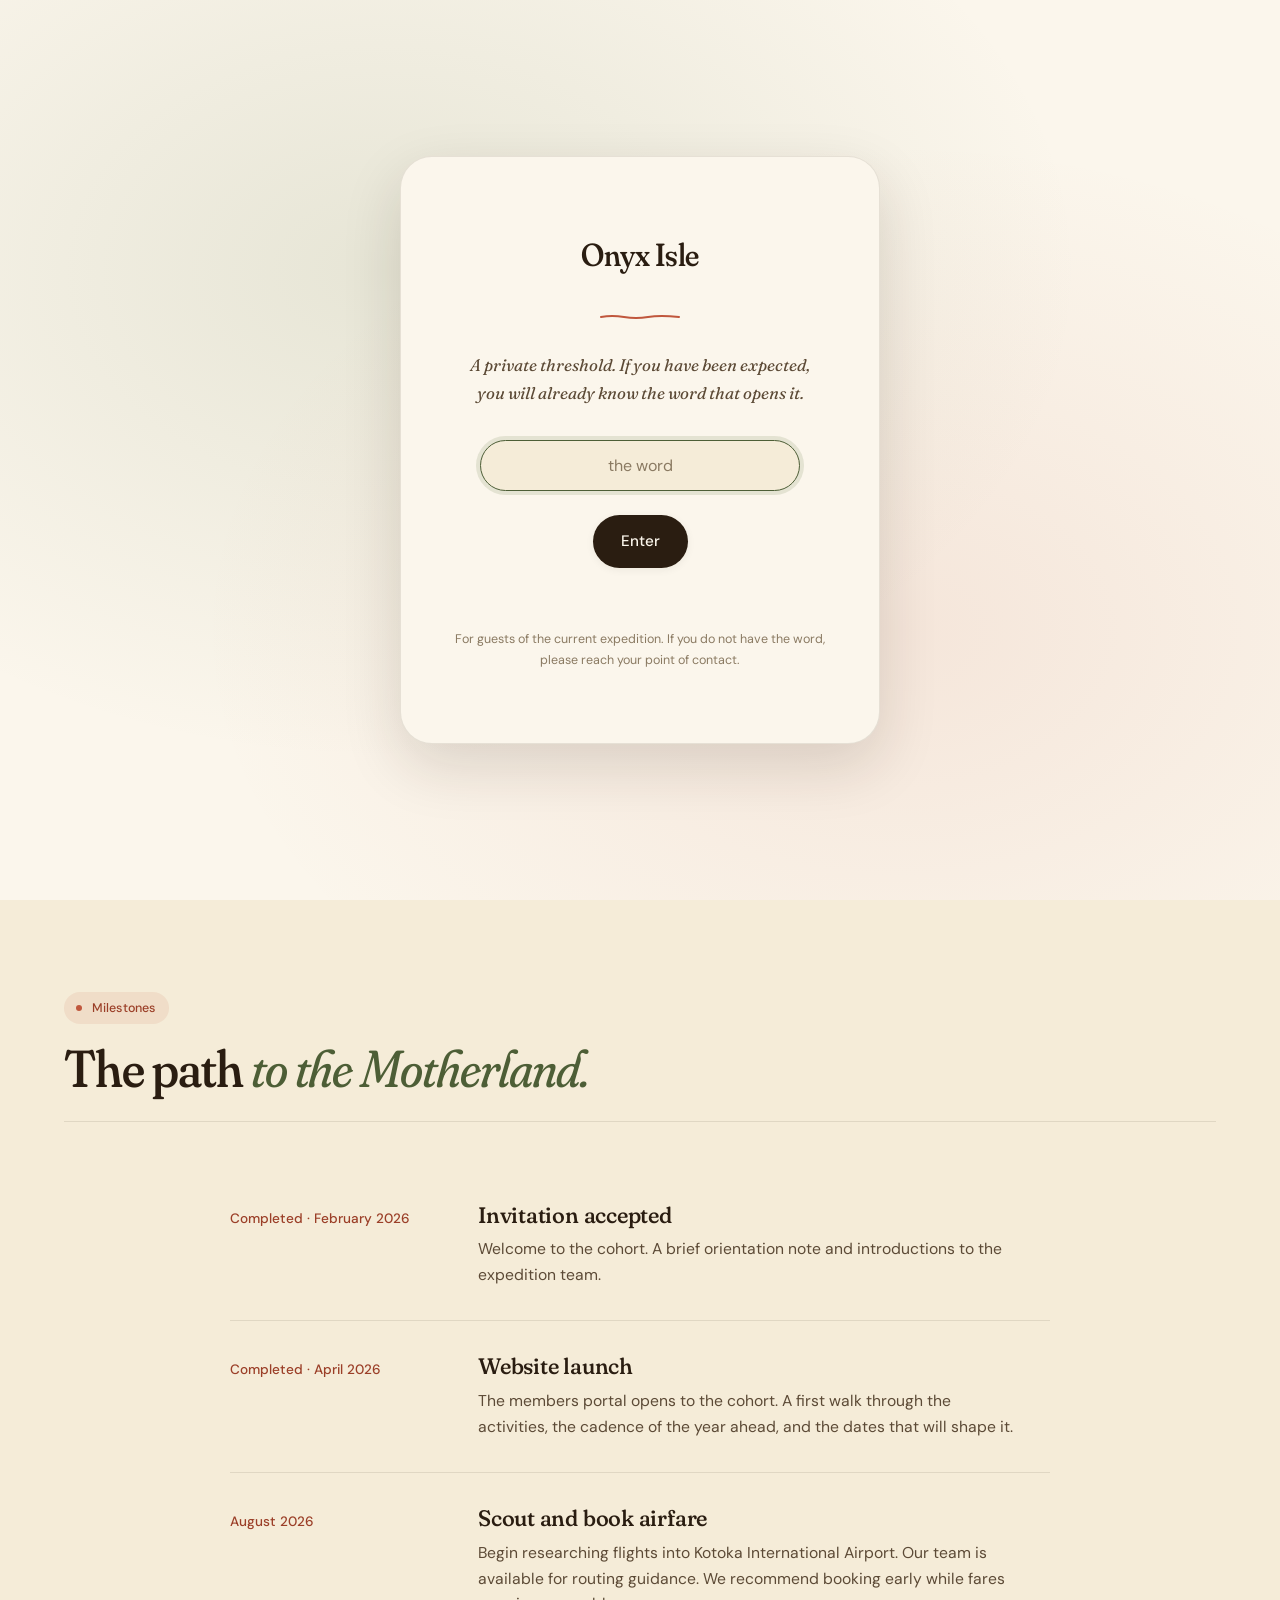
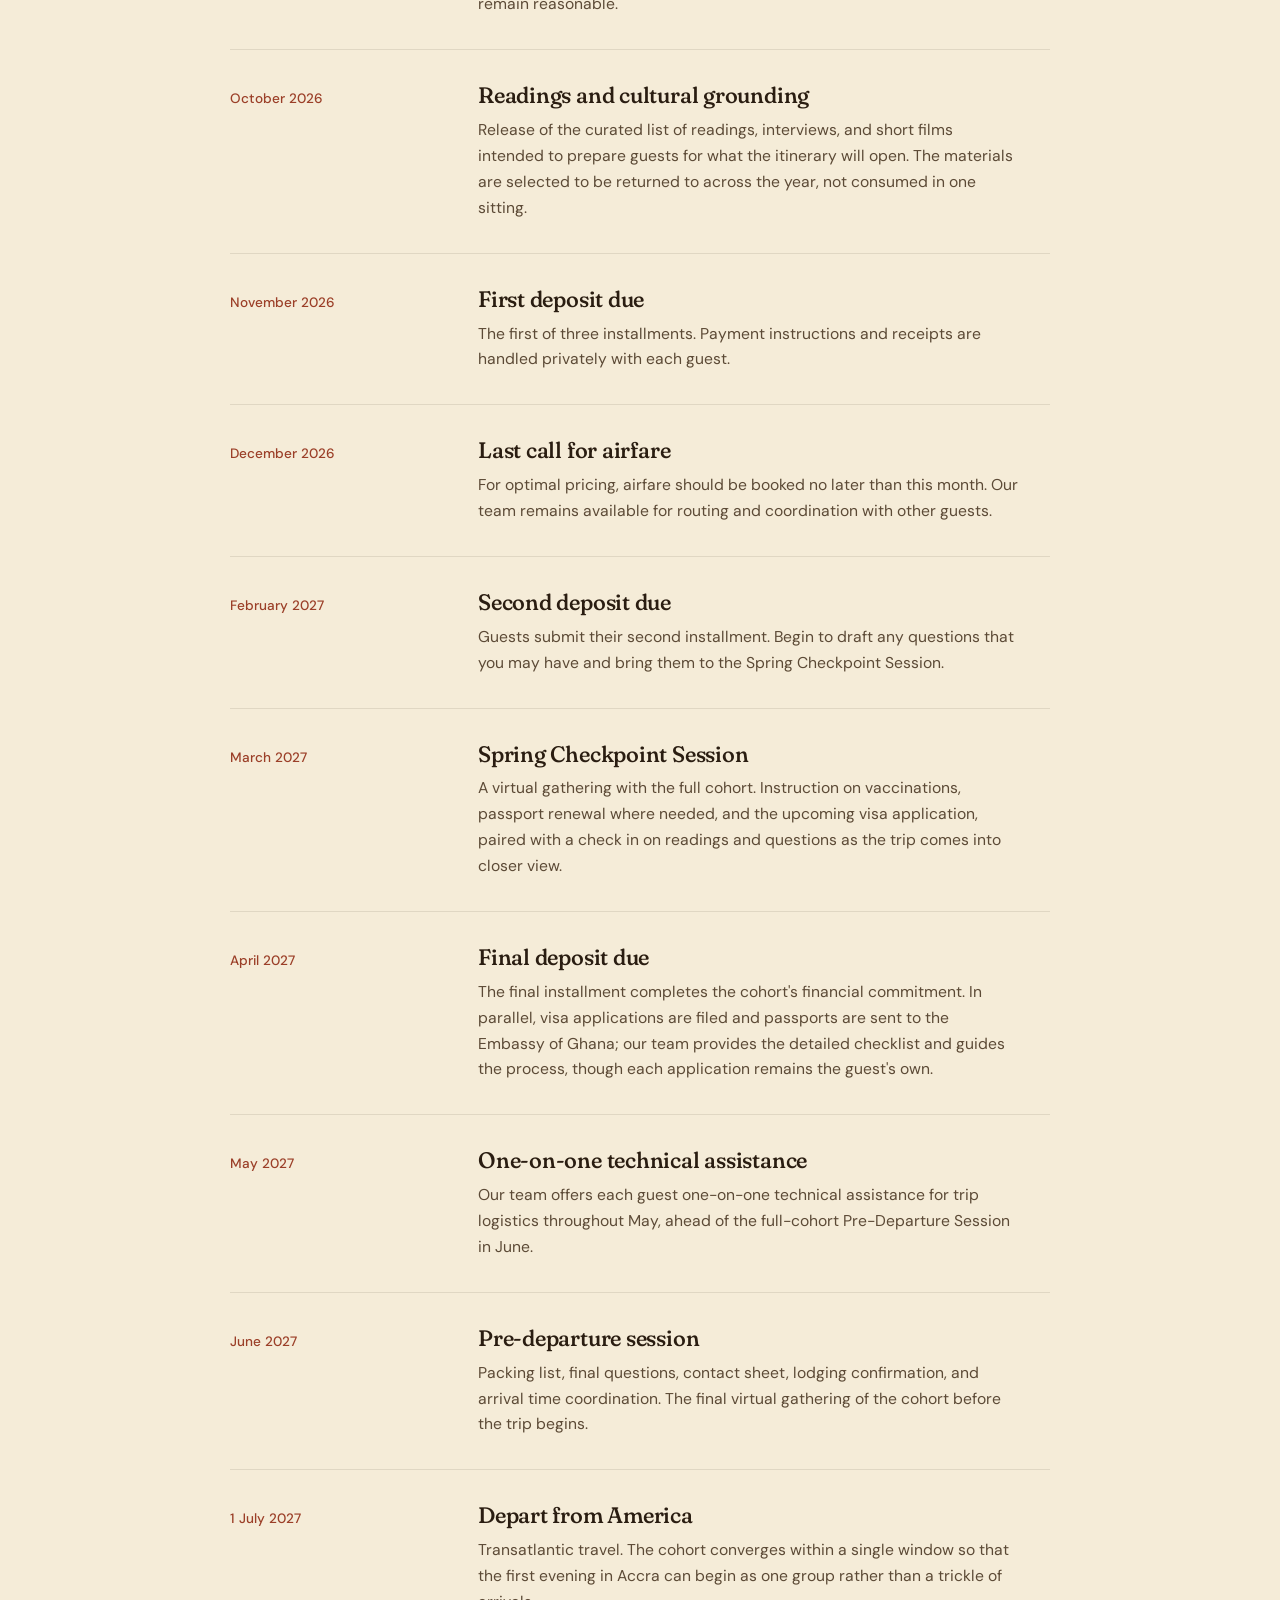
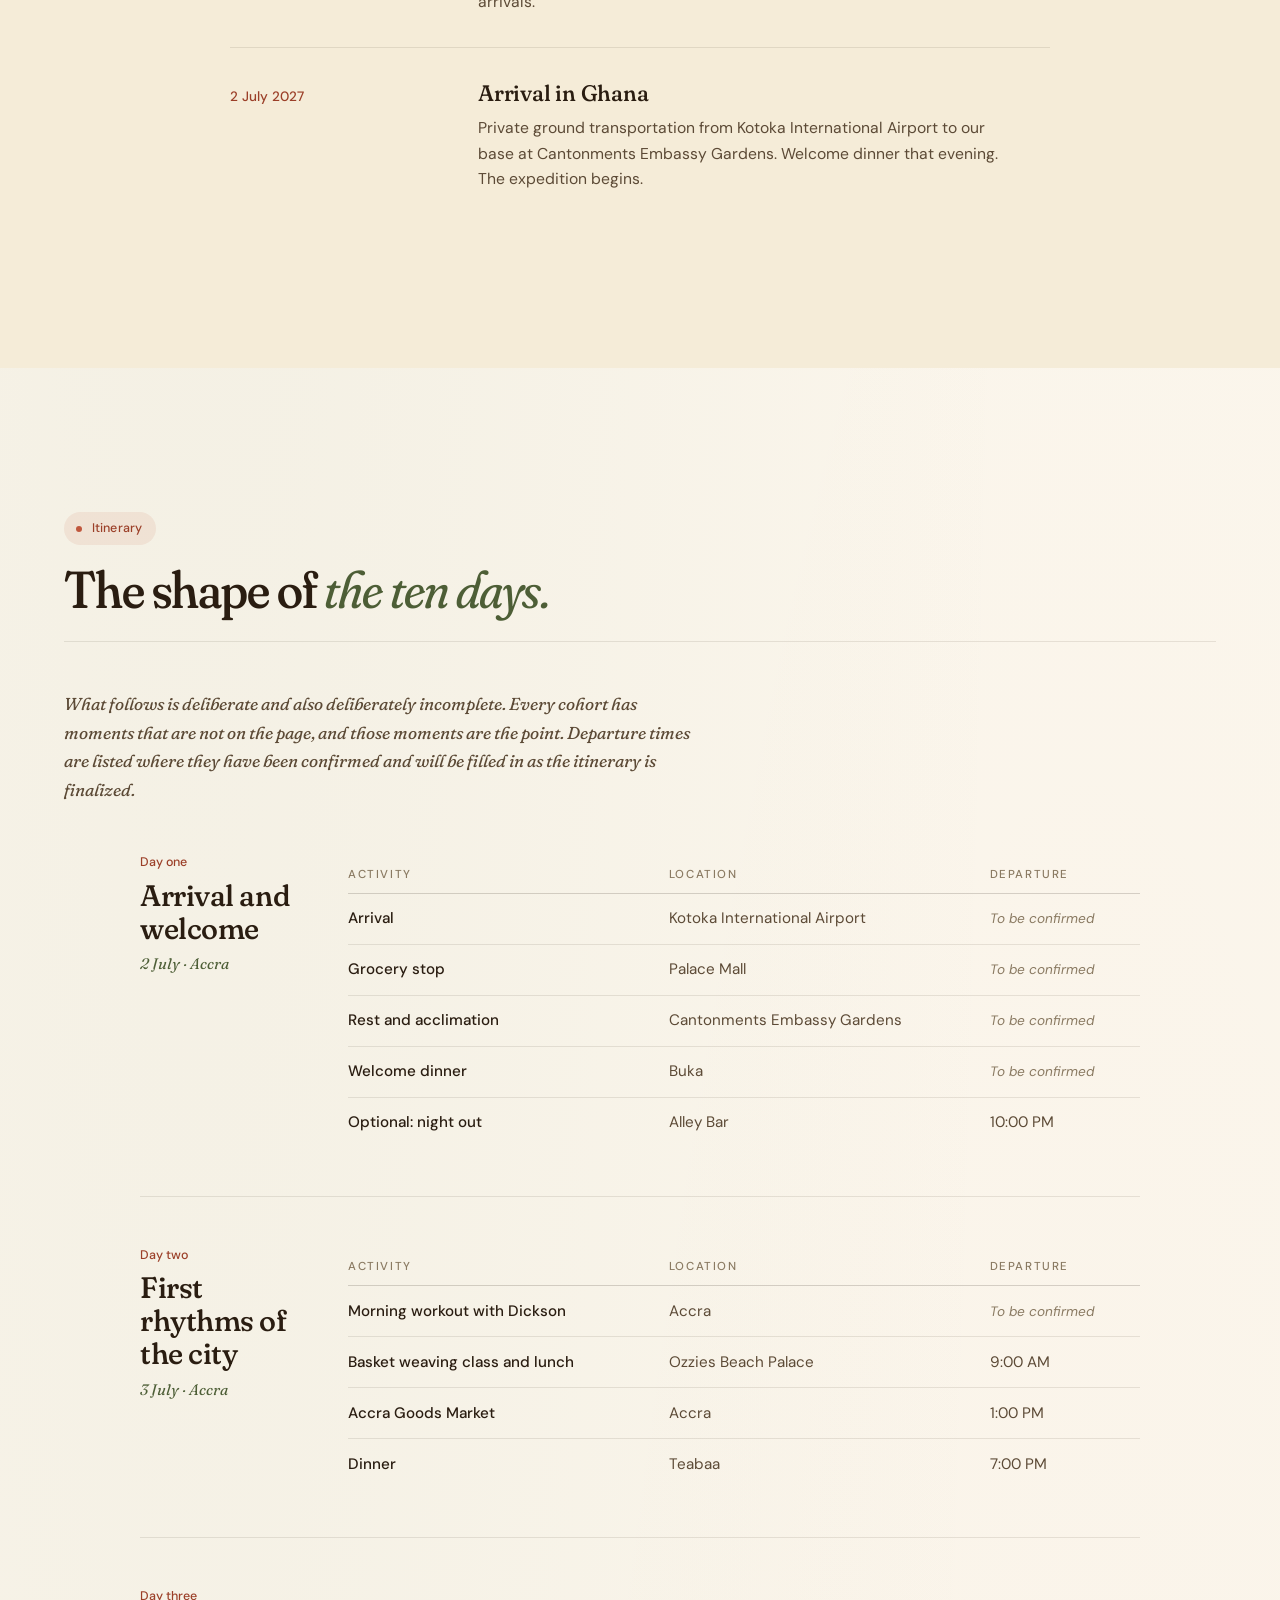
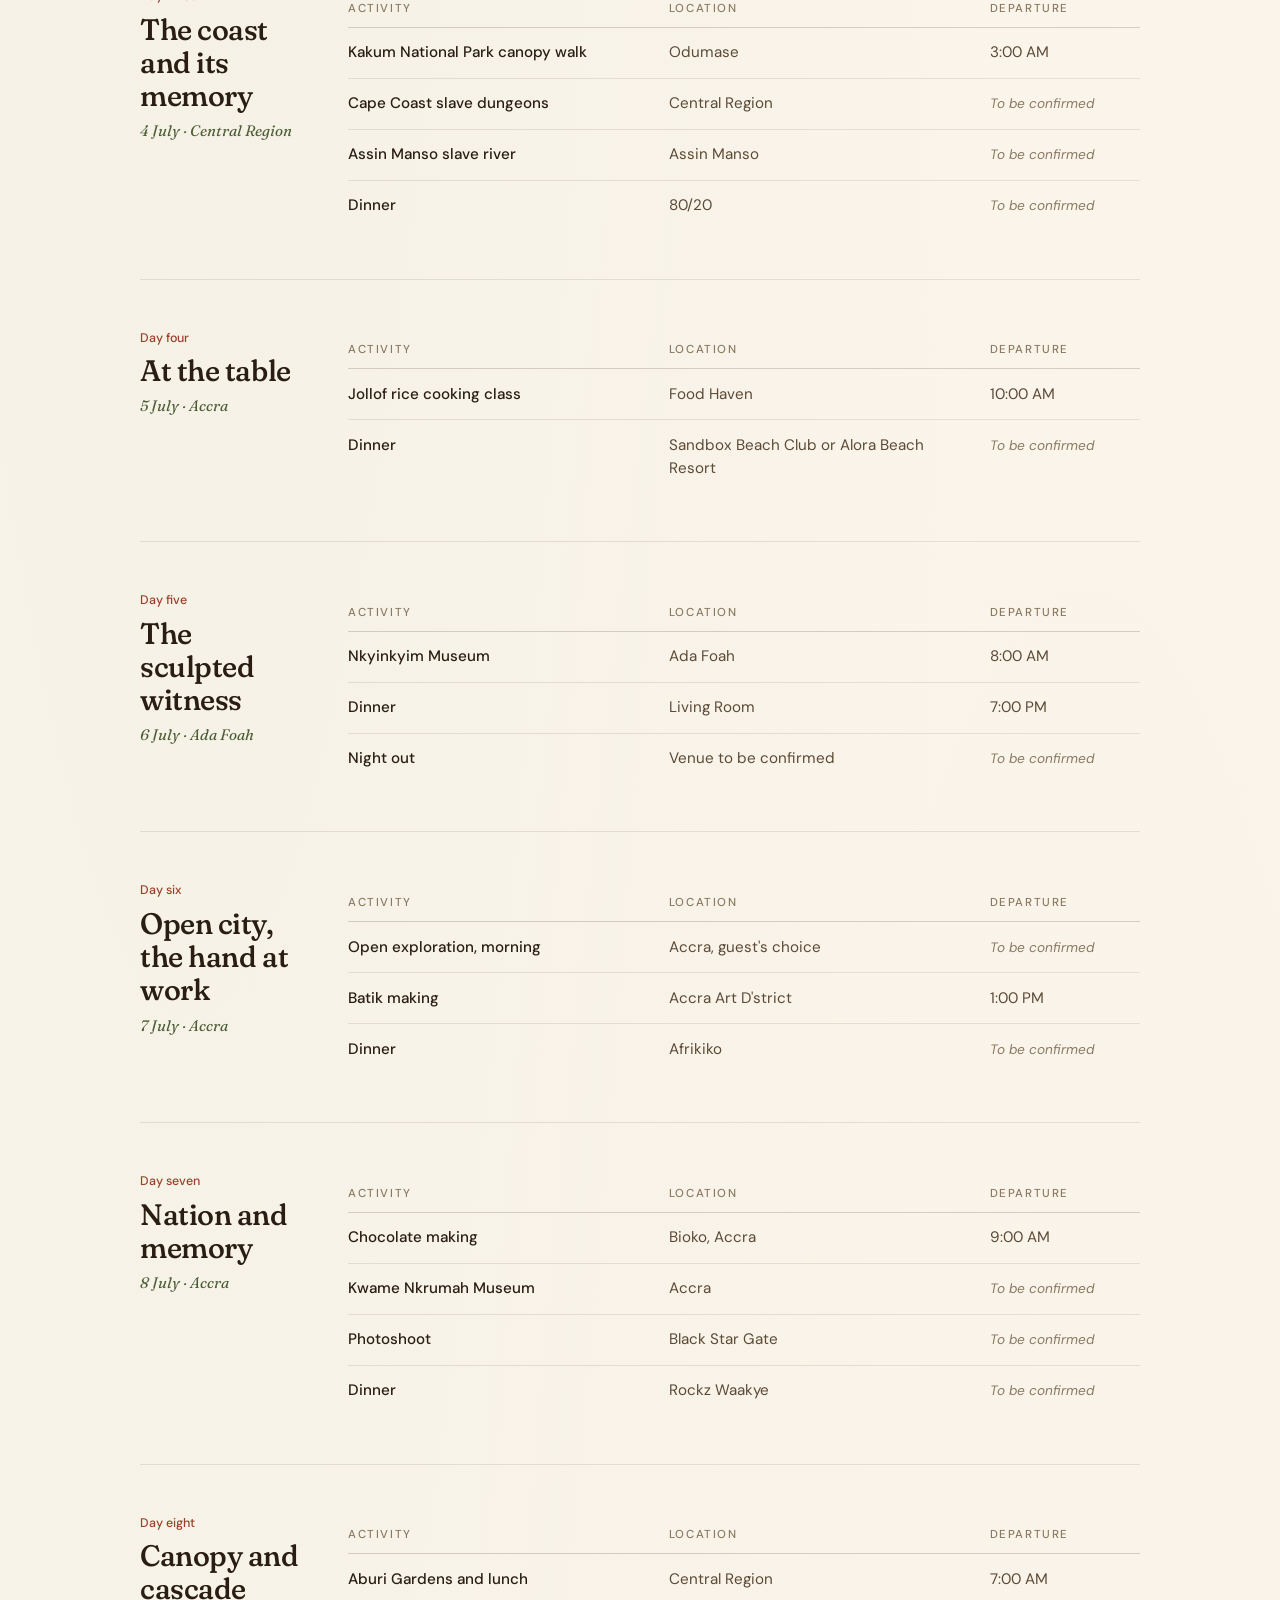
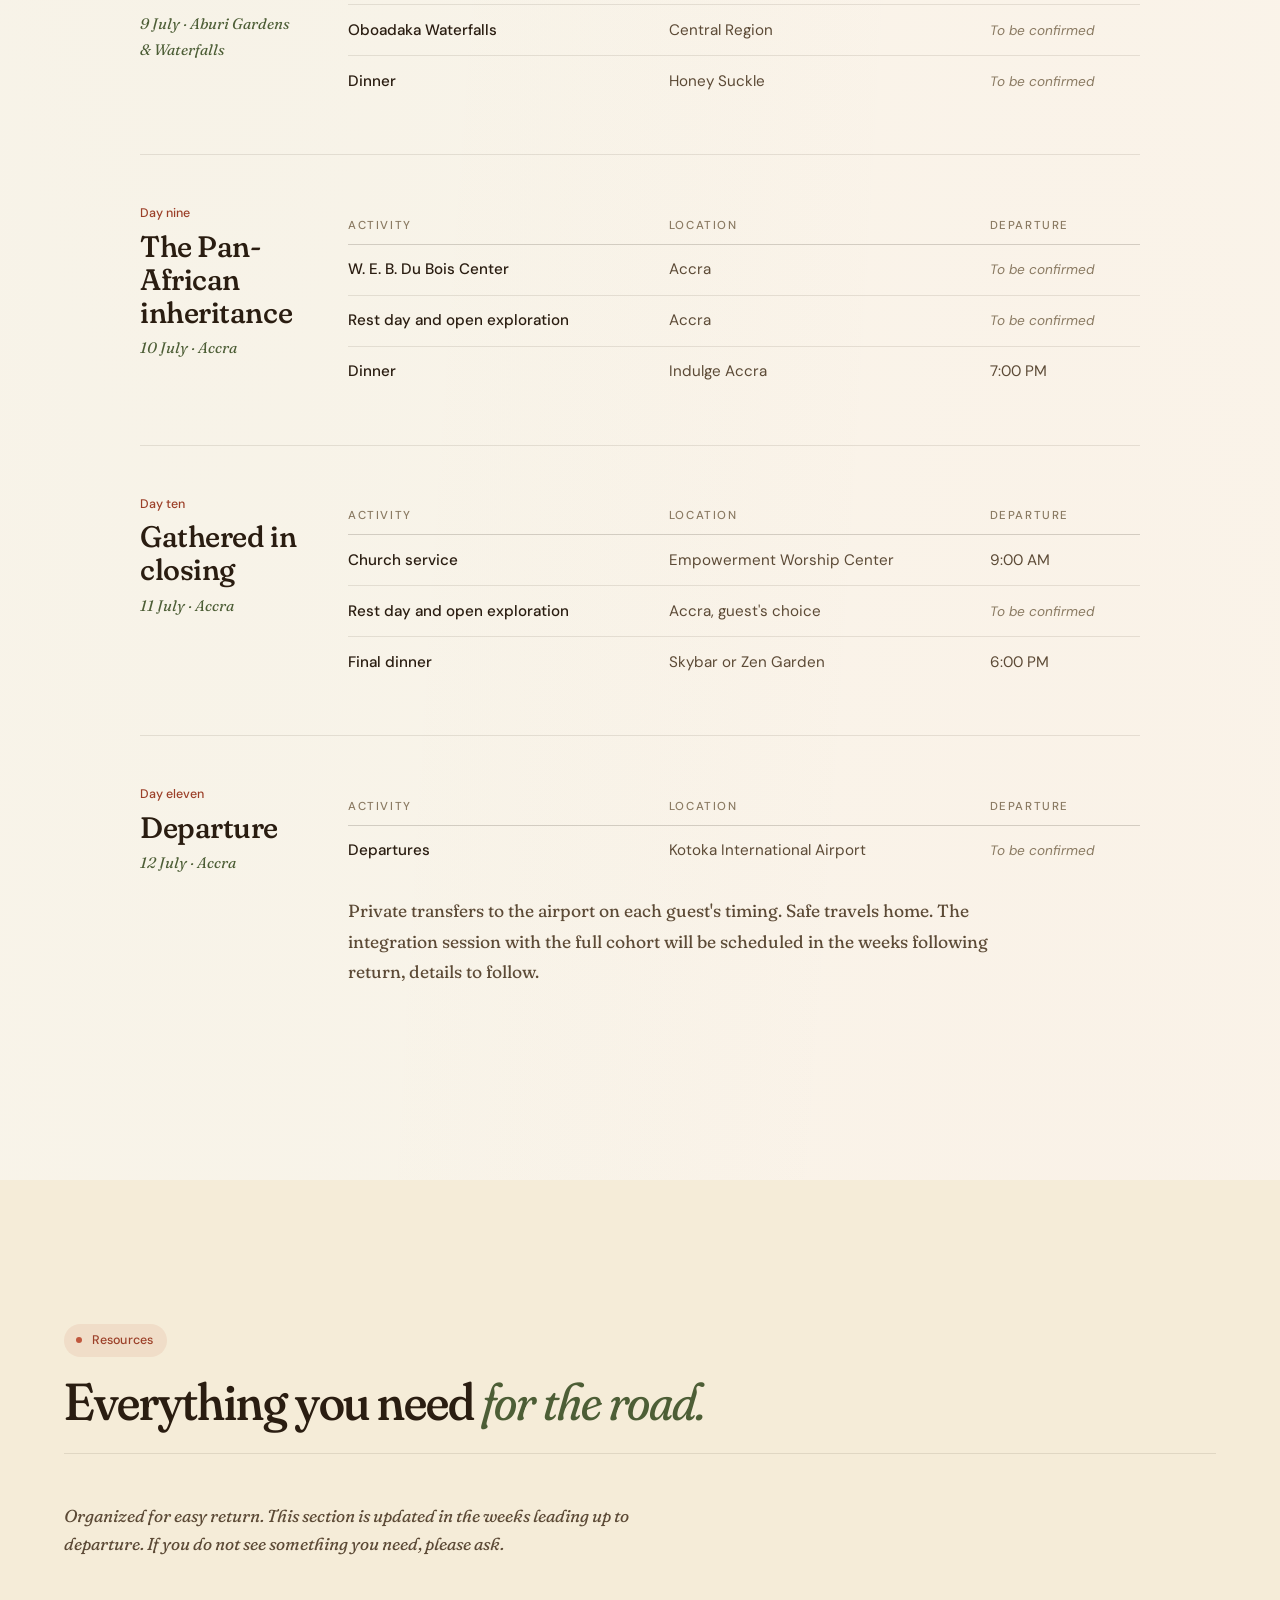
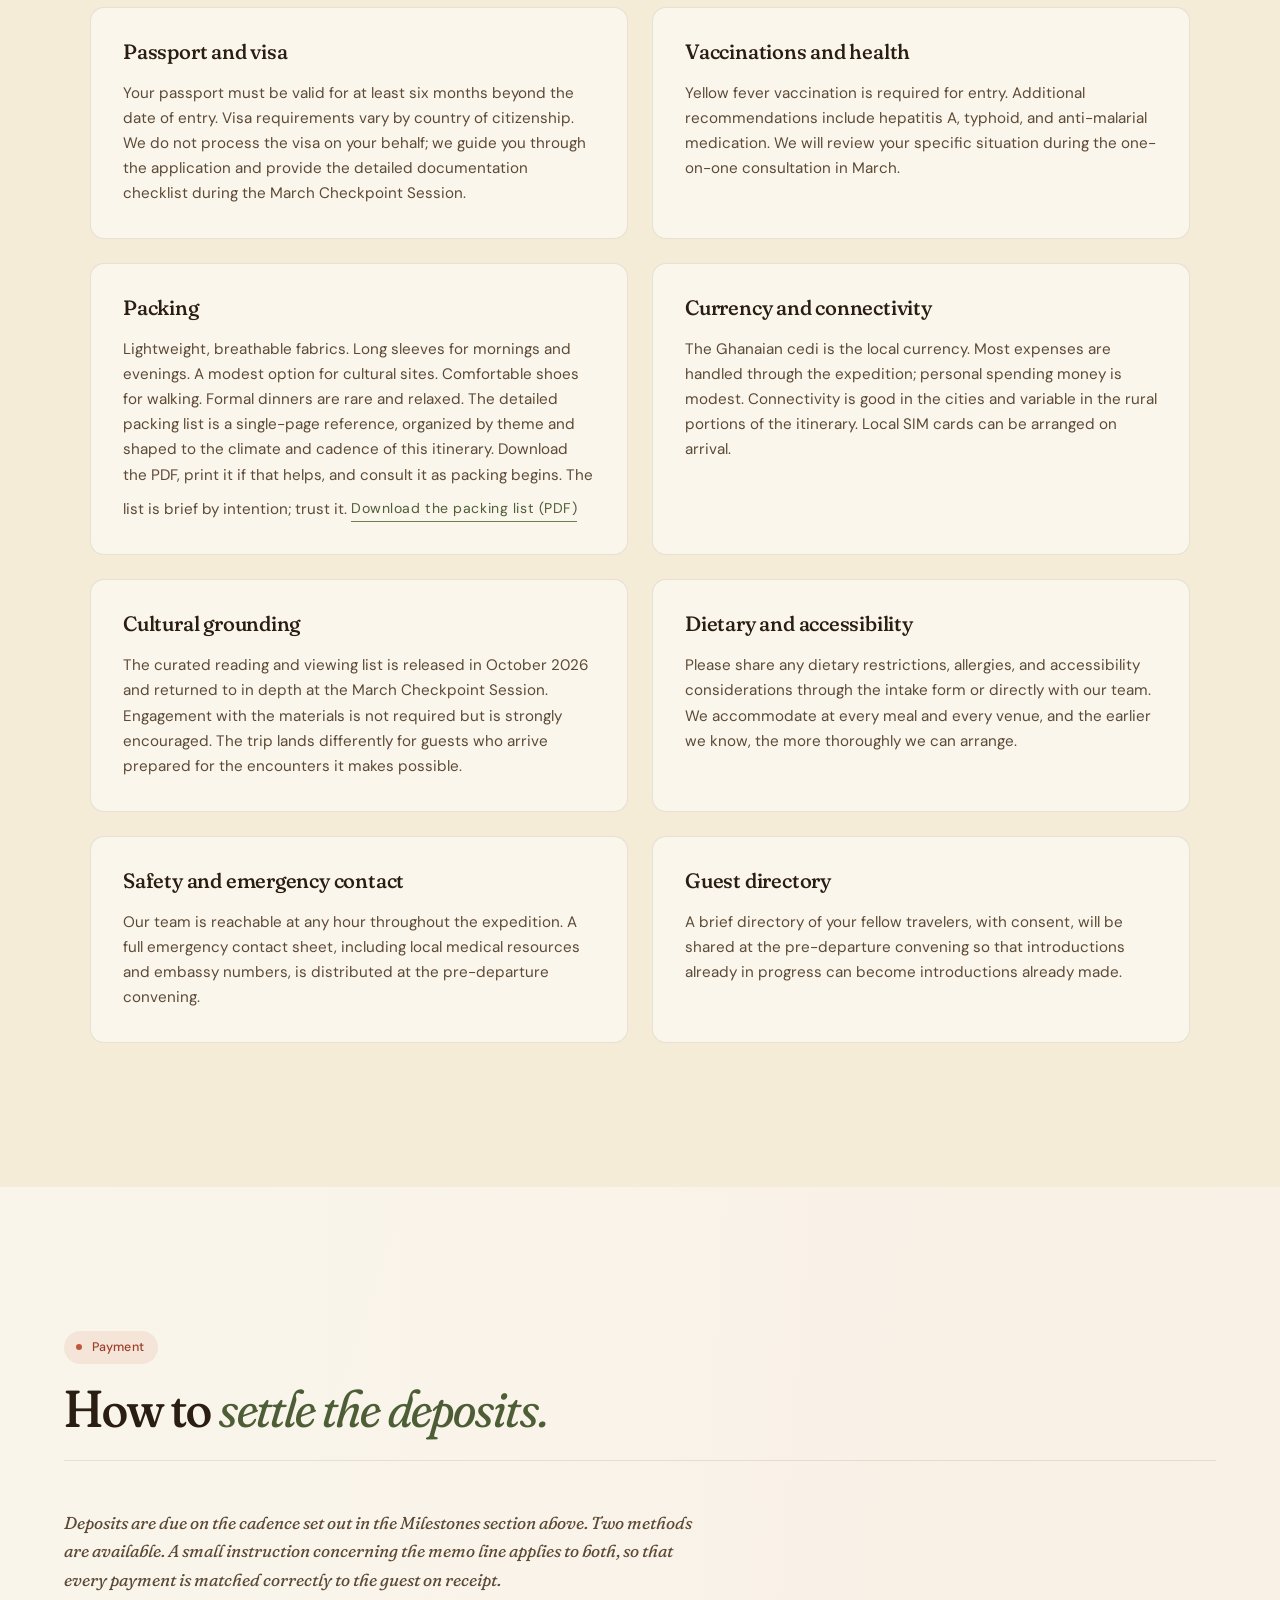
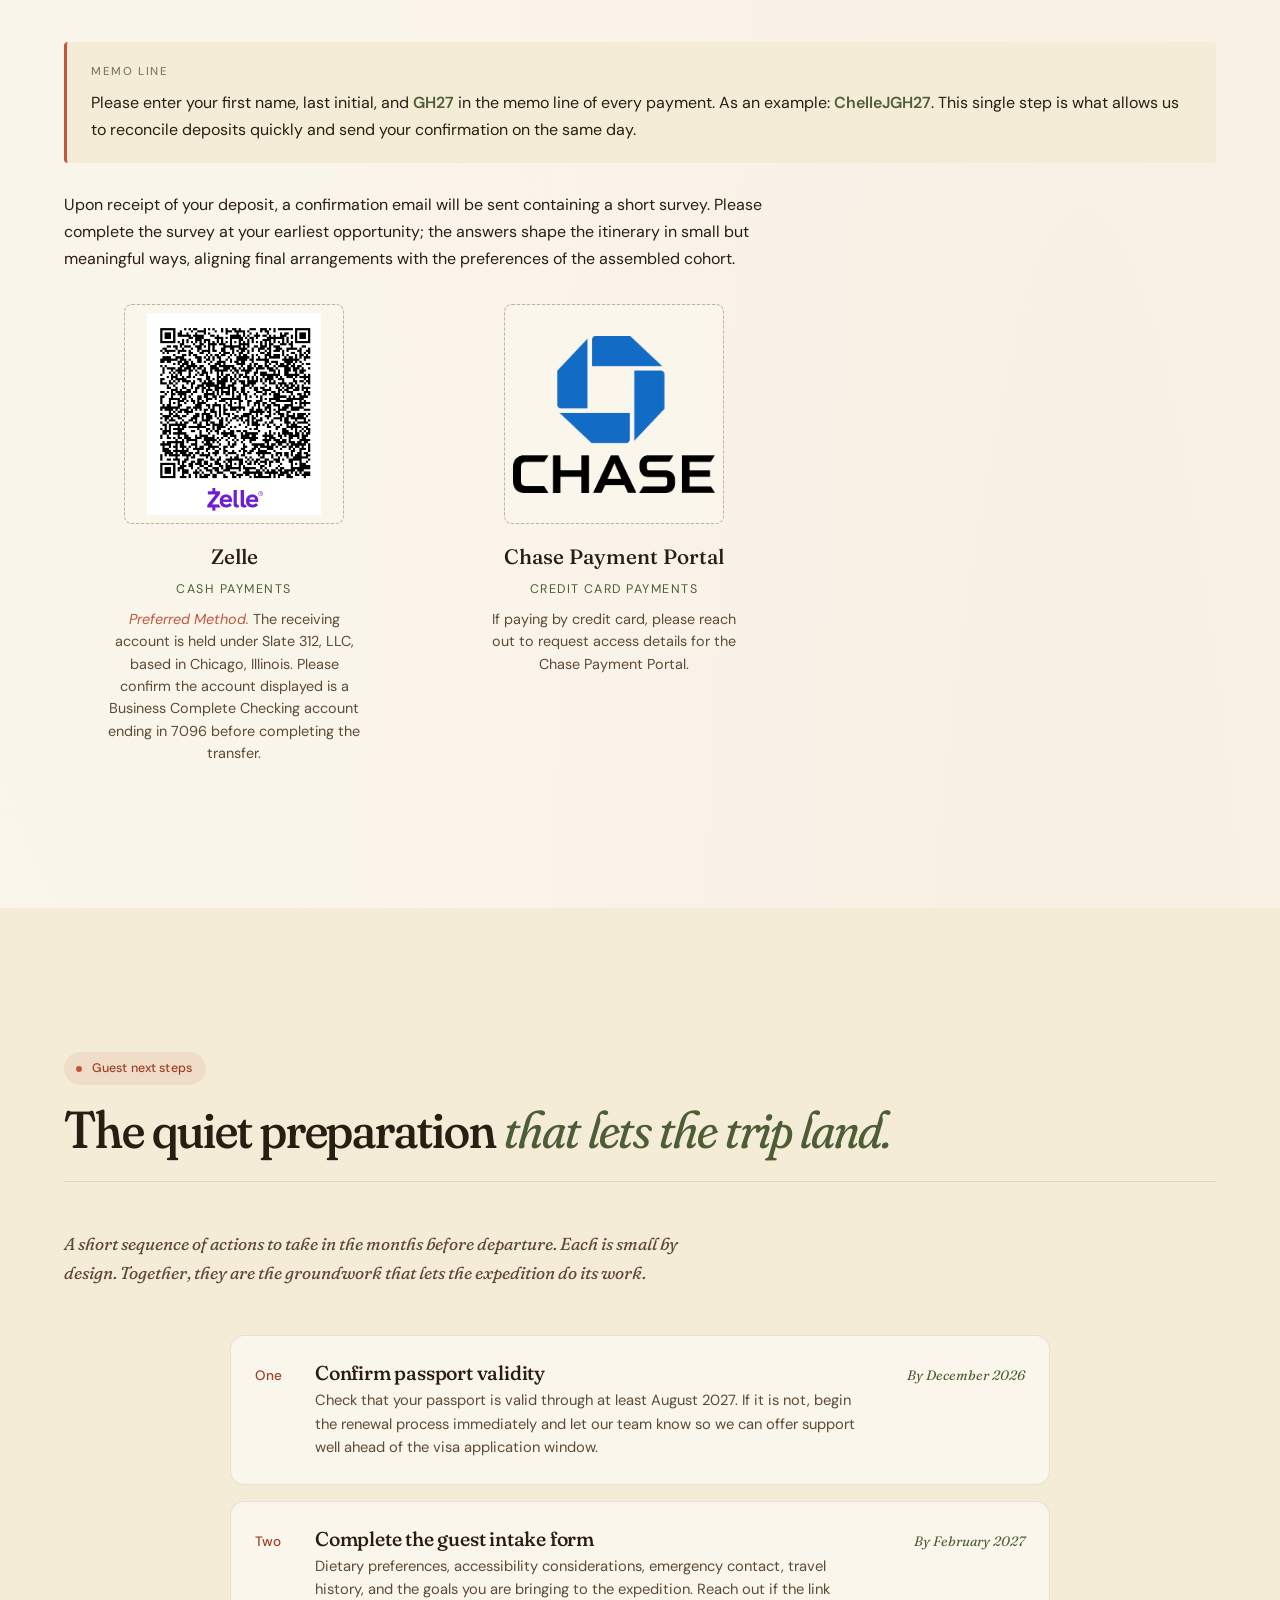
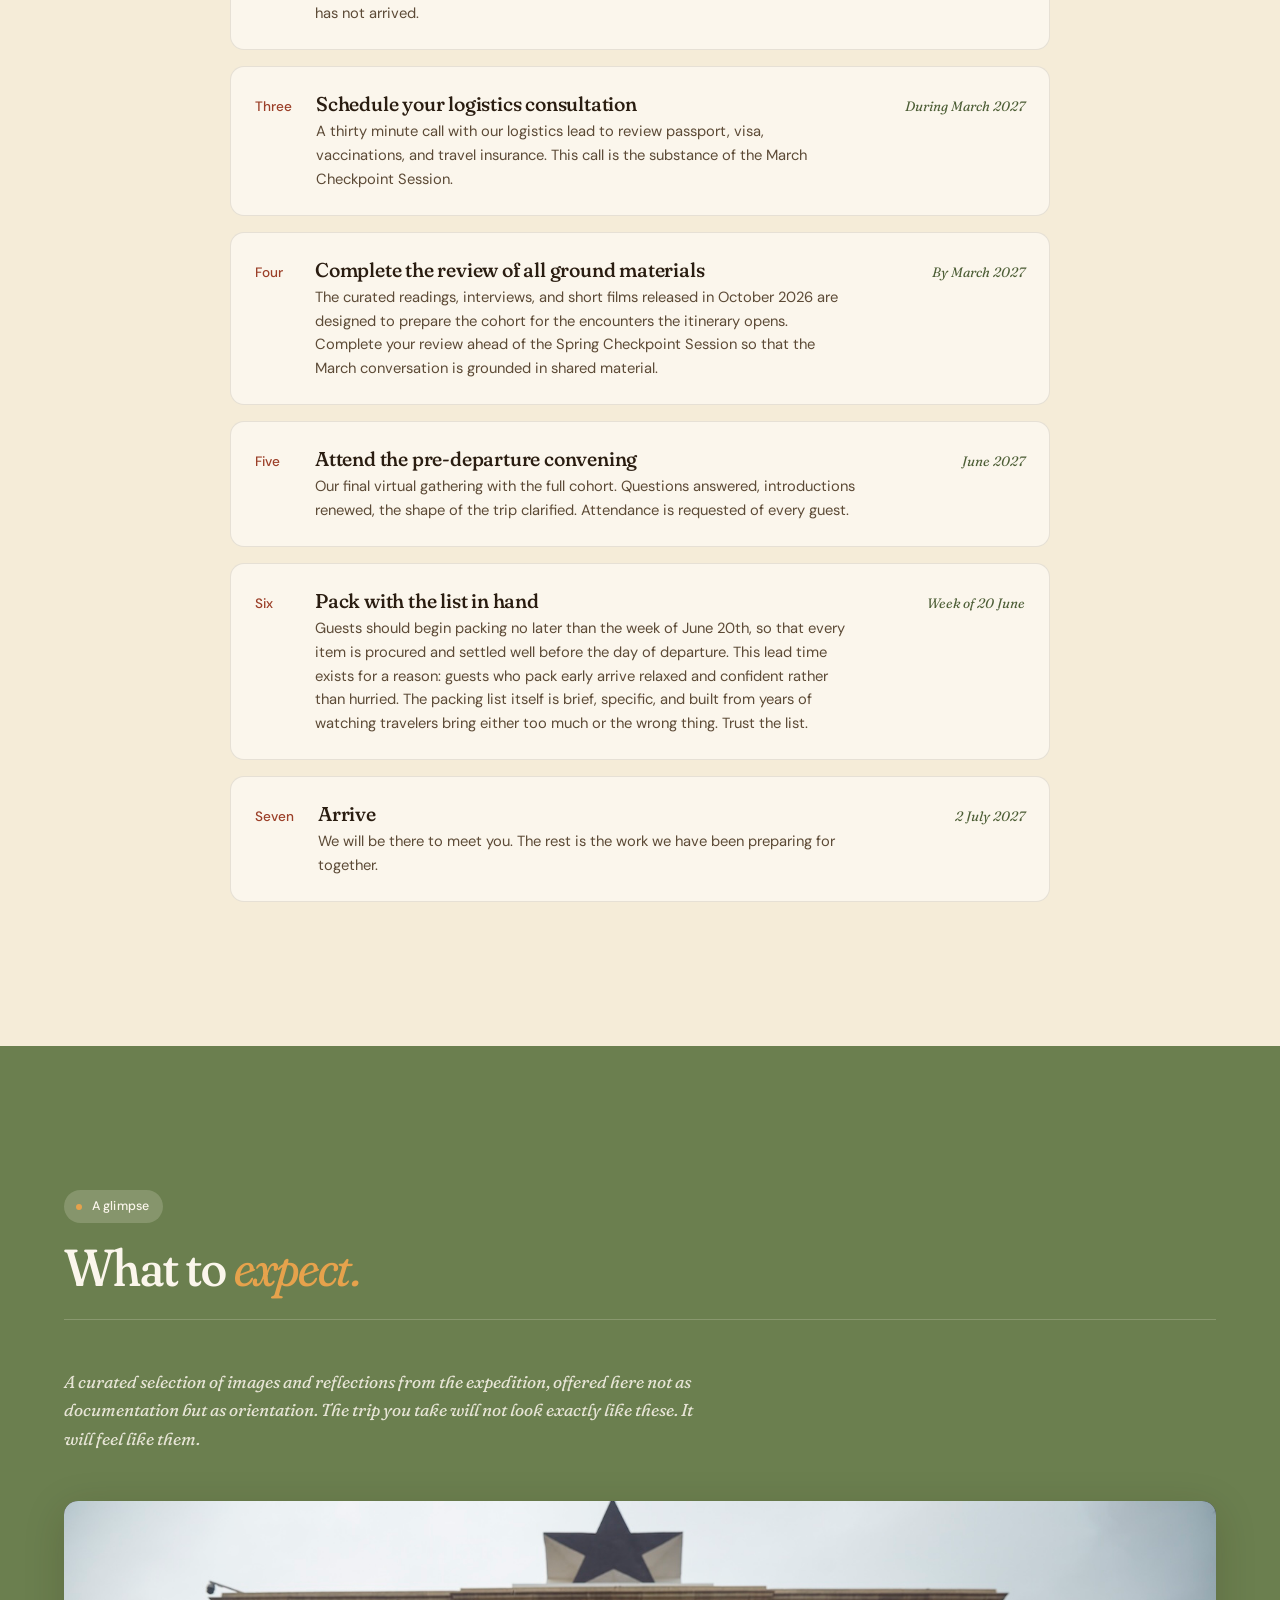
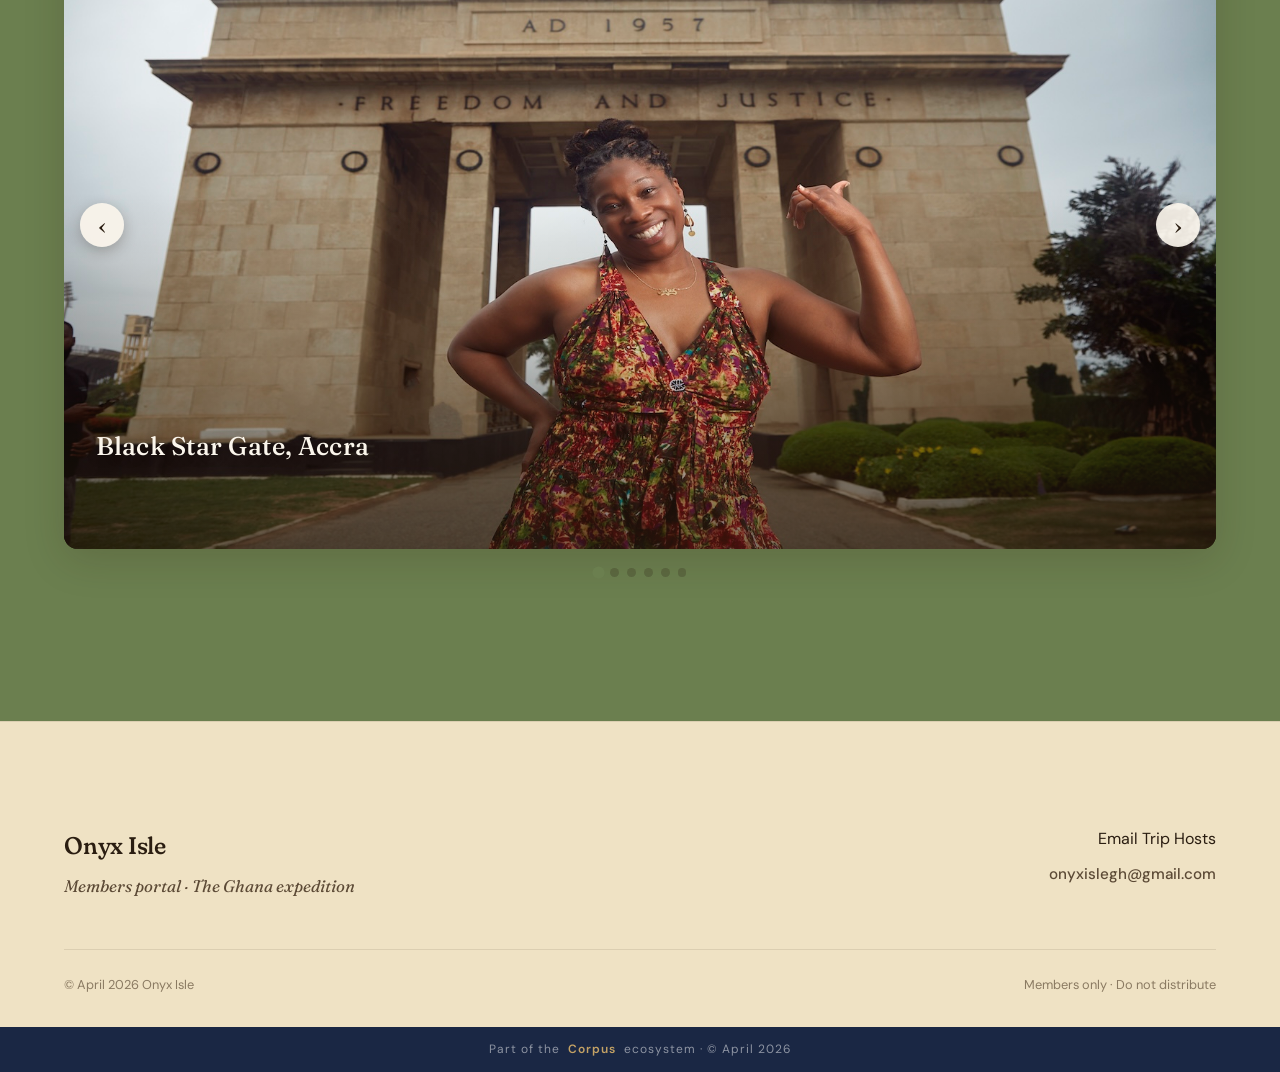
<file: index.html>
<!DOCTYPE html>
<html lang="en">
<head>
  <meta charset="UTF-8" />
  <meta name="viewport" content="width=device-width, initial-scale=1.0" />
  <title>Members Portal · Onyx Isle</title>
  <meta name="description" content="Members portal. Trip details, itinerary, resources, and guest next steps." />
  <meta name="robots" content="noindex" />
  <link rel="preconnect" href="https://fonts.googleapis.com" />
  <link rel="preconnect" href="https://fonts.gstatic.com" crossorigin />
  <link href="https://fonts.googleapis.com/css2?family=Fraunces:ital,opsz,wght@0,9..144,400;0,9..144,500;1,9..144,400;1,9..144,500&family=DM+Sans:opsz,wght@9..40,400;9..40,500&display=swap" rel="stylesheet" />
  <link rel="stylesheet" href="css/style.css" />
  <style>
    /* Scoped itinerary table styles. Lives here, not in style.css,
       so the main stylesheet is unchanged. */
    .day__agenda {
      margin-top: 0.25rem;
      font-family: inherit;
      color: var(--ink);
    }
    .day__agenda-head,
    .day__agenda-row {
      display: grid;
      grid-template-columns: 2fr 2fr 1fr;
      gap: 1.25rem;
      align-items: baseline;
    }
    .day__agenda-head {
      padding: 0.55rem 0;
      border-bottom: 1px solid var(--line);
      font-size: 0.72rem;
      letter-spacing: 0.14em;
      text-transform: uppercase;
      font-weight: 500;
      color: var(--ink-3);
    }
    .day__agenda-row {
      padding: 0.85rem 0;
      border-bottom: 1px solid var(--line-soft);
      font-size: 0.95rem;
      line-height: 1.5;
    }
    .day__agenda-row:last-child {
      border-bottom: none;
    }
    .day__agenda-row .cell-activity {
      color: var(--ink);
      font-weight: 500;
    }
    .day__agenda-row .cell-location,
    .day__agenda-row .cell-time {
      color: var(--ink-2);
    }
    .day__agenda-row .cell-time.unset {
      color: var(--ink-3);
      font-style: italic;
      font-size: 0.85rem;
    }
    @media (max-width: 720px) {
      .day__agenda-head { display: none; }
      .day__agenda-row {
        grid-template-columns: 1fr;
        gap: 0.15rem;
        padding: 0.9rem 0;
      }
      .day__agenda-row .cell-location::before {
        content: "at ";
        color: var(--ink-3);
      }
      .day__agenda-row .cell-time:not(:empty)::before {
        content: "Departs ";
        color: var(--ink-3);
      }
    }

    /* ---------- Carousel (glimpse section) ---------- */
    .carousel {
      position: relative;
      margin: 1.5rem 0 0;
    }
    .carousel__viewport {
      position: relative;
      width: 100%;
      aspect-ratio: 16 / 9;
      overflow: hidden;
      border-radius: 14px;
      background: var(--ink);
      box-shadow: 0 10px 40px rgba(42, 29, 17, 0.18);
    }
    .carousel__slide {
      position: absolute;
      inset: 0;
      opacity: 0;
      transition: opacity 0.55s ease;
      pointer-events: none;
    }
    .carousel__slide.is-active {
      opacity: 1;
      pointer-events: auto;
    }
    .carousel__image {
      position: absolute;
      inset: 0;
      background-size: cover;
      background-position: center;
    }
    .carousel__overlay {
      position: absolute;
      inset: 0;
      display: flex;
      flex-direction: column;
      justify-content: flex-end;
      padding: 1.75rem 2rem;
      color: var(--paper);
      background: linear-gradient(
        to top,
        rgba(42, 29, 17, 0.60) 0%,
        rgba(42, 29, 17, 0.20) 28%,
        transparent 55%
      );
      transition: background 0.35s ease;
    }
    .carousel__slide:hover .carousel__overlay,
    .carousel__slide.show-caption .carousel__overlay {
      background: linear-gradient(
        to top,
        rgba(42, 29, 17, 0.88) 0%,
        rgba(42, 29, 17, 0.55) 40%,
        rgba(42, 29, 17, 0.15) 72%,
        transparent 100%
      );
    }
    .carousel__title {
      font-family: 'Fraunces', Georgia, serif;
      font-weight: 500;
      font-size: clamp(1.15rem, 2.2vw, 1.6rem);
      line-height: 1.2;
      letter-spacing: 0.005em;
      color: var(--paper);
      text-shadow: 0 1px 12px rgba(0, 0, 0, 0.35);
    }
    .carousel__caption {
      font-family: 'DM Sans', system-ui, sans-serif;
      font-size: 0.95rem;
      line-height: 1.6;
      color: rgba(251, 246, 236, 0.92);
      max-width: 60ch;
      margin-top: 0.7rem;
      opacity: 0;
      transform: translateY(8px);
      transition: opacity 0.35s ease, transform 0.35s ease;
    }
    .carousel__slide:hover .carousel__caption,
    .carousel__slide.show-caption .carousel__caption {
      opacity: 1;
      transform: translateY(0);
    }
    .carousel__nav {
      position: absolute;
      top: 50%;
      transform: translateY(-50%);
      width: 2.75rem;
      height: 2.75rem;
      border-radius: 50%;
      background: rgba(251, 246, 236, 0.92);
      border: none;
      color: var(--ink);
      font-family: 'Fraunces', serif;
      font-size: 1.6rem;
      line-height: 1;
      cursor: pointer;
      transition: background 0.2s ease, transform 0.2s ease, box-shadow 0.2s ease;
      z-index: 3;
      display: flex;
      align-items: center;
      justify-content: center;
      box-shadow: 0 4px 14px rgba(42, 29, 17, 0.25);
    }
    .carousel__nav:hover {
      background: var(--paper);
      transform: translateY(-50%) scale(1.06);
      box-shadow: 0 6px 18px rgba(42, 29, 17, 0.35);
    }
    .carousel__nav:focus-visible {
      outline: 2px solid var(--sage);
      outline-offset: 3px;
    }
    .carousel__nav--prev { left: 1rem; }
    .carousel__nav--next { right: 1rem; }
    .carousel__dots {
      display: flex;
      justify-content: center;
      gap: 0.5rem;
      margin-top: 1.15rem;
    }
    .carousel__dot {
      width: 0.55rem;
      height: 0.55rem;
      border-radius: 50%;
      border: none;
      background: rgba(42, 29, 17, 0.22);
      cursor: pointer;
      padding: 0;
      transition: background 0.2s ease, transform 0.2s ease;
    }
    .carousel__dot.is-active {
      background: var(--sage);
      transform: scale(1.35);
    }
    .carousel__dot:hover:not(.is-active) {
      background: rgba(42, 29, 17, 0.42);
    }
    .carousel__dot:focus-visible {
      outline: 2px solid var(--sage);
      outline-offset: 3px;
    }
    @media (max-width: 640px) {
      .carousel__overlay { padding: 1.25rem 1.25rem; }
      .carousel__caption { font-size: 0.85rem; }
      .carousel__nav { width: 2.25rem; height: 2.25rem; font-size: 1.25rem; }
      .carousel__nav--prev { left: 0.5rem; }
      .carousel__nav--next { right: 0.5rem; }
    }

    /* ---------- Payment section ---------- */
    .payment-memo {
      background: var(--paper-2);
      border-left: 3px solid var(--clay);
      padding: 1.25rem 1.5rem;
      margin: 1.5rem 0 1.75rem;
      border-radius: 4px;
    }
    .payment-memo__label {
      font-family: 'DM Sans', system-ui, sans-serif;
      font-size: 0.72rem;
      letter-spacing: 0.14em;
      text-transform: uppercase;
      color: var(--ink-3);
      margin-bottom: 0.55rem;
      font-weight: 500;
    }
    .payment-memo__body {
      font-size: 1rem;
      line-height: 1.65;
      color: var(--ink);
      margin: 0;
    }
    .payment-memo__body strong {
      font-weight: 600;
      color: var(--sage-deep);
    }
    .payment-body {
      font-size: 1rem;
      line-height: 1.7;
      color: var(--ink);
      max-width: 65ch;
      margin: 0 0 2rem;
    }
    .payment-methods {
      display: grid;
      grid-template-columns: repeat(2, 1fr);
      gap: 2.5rem;
      margin-top: 1.5rem;
      max-width: 720px;
    }
    .payment-method {
      display: flex;
      flex-direction: column;
      align-items: center;
      text-align: center;
    }
    .payment-method__qr {
      width: 100%;
      max-width: 220px;
      aspect-ratio: 1;
      background: var(--paper-2);
      border: 1px dashed rgba(42, 29, 17, 0.28);
      border-radius: 8px;
      display: flex;
      align-items: center;
      justify-content: center;
      margin-bottom: 1rem;
      position: relative;
      overflow: hidden;
    }
    .payment-method__qr-img {
      position: absolute;
      inset: 0;
      width: 100%;
      height: 100%;
      object-fit: contain;
      padding: 0.5rem;
      background: var(--paper);
      border-radius: 7px;
    }
    .payment-method__qr-label {
      font-family: 'DM Sans', system-ui, sans-serif;
      font-size: 0.72rem;
      letter-spacing: 0.14em;
      text-transform: uppercase;
      color: var(--ink-3);
    }
    .payment-method__name {
      font-family: 'Fraunces', Georgia, serif;
      font-size: 1.3rem;
      color: var(--ink);
      margin-bottom: 0.25rem;
      font-weight: 500;
    }
    .payment-method__type {
      font-family: 'DM Sans', system-ui, sans-serif;
      font-size: 0.78rem;
      letter-spacing: 0.12em;
      text-transform: uppercase;
      color: var(--sage-deep);
      margin-bottom: 0.55rem;
    }
    .payment-method__note {
      font-size: 0.9rem;
      line-height: 1.55;
      color: var(--ink-2);
      max-width: 260px;
    }
    .payment-method__note em {
      color: var(--clay);
      font-style: italic;
    }
    @media (max-width: 640px) {
      .payment-methods {
        grid-template-columns: 1fr;
        gap: 2.25rem;
      }
    }

    /* ---------- Resource link (packing list) ---------- */
    .resource__link {
      display: inline-block;
      margin-top: 0.6rem;
      font-family: 'DM Sans', system-ui, sans-serif;
      font-size: 0.88rem;
      letter-spacing: 0.04em;
      color: var(--sage-deep);
      border-bottom: 1px solid var(--sage);
      padding-bottom: 1px;
      transition: color 0.2s ease, border-color 0.2s ease;
    }
    .resource__link:hover {
      color: var(--clay);
      border-color: var(--clay);
    }

    /* ---------- Glimpse section eyebrow contrast fix ---------- */
    /* The base .eyebrow renders terracotta on the sage background,
       which has poor contrast. Apply the same paper-on-sage treatment
       already established by .jade .eyebrow in style.css. */
    .portal-section--jade .eyebrow {
      color: var(--paper);
      background: rgba(251, 246, 236, 0.18);
    }
    .portal-section--jade .eyebrow::before {
      background: var(--sun);
    }
  </style>
</head>
<body>

  <div class="gate">
    <div class="gate__inner">
      <div class="gate__mark">Onyx Isle</div>
      <div class="gate__line"></div>
      <p class="gate__welcome">
        A private threshold. If you have been expected, you will already
        know the word that opens it.
      </p>
      <form class="gate__form">
        <input
          type="password"
          class="gate__input"
          placeholder="the word"
          autocomplete="off"
          autofocus
        />
        <button type="submit" class="gate__submit">Enter</button>
        <p class="gate__error" aria-live="polite"></p>
      </form>
      <p class="gate__hint">
        For guests of the current expedition. If you do not have the
        word, please reach your point of contact.
      </p>
    </div>
  </div>

  <nav class="portal-nav">
    <div>
      <div class="portal-nav__brand">Onyx Isle</div>
      <div class="portal-nav__trip">
        <em>The Ghana expedition · July 2027</em>
      </div>
    </div>
    <ul class="portal-nav__links">
      <li><a href="#overview">Overview</a></li>
      <li><a href="#milestones">Milestones</a></li>
      <li><a href="#itinerary">Itinerary</a></li>
      <li><a href="#resources">Resources</a></li>
      <li><a href="#payment">Payment</a></li>
      <li><a href="#next-steps">Next steps</a></li>
      <li><a href="#glimpse">Glimpse</a></li>
    </ul>
  </nav>

  <section class="portal-hero" id="overview">
    <div class="portal-hero__inner">
      <div class="portal-hero__eyebrow">July 2027 · Accra, Ghana</div>
      <h1 class="portal-hero__title">
        The Ghana<br /><span class="italic">expedition.</span>
      </h1>
      <div class="portal-hero__meta">
        <div>
          <div class="portal-hero__meta-label">Destination</div>
          <div class="portal-hero__meta-value">Accra</div>
        </div>
        <div>
          <div class="portal-hero__meta-label">Dates</div>
          <div class="portal-hero__meta-value">2 July to 12 July 2027</div>
        </div>
        <div>
          <div class="portal-hero__meta-label">Duration</div>
          <div class="portal-hero__meta-value">10 Full Days, the 11th Day Reserved for Departure</div>
        </div>
        <div>
          <div class="portal-hero__meta-label">Lodging</div>
          <div class="portal-hero__meta-value">Cantonments Embassy Gardens</div>
        </div>
        <div>
          <div class="portal-hero__meta-label">Cohort</div>
          <div class="portal-hero__meta-value">Friends and family, by invitation only</div>
        </div>
      </div>
      <p class="portal-hero__intro">
        What follows is everything a guest needs to know before arrival.
        It is designed to be read in order or returned to as the trip
        approaches. Milestones are updated as they are reached.
        Resources continue to be added in the weeks leading up to
        departure.
      </p>
    </div>
  </section>

  <section class="portal-section portal-section--light" id="milestones">
    <div class="portal-section__head">
      <div class="eyebrow">Milestones</div>
      <h2 class="portal-section__title">
        The path <span class="italic">to the Motherland.</span>
      </h2>
    </div>
    <div class="portal-section__inner">
      <div class="milestones">

        <div class="milestone">
          <div class="milestone__when">Completed · February 2026</div>
          <div>
            <h3 class="milestone__title">Invitation accepted</h3>
            <p class="milestone__desc">
              Welcome to the cohort. A brief orientation note and
              introductions to the expedition team.
            </p>
          </div>
        </div>

        <div class="milestone">
          <div class="milestone__when">Completed · April 2026</div>
          <div>
            <h3 class="milestone__title">Website launch</h3>
            <p class="milestone__desc">
              The members portal opens to the cohort. A first walk
              through the activities, the cadence of the year ahead,
              and the dates that will shape it.
            </p>
          </div>
        </div>

        <div class="milestone">
          <div class="milestone__when">August 2026</div>
          <div>
            <h3 class="milestone__title">Scout and book airfare</h3>
            <p class="milestone__desc">
              Begin researching flights into Kotoka International
              Airport. Our team is available for routing guidance. We
              recommend booking early while fares remain reasonable.
            </p>
          </div>
        </div>

        <div class="milestone">
          <div class="milestone__when">October 2026</div>
          <div>
            <h3 class="milestone__title">Readings and cultural grounding</h3>
            <p class="milestone__desc">
              Release of the curated list of readings, interviews, and
              short films intended to prepare guests for what the
              itinerary will open. The materials are selected to be
              returned to across the year, not consumed in one sitting.
            </p>
          </div>
        </div>

        <div class="milestone">
          <div class="milestone__when">November 2026</div>
          <div>
            <h3 class="milestone__title">First deposit due</h3>
            <p class="milestone__desc">
              The first of three installments. Payment instructions
              and receipts are handled privately with each guest.
            </p>
          </div>
        </div>

        <div class="milestone">
          <div class="milestone__when">December 2026</div>
          <div>
            <h3 class="milestone__title">Last call for airfare</h3>
            <p class="milestone__desc">
              For optimal pricing, airfare should be booked no later
              than this month. Our team remains available for routing
              and coordination with other guests.
            </p>
          </div>
        </div>

        <div class="milestone">
          <div class="milestone__when">February 2027</div>
          <div>
            <h3 class="milestone__title">Second deposit due</h3>
            <p class="milestone__desc">
              Guests submit their second installment. Begin to draft
              any questions that you may have and bring them to the
              Spring Checkpoint Session.
            </p>
          </div>
        </div>

        <div class="milestone">
          <div class="milestone__when">March 2027</div>
          <div>
            <h3 class="milestone__title">Spring Checkpoint Session</h3>
            <p class="milestone__desc">
              A virtual gathering with the full cohort. Instruction on
              vaccinations, passport renewal where needed, and the
              upcoming visa application, paired with a check in on
              readings and questions as the trip comes into closer view.
            </p>
          </div>
        </div>

        <div class="milestone">
          <div class="milestone__when">April 2027</div>
          <div>
            <h3 class="milestone__title">Final deposit due</h3>
            <p class="milestone__desc">
              The final installment completes the cohort's financial
              commitment. In parallel, visa applications are filed and
              passports are sent to the Embassy of Ghana; our team
              provides the detailed checklist and guides the process,
              though each application remains the guest's own.
            </p>
          </div>
        </div>

        <div class="milestone">
          <div class="milestone__when">May 2027</div>
          <div>
            <h3 class="milestone__title">One-on-one technical assistance</h3>
            <p class="milestone__desc">
              Our team offers each guest one-on-one technical assistance
              for trip logistics throughout May, ahead of the
              full-cohort Pre-Departure Session in June.
            </p>
          </div>
        </div>

        <div class="milestone">
          <div class="milestone__when">June 2027</div>
          <div>
            <h3 class="milestone__title">Pre-departure session</h3>
            <p class="milestone__desc">
              Packing list, final questions, contact sheet, lodging
              confirmation, and arrival time coordination. The final
              virtual gathering of the cohort before the trip begins.
            </p>
          </div>
        </div>

        <div class="milestone">
          <div class="milestone__when">1 July 2027</div>
          <div>
            <h3 class="milestone__title">Depart from America</h3>
            <p class="milestone__desc">
              Transatlantic travel. The cohort converges within a
              single window so that the first evening in Accra can
              begin as one group rather than a trickle of arrivals.
            </p>
          </div>
        </div>

        <div class="milestone">
          <div class="milestone__when">2 July 2027</div>
          <div>
            <h3 class="milestone__title">Arrival in Ghana</h3>
            <p class="milestone__desc">
              Private ground transportation from Kotoka International
              Airport to our base at Cantonments Embassy Gardens.
              Welcome dinner that evening. The expedition begins.
            </p>
          </div>
        </div>

      </div>
    </div>
  </section>

  <section class="portal-section" id="itinerary">
    <div class="portal-section__head">
      <div class="eyebrow">Itinerary</div>
      <h2 class="portal-section__title">
        The shape of <span class="italic">the ten days.</span>
      </h2>
    </div>
    <div class="portal-section__inner">
      <p class="portal-intro">
        What follows is deliberate and also deliberately incomplete.
        Every cohort has moments that are not on the page, and those
        moments are the point. Departure times are listed where they
        have been confirmed and will be filled in as the itinerary
        is finalized.
      </p>

      <!-- DAY 1 -->
      <div class="day">
        <div class="day__label">
          <div class="day__number">Day one</div>
          <h3 class="day__title">Arrival and welcome</h3>
          <div class="day__date">2 July · Accra</div>
        </div>
        <div>
          <div class="day__agenda">
            <div class="day__agenda-head">
              <div>Activity</div>
              <div>Location</div>
              <div>Departure</div>
            </div>
            <div class="day__agenda-row">
              <div class="cell-activity">Arrival</div>
              <div class="cell-location">Kotoka International Airport</div>
              <div class="cell-time unset">To be confirmed</div>
            </div>
            <div class="day__agenda-row">
              <div class="cell-activity">Grocery stop</div>
              <div class="cell-location">Palace Mall</div>
              <div class="cell-time unset">To be confirmed</div>
            </div>
            <div class="day__agenda-row">
              <div class="cell-activity">Rest and acclimation</div>
              <div class="cell-location">Cantonments Embassy Gardens</div>
              <div class="cell-time unset">To be confirmed</div>
            </div>
            <div class="day__agenda-row">
              <div class="cell-activity">Welcome dinner</div>
              <div class="cell-location">Buka</div>
              <div class="cell-time unset">To be confirmed</div>
            </div>
            <div class="day__agenda-row">
              <div class="cell-activity">Optional: night out</div>
              <div class="cell-location">Alley Bar</div>
              <div class="cell-time">10:00 PM</div>
            </div>
          </div>
        </div>
      </div>

      <!-- DAY 2 -->
      <div class="day">
        <div class="day__label">
          <div class="day__number">Day two</div>
          <h3 class="day__title">First rhythms of the city</h3>
          <div class="day__date">3 July · Accra</div>
        </div>
        <div>
          <div class="day__agenda">
            <div class="day__agenda-head">
              <div>Activity</div>
              <div>Location</div>
              <div>Departure</div>
            </div>
            <div class="day__agenda-row">
              <div class="cell-activity">Morning workout with Dickson</div>
              <div class="cell-location">Accra</div>
              <div class="cell-time unset">To be confirmed</div>
            </div>
            <div class="day__agenda-row">
              <div class="cell-activity">Basket weaving class and lunch</div>
              <div class="cell-location">Ozzies Beach Palace</div>
              <div class="cell-time">9:00 AM</div>
            </div>
            <div class="day__agenda-row">
              <div class="cell-activity">Accra Goods Market</div>
              <div class="cell-location">Accra</div>
              <div class="cell-time">1:00 PM</div>
            </div>
            <div class="day__agenda-row">
              <div class="cell-activity">Dinner</div>
              <div class="cell-location">Teabaa</div>
              <div class="cell-time">7:00 PM</div>
            </div>
          </div>
        </div>
      </div>

      <!-- DAY 3 -->
      <div class="day">
        <div class="day__label">
          <div class="day__number">Day three</div>
          <h3 class="day__title">The coast and its memory</h3>
          <div class="day__date">4 July · Central Region</div>
        </div>
        <div>
          <div class="day__agenda">
            <div class="day__agenda-head">
              <div>Activity</div>
              <div>Location</div>
              <div>Departure</div>
            </div>
            <div class="day__agenda-row">
              <div class="cell-activity">Kakum National Park canopy walk</div>
              <div class="cell-location">Odumase</div>
              <div class="cell-time">3:00 AM</div>
            </div>
            <div class="day__agenda-row">
              <div class="cell-activity">Cape Coast slave dungeons</div>
              <div class="cell-location">Central Region</div>
              <div class="cell-time unset">To be confirmed</div>
            </div>
            <div class="day__agenda-row">
              <div class="cell-activity">Assin Manso slave river</div>
              <div class="cell-location">Assin Manso</div>
              <div class="cell-time unset">To be confirmed</div>
            </div>
            <div class="day__agenda-row">
              <div class="cell-activity">Dinner</div>
              <div class="cell-location">80/20</div>
              <div class="cell-time unset">To be confirmed</div>
            </div>
          </div>
        </div>
      </div>

      <!-- DAY 4 -->
      <div class="day">
        <div class="day__label">
          <div class="day__number">Day four</div>
          <h3 class="day__title">At the table</h3>
          <div class="day__date">5 July · Accra</div>
        </div>
        <div>
          <div class="day__agenda">
            <div class="day__agenda-head">
              <div>Activity</div>
              <div>Location</div>
              <div>Departure</div>
            </div>
            <div class="day__agenda-row">
              <div class="cell-activity">Jollof rice cooking class</div>
              <div class="cell-location">Food Haven</div>
              <div class="cell-time">10:00 AM</div>
            </div>
            <div class="day__agenda-row">
              <div class="cell-activity">Dinner</div>
              <div class="cell-location">Sandbox Beach Club or Alora Beach Resort</div>
              <div class="cell-time unset">To be confirmed</div>
            </div>
          </div>
        </div>
      </div>

      <!-- DAY 5 -->
      <div class="day">
        <div class="day__label">
          <div class="day__number">Day five</div>
          <h3 class="day__title">The sculpted witness</h3>
          <div class="day__date">6 July · Ada Foah</div>
        </div>
        <div>
          <div class="day__agenda">
            <div class="day__agenda-head">
              <div>Activity</div>
              <div>Location</div>
              <div>Departure</div>
            </div>
            <div class="day__agenda-row">
              <div class="cell-activity">Nkyinkyim Museum</div>
              <div class="cell-location">Ada Foah</div>
              <div class="cell-time">8:00 AM</div>
            </div>
            <div class="day__agenda-row">
              <div class="cell-activity">Dinner</div>
              <div class="cell-location">Living Room</div>
              <div class="cell-time">7:00 PM</div>
            </div>
            <div class="day__agenda-row">
              <div class="cell-activity">Night out</div>
              <div class="cell-location">Venue to be confirmed</div>
              <div class="cell-time unset">To be confirmed</div>
            </div>
          </div>
        </div>
      </div>

      <!-- DAY 6 -->
      <div class="day">
        <div class="day__label">
          <div class="day__number">Day six</div>
          <h3 class="day__title">Open city, the hand at work</h3>
          <div class="day__date">7 July · Accra</div>
        </div>
        <div>
          <div class="day__agenda">
            <div class="day__agenda-head">
              <div>Activity</div>
              <div>Location</div>
              <div>Departure</div>
            </div>
            <div class="day__agenda-row">
              <div class="cell-activity">Open exploration, morning</div>
              <div class="cell-location">Accra, guest's choice</div>
              <div class="cell-time unset">To be confirmed</div>
            </div>
            <div class="day__agenda-row">
              <div class="cell-activity">Batik making</div>
              <div class="cell-location">Accra Art D'strict</div>
              <div class="cell-time">1:00 PM</div>
            </div>
            <div class="day__agenda-row">
              <div class="cell-activity">Dinner</div>
              <div class="cell-location">Afrikiko</div>
              <div class="cell-time unset">To be confirmed</div>
            </div>
          </div>
        </div>
      </div>

      <!-- DAY 7 -->
      <div class="day">
        <div class="day__label">
          <div class="day__number">Day seven</div>
          <h3 class="day__title">Nation and memory</h3>
          <div class="day__date">8 July · Accra</div>
        </div>
        <div>
          <div class="day__agenda">
            <div class="day__agenda-head">
              <div>Activity</div>
              <div>Location</div>
              <div>Departure</div>
            </div>
            <div class="day__agenda-row">
              <div class="cell-activity">Chocolate making</div>
              <div class="cell-location">Bioko, Accra</div>
              <div class="cell-time">9:00 AM</div>
            </div>
            <div class="day__agenda-row">
              <div class="cell-activity">Kwame Nkrumah Museum</div>
              <div class="cell-location">Accra</div>
              <div class="cell-time unset">To be confirmed</div>
            </div>
            <div class="day__agenda-row">
              <div class="cell-activity">Photoshoot</div>
              <div class="cell-location">Black Star Gate</div>
              <div class="cell-time unset">To be confirmed</div>
            </div>
            <div class="day__agenda-row">
              <div class="cell-activity">Dinner</div>
              <div class="cell-location">Rockz Waakye</div>
              <div class="cell-time unset">To be confirmed</div>
            </div>
          </div>
        </div>
      </div>

      <!-- DAY 8 -->
      <div class="day">
        <div class="day__label">
          <div class="day__number">Day eight</div>
          <h3 class="day__title">Canopy and cascade</h3>
          <div class="day__date">9 July · Aburi Gardens &amp; Waterfalls</div>
        </div>
        <div>
          <div class="day__agenda">
            <div class="day__agenda-head">
              <div>Activity</div>
              <div>Location</div>
              <div>Departure</div>
            </div>
            <div class="day__agenda-row">
              <div class="cell-activity">Aburi Gardens and lunch</div>
              <div class="cell-location">Central Region</div>
              <div class="cell-time">7:00 AM</div>
            </div>
            <div class="day__agenda-row">
              <div class="cell-activity">Oboadaka Waterfalls</div>
              <div class="cell-location">Central Region</div>
              <div class="cell-time unset">To be confirmed</div>
            </div>
            <div class="day__agenda-row">
              <div class="cell-activity">Dinner</div>
              <div class="cell-location">Honey Suckle</div>
              <div class="cell-time unset">To be confirmed</div>
            </div>
          </div>
        </div>
      </div>

      <!-- DAY 9 -->
      <div class="day">
        <div class="day__label">
          <div class="day__number">Day nine</div>
          <h3 class="day__title">The Pan-African inheritance</h3>
          <div class="day__date">10 July · Accra</div>
        </div>
        <div>
          <div class="day__agenda">
            <div class="day__agenda-head">
              <div>Activity</div>
              <div>Location</div>
              <div>Departure</div>
            </div>
            <div class="day__agenda-row">
              <div class="cell-activity">W. E. B. Du Bois Center</div>
              <div class="cell-location">Accra</div>
              <div class="cell-time unset">To be confirmed</div>
            </div>
            <div class="day__agenda-row">
              <div class="cell-activity">Rest day and open exploration</div>
              <div class="cell-location">Accra</div>
              <div class="cell-time unset">To be confirmed</div>
            </div>
            <div class="day__agenda-row">
              <div class="cell-activity">Dinner</div>
              <div class="cell-location">Indulge Accra</div>
              <div class="cell-time">7:00 PM</div>
            </div>
          </div>
        </div>
      </div>

      <!-- DAY 10 -->
      <div class="day">
        <div class="day__label">
          <div class="day__number">Day ten</div>
          <h3 class="day__title">Gathered in closing</h3>
          <div class="day__date">11 July · Accra</div>
        </div>
        <div>
          <div class="day__agenda">
            <div class="day__agenda-head">
              <div>Activity</div>
              <div>Location</div>
              <div>Departure</div>
            </div>
            <div class="day__agenda-row">
              <div class="cell-activity">Church service</div>
              <div class="cell-location">Empowerment Worship Center</div>
              <div class="cell-time">9:00 AM</div>
            </div>
            <div class="day__agenda-row">
              <div class="cell-activity">Rest day and open exploration</div>
              <div class="cell-location">Accra, guest's choice</div>
              <div class="cell-time unset">To be confirmed</div>
            </div>
            <div class="day__agenda-row">
              <div class="cell-activity">Final dinner</div>
              <div class="cell-location">Skybar or Zen Garden</div>
              <div class="cell-time">6:00 PM</div>
            </div>
          </div>
        </div>
      </div>

      <!-- DAY 11 -->
      <div class="day">
        <div class="day__label">
          <div class="day__number">Day eleven</div>
          <h3 class="day__title">Departure</h3>
          <div class="day__date">12 July · Accra</div>
        </div>
        <div>
          <div class="day__agenda">
            <div class="day__agenda-head">
              <div>Activity</div>
              <div>Location</div>
              <div>Departure</div>
            </div>
            <div class="day__agenda-row">
              <div class="cell-activity">Departures</div>
              <div class="cell-location">Kotoka International Airport</div>
              <div class="cell-time unset">To be confirmed</div>
            </div>
          </div>
          <p class="day__body" style="margin-top: 1.25rem;">
            Private transfers to the airport on each guest's timing.
            Safe travels home. The integration session with the full
            cohort will be scheduled in the weeks following return,
            details to follow.
          </p>
        </div>
      </div>

    </div>
  </section>

  <section class="portal-section portal-section--light" id="resources">
    <div class="portal-section__head">
      <div class="eyebrow">Resources</div>
      <h2 class="portal-section__title">
        Everything you need <span class="italic">for the road.</span>
      </h2>
    </div>
    <div class="portal-section__inner">
      <p class="portal-intro">
        Organized for easy return. This section is updated in the weeks
        leading up to departure. If you do not see something you need,
        please ask.
      </p>

      <div class="resource-grid">
        <div class="resource">
          <h3 class="resource__title">Passport and visa</h3>
          <p class="resource__body">
            Your passport must be valid for at least six months beyond
            the date of entry. Visa requirements vary by country of
            citizenship. We do not process the visa on your behalf; we
            guide you through the application and provide the detailed
            documentation checklist during the March Checkpoint Session.
          </p>
        </div>
        <div class="resource">
          <h3 class="resource__title">Vaccinations and health</h3>
          <p class="resource__body">
            Yellow fever vaccination is required for entry. Additional
            recommendations include hepatitis A, typhoid, and
            anti-malarial medication. We will review your specific
            situation during the one-on-one consultation in March.
          </p>
        </div>
        <div class="resource">
          <h3 class="resource__title">Packing</h3>
          <p class="resource__body">
            Lightweight, breathable fabrics. Long sleeves for mornings
            and evenings. A modest option for cultural sites.
            Comfortable shoes for walking. Formal dinners are rare and
            relaxed. The detailed packing list is a single-page
            reference, organized by theme and shaped to the climate
            and cadence of this itinerary. Download the PDF, print it
            if that helps, and consult it as packing begins. The list
            is brief by intention; trust it.
            <a class="resource__link" href="documents/onyx-isle-packing-list.pdf" download="onyx-isle-packing-list.pdf">
              Download the packing list (PDF)
            </a>
          </p>
        </div>
        <div class="resource">
          <h3 class="resource__title">Currency and connectivity</h3>
          <p class="resource__body">
            The Ghanaian cedi is the local currency. Most expenses are
            handled through the expedition; personal spending money is
            modest. Connectivity is good in the cities and variable in
            the rural portions of the itinerary. Local SIM cards can be
            arranged on arrival.
          </p>
        </div>
        <div class="resource">
          <h3 class="resource__title">Cultural grounding</h3>
          <p class="resource__body">
            The curated reading and viewing list is released in
            October 2026 and returned to in depth at the March
            Checkpoint Session. Engagement with the materials is not
            required but is strongly encouraged. The trip lands
            differently for guests who arrive prepared for the
            encounters it makes possible.
          </p>
        </div>
        <div class="resource">
          <h3 class="resource__title">Dietary and accessibility</h3>
          <p class="resource__body">
            Please share any dietary restrictions, allergies, and
            accessibility considerations through the intake form or
            directly with our team. We accommodate at every meal and
            every venue, and the earlier we know, the more thoroughly
            we can arrange.
          </p>
        </div>
        <div class="resource">
          <h3 class="resource__title">Safety and emergency contact</h3>
          <p class="resource__body">
            Our team is reachable at any hour throughout the
            expedition. A full emergency contact sheet, including
            local medical resources and embassy numbers, is
            distributed at the pre-departure convening.
          </p>
        </div>
        <div class="resource">
          <h3 class="resource__title">Guest directory</h3>
          <p class="resource__body">
            A brief directory of your fellow travelers, with consent,
            will be shared at the pre-departure convening so that
            introductions already in progress can become introductions
            already made.
          </p>
        </div>
      </div>
    </div>
  </section>

  <section class="portal-section" id="payment">
    <div class="portal-section__head">
      <div class="eyebrow">Payment</div>
      <h2 class="portal-section__title">
        How to <span class="italic">settle the deposits.</span>
      </h2>
    </div>
    <div class="portal-section__inner">
      <p class="portal-intro">
        Deposits are due on the cadence set out in the Milestones
        section above. Two methods are available. A small instruction
        concerning the memo line applies to both, so that every payment
        is matched correctly to the guest on receipt.
      </p>

      <div class="payment-memo">
        <div class="payment-memo__label">Memo line</div>
        <p class="payment-memo__body">
          Please enter your first name, last initial, and
          <strong>GH27</strong> in the memo line of every payment. As
          an example: <strong>ChelleJGH27</strong>. This single step is
          what allows us to reconcile deposits quickly and send your
          confirmation on the same day.
        </p>
      </div>

      <p class="payment-body">
        Upon receipt of your deposit, a confirmation email will be
        sent containing a short survey. Please complete the survey at
        your earliest opportunity; the answers shape the itinerary in
        small but meaningful ways, aligning final arrangements with
        the preferences of the assembled cohort.
      </p>

      <div class="payment-methods">
        <div class="payment-method">
          <div class="payment-method__qr" aria-label="Zelle QR code">
            <span class="payment-method__qr-label">QR code</span>
            <img
              src="images/portal-payment-zelle.png"
              alt="Zelle QR code for payment"
              class="payment-method__qr-img"
              onerror="this.style.display='none';"
            />
          </div>
          <div class="payment-method__name">Zelle</div>
          <div class="payment-method__type">Cash payments</div>
          <div class="payment-method__note">
            <em>Preferred Method.</em> The receiving account is held
            under Slate 312, LLC, based in Chicago, Illinois. Please
            confirm the account displayed is a Business Complete
            Checking account ending in 7096 before completing the
            transfer.
          </div>
        </div>
        <div class="payment-method">
          <div class="payment-method__qr" aria-label="Chase Payment Portal QR code">
            <span class="payment-method__qr-label">QR code</span>
            <img
              src="images/portal-payment-chase.png"
              alt="Chase Payment Portal QR code"
              class="payment-method__qr-img"
              onerror="this.style.display='none';"
            />
          </div>
          <div class="payment-method__name">Chase Payment Portal</div>
          <div class="payment-method__type">Credit card payments</div>
          <div class="payment-method__note">
            If paying by credit card, please reach out to request
            access details for the Chase Payment Portal.
          </div>
        </div>
      </div>
    </div>
  </section>

  <section class="portal-section portal-section--light" id="next-steps">
    <div class="portal-section__head">
      <div class="eyebrow">Guest next steps</div>
      <h2 class="portal-section__title">
        The quiet preparation <span class="italic">that lets the trip land.</span>
      </h2>
    </div>
    <div class="portal-section__inner">
      <p class="portal-intro">
        A short sequence of actions to take in the months before
        departure. Each is small by design. Together, they are the
        groundwork that lets the expedition do its work.
      </p>

      <div class="steps">
        <div class="step">
          <div class="step__num">One</div>
          <div>
            <h3 class="step__title">Confirm passport validity</h3>
            <p class="step__desc">
              Check that your passport is valid through at least
              August 2027. If it is not, begin the renewal process
              immediately and let our team know so we can offer
              support well ahead of the visa application window.
            </p>
          </div>
          <div class="step__when">By December 2026</div>
        </div>

        <div class="step">
          <div class="step__num">Two</div>
          <div>
            <h3 class="step__title">Complete the guest intake form</h3>
            <p class="step__desc">
              Dietary preferences, accessibility considerations,
              emergency contact, travel history, and the goals you are
              bringing to the expedition. Reach out if the link has
              not arrived.
            </p>
          </div>
          <div class="step__when">By February 2027</div>
        </div>

        <div class="step">
          <div class="step__num">Three</div>
          <div>
            <h3 class="step__title">Schedule your logistics consultation</h3>
            <p class="step__desc">
              A thirty minute call with our logistics lead to review
              passport, visa, vaccinations, and travel insurance.
              This call is the substance of the March Checkpoint
              Session.
            </p>
          </div>
          <div class="step__when">During March 2027</div>
        </div>

        <div class="step">
          <div class="step__num">Four</div>
          <div>
            <h3 class="step__title">Complete the review of all ground materials</h3>
            <p class="step__desc">
              The curated readings, interviews, and short films released
              in October 2026 are designed to prepare the cohort for
              the encounters the itinerary opens. Complete your review
              ahead of the Spring Checkpoint Session so that the March
              conversation is grounded in shared material.
            </p>
          </div>
          <div class="step__when">By March 2027</div>
        </div>

        <div class="step">
          <div class="step__num">Five</div>
          <div>
            <h3 class="step__title">Attend the pre-departure convening</h3>
            <p class="step__desc">
              Our final virtual gathering with the full cohort.
              Questions answered, introductions renewed, the shape of
              the trip clarified. Attendance is requested of every
              guest.
            </p>
          </div>
          <div class="step__when">June 2027</div>
        </div>

        <div class="step">
          <div class="step__num">Six</div>
          <div>
            <h3 class="step__title">Pack with the list in hand</h3>
            <p class="step__desc">
              Guests should begin packing no later than the week of
              June 20th, so that every item is procured and settled
              well before the day of departure. This lead time exists
              for a reason: guests who pack early arrive relaxed and
              confident rather than hurried. The packing list itself is
              brief, specific, and built from years of watching
              travelers bring either too much or the wrong thing.
              Trust the list.
            </p>
          </div>
          <div class="step__when">Week of 20 June</div>
        </div>

        <div class="step">
          <div class="step__num">Seven</div>
          <div>
            <h3 class="step__title">Arrive</h3>
            <p class="step__desc">
              We will be there to meet you. The rest is the work we
              have been preparing for together.
            </p>
          </div>
          <div class="step__when">2 July 2027</div>
        </div>
      </div>
    </div>
  </section>

  <section class="portal-section portal-section--jade" id="glimpse">
    <div class="portal-section__head">
      <div class="eyebrow">A glimpse</div>
      <h2 class="portal-section__title">
        What to <span class="italic">expect.</span>
      </h2>
    </div>
    <div class="portal-section__inner">
      <p class="portal-intro">
        A curated selection of images and reflections from the
        expedition, offered here not as documentation but as
        orientation. The trip you take will not look exactly like
        these. It will feel like them.
      </p>

      <div class="carousel" id="glimpseCarousel">
        <div class="carousel__viewport">

          <div class="carousel__slide is-active" data-index="0">
            <div class="carousel__image" style="background-image: url('images/portal-gallery-1.jpg');"></div>
            <div class="carousel__overlay">
              <div class="carousel__title">Black Star Gate, Accra</div>
              <div class="carousel__caption">
                The Black Star was raised as a beacon. It does not
                discover the returnee; it confirms what she already
                knew about where she belongs.
              </div>
            </div>
          </div>

          <div class="carousel__slide" data-index="1">
            <div class="carousel__image" style="background-image: url('images/portal-gallery-2.jpg');"></div>
            <div class="carousel__overlay">
              <div class="carousel__title">Aburi Botanical Gardens</div>
              <div class="carousel__caption">
                A century of wisdom stands quietly around the visitor
                at Aburi, each tree a long and patient witness. To
                walk among them is to be corrected, gently, about how
                little of the hurry we carry is actually required.
              </div>
            </div>
          </div>

          <div class="carousel__slide" data-index="2">
            <div class="carousel__image" style="background-image: url('images/portal-gallery-3.jpg');"></div>
            <div class="carousel__overlay">
              <div class="carousel__title">The first bath of return</div>
              <div class="carousel__caption">
                Immersion in some of the oldest and most consequential
                waters of our sacred history. What the ancestors were
                carried across, the returnee returns to.
              </div>
            </div>
          </div>

          <div class="carousel__slide" data-index="3">
            <div class="carousel__image" style="background-image: url('images/portal-gallery-4.jpg');"></div>
            <div class="carousel__overlay">
              <div class="carousel__title">After the long day</div>
              <div class="carousel__caption">
                Elation at the end of a long day of movement. The
                work of the table is quieter than the work of the
                road, and often more clarifying.
              </div>
            </div>
          </div>

          <div class="carousel__slide" data-index="4">
            <div class="carousel__image" style="background-image: url('images/portal-gallery-5.jpg');"></div>
            <div class="carousel__overlay">
              <div class="carousel__title">The Jollof kitchen</div>
              <div class="carousel__caption">
                Jollof rice made by the cohort's own hands under a
                teacher's watchful correction. The recipe is the
                country; the country is already in the recipe.
              </div>
            </div>
          </div>

          <div class="carousel__slide" data-index="5">
            <div class="carousel__image" style="background-image: url('images/portal-gallery-6.jpg');"></div>
            <div class="carousel__overlay">
              <div class="carousel__title">Batik and the hand at work</div>
              <div class="carousel__caption">
                The Batik studio, where the cohort learned to read
                wax as a kind of writing. Every pattern is a sentence
                someone's grandmother knew by heart.
              </div>
            </div>
          </div>

          <button class="carousel__nav carousel__nav--prev" aria-label="Previous image">&#8249;</button>
          <button class="carousel__nav carousel__nav--next" aria-label="Next image">&#8250;</button>
        </div>

        <div class="carousel__dots" role="tablist" aria-label="Gallery navigation">
          <button class="carousel__dot is-active" aria-label="Slide 1"></button>
          <button class="carousel__dot" aria-label="Slide 2"></button>
          <button class="carousel__dot" aria-label="Slide 3"></button>
          <button class="carousel__dot" aria-label="Slide 4"></button>
          <button class="carousel__dot" aria-label="Slide 5"></button>
          <button class="carousel__dot" aria-label="Slide 6"></button>
        </div>
      </div>
    </div>
  </section>

  <footer class="footer">
    <div class="footer__grid">
      <div>
        <div class="footer__mark">Onyx Isle</div>
        <p class="footer__tagline">
          <em>Members portal · The Ghana expedition</em>
        </p>
      </div>
      <div class="footer__links">
        <span>Email Trip Hosts</span>
        <a href="mailto:onyxislegh@gmail.com">onyxislegh@gmail.com</a>
      </div>
    </div>
    <div class="footer__meta">
      <span>&copy; April 2026 Onyx Isle</span>
      <span>Members only · Do not distribute</span>
    </div>
  </footer>

  <div class="corpus-badge">Part of the <a href="https://onyxisle.community/">Corpus</a> ecosystem &middot; &copy; April 2026</div>

  <script src="js/main.js"></script>
  <script>
    // Glimpse carousel: self-contained, no external dependencies.
    (function () {
      var root = document.getElementById('glimpseCarousel');
      if (!root) return;

      var slides = root.querySelectorAll('.carousel__slide');
      var dots   = root.querySelectorAll('.carousel__dot');
      var prev   = root.querySelector('.carousel__nav--prev');
      var next   = root.querySelector('.carousel__nav--next');
      var count  = slides.length;
      var current = 0;

      function goTo(idx) {
        slides[current].classList.remove('is-active');
        slides[current].classList.remove('show-caption');
        dots[current].classList.remove('is-active');
        current = ((idx % count) + count) % count;
        slides[current].classList.add('is-active');
        dots[current].classList.add('is-active');
      }

      prev.addEventListener('click', function () { goTo(current - 1); });
      next.addEventListener('click', function () { goTo(current + 1); });

      Array.prototype.forEach.call(dots, function (dot, i) {
        dot.addEventListener('click', function () { goTo(i); });
      });

      // Keyboard navigation when the carousel has focus
      root.setAttribute('tabindex', '0');
      root.addEventListener('keydown', function (e) {
        if (e.key === 'ArrowLeft')  { goTo(current - 1); e.preventDefault(); }
        if (e.key === 'ArrowRight') { goTo(current + 1); e.preventDefault(); }
      });

      // Touch devices: tap the active slide to toggle the caption overlay.
      var isTouch = window.matchMedia && window.matchMedia('(hover: none)').matches;
      if (isTouch) {
        Array.prototype.forEach.call(slides, function (slide) {
          slide.addEventListener('click', function (ev) {
            if (ev.target.closest('.carousel__nav')) return;
            slide.classList.toggle('show-caption');
          });
        });
      }
    })();
  </script>
</body>
</html>
</file>
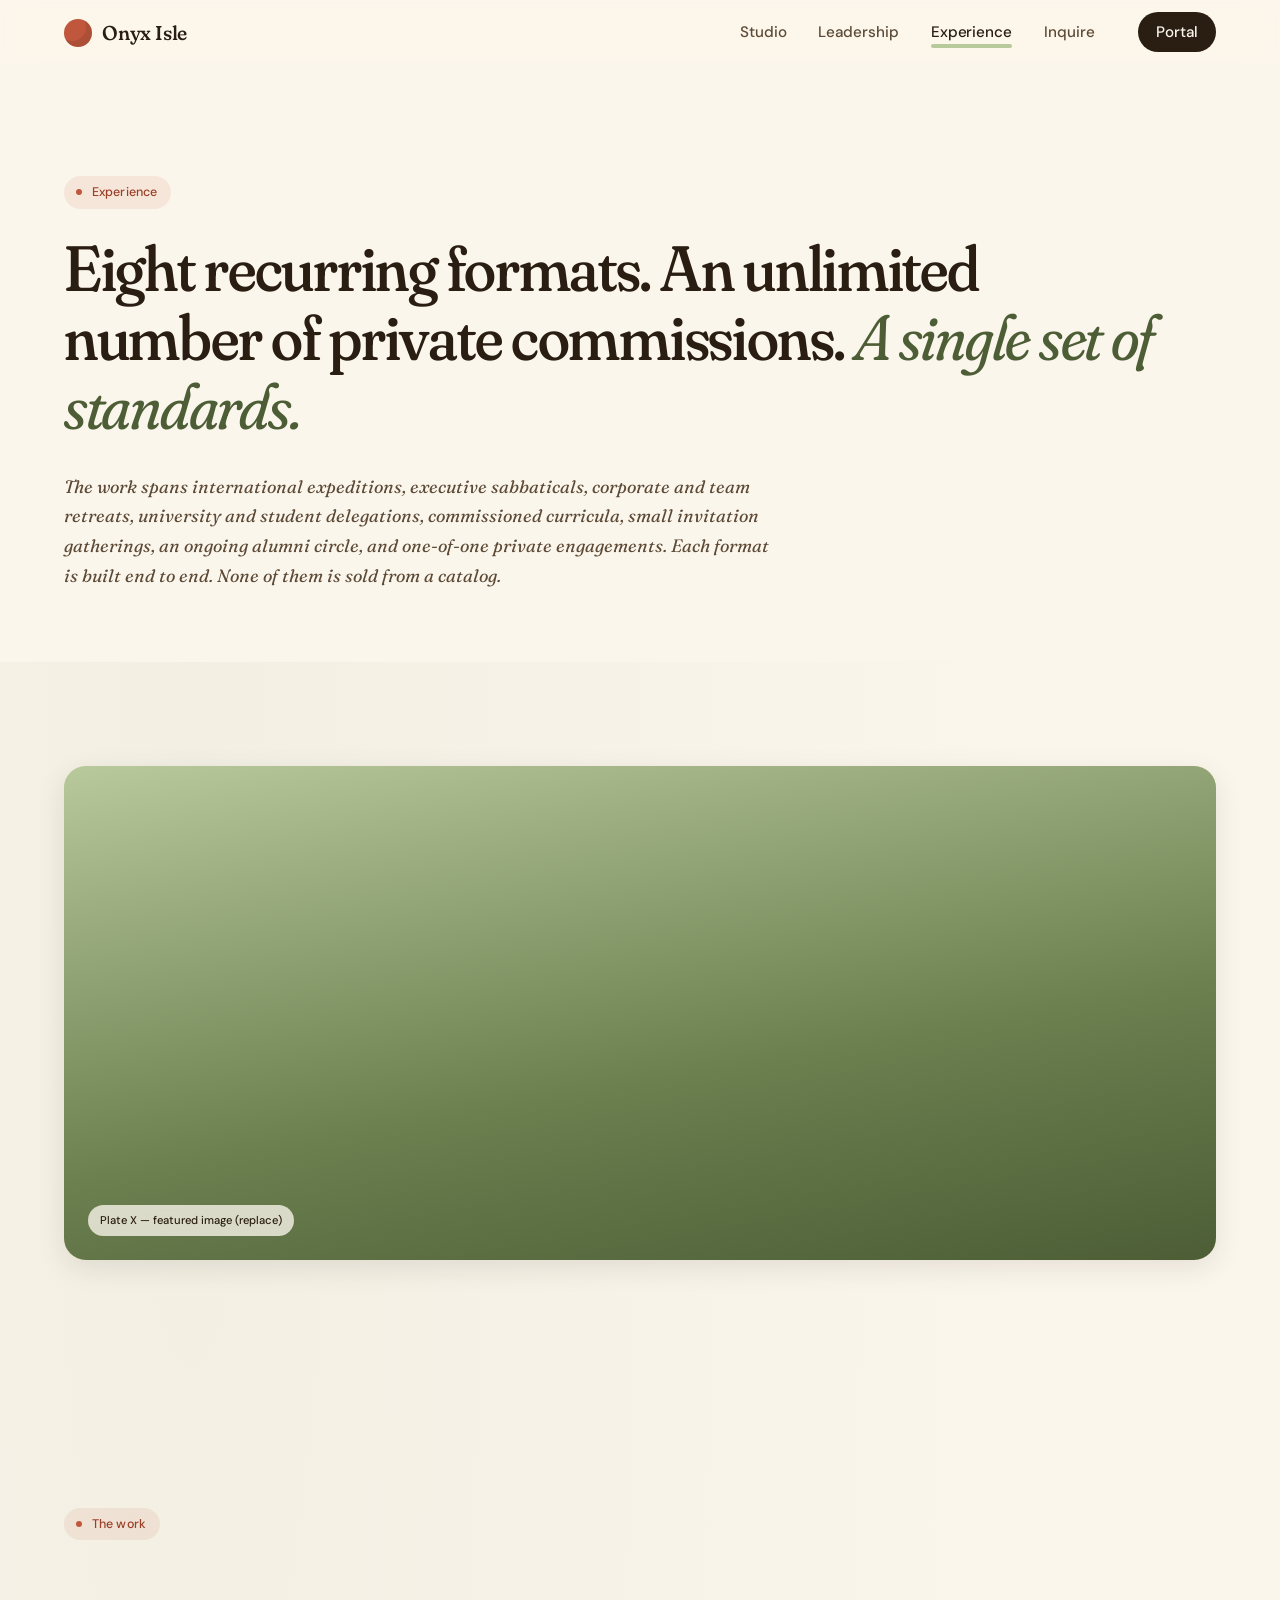
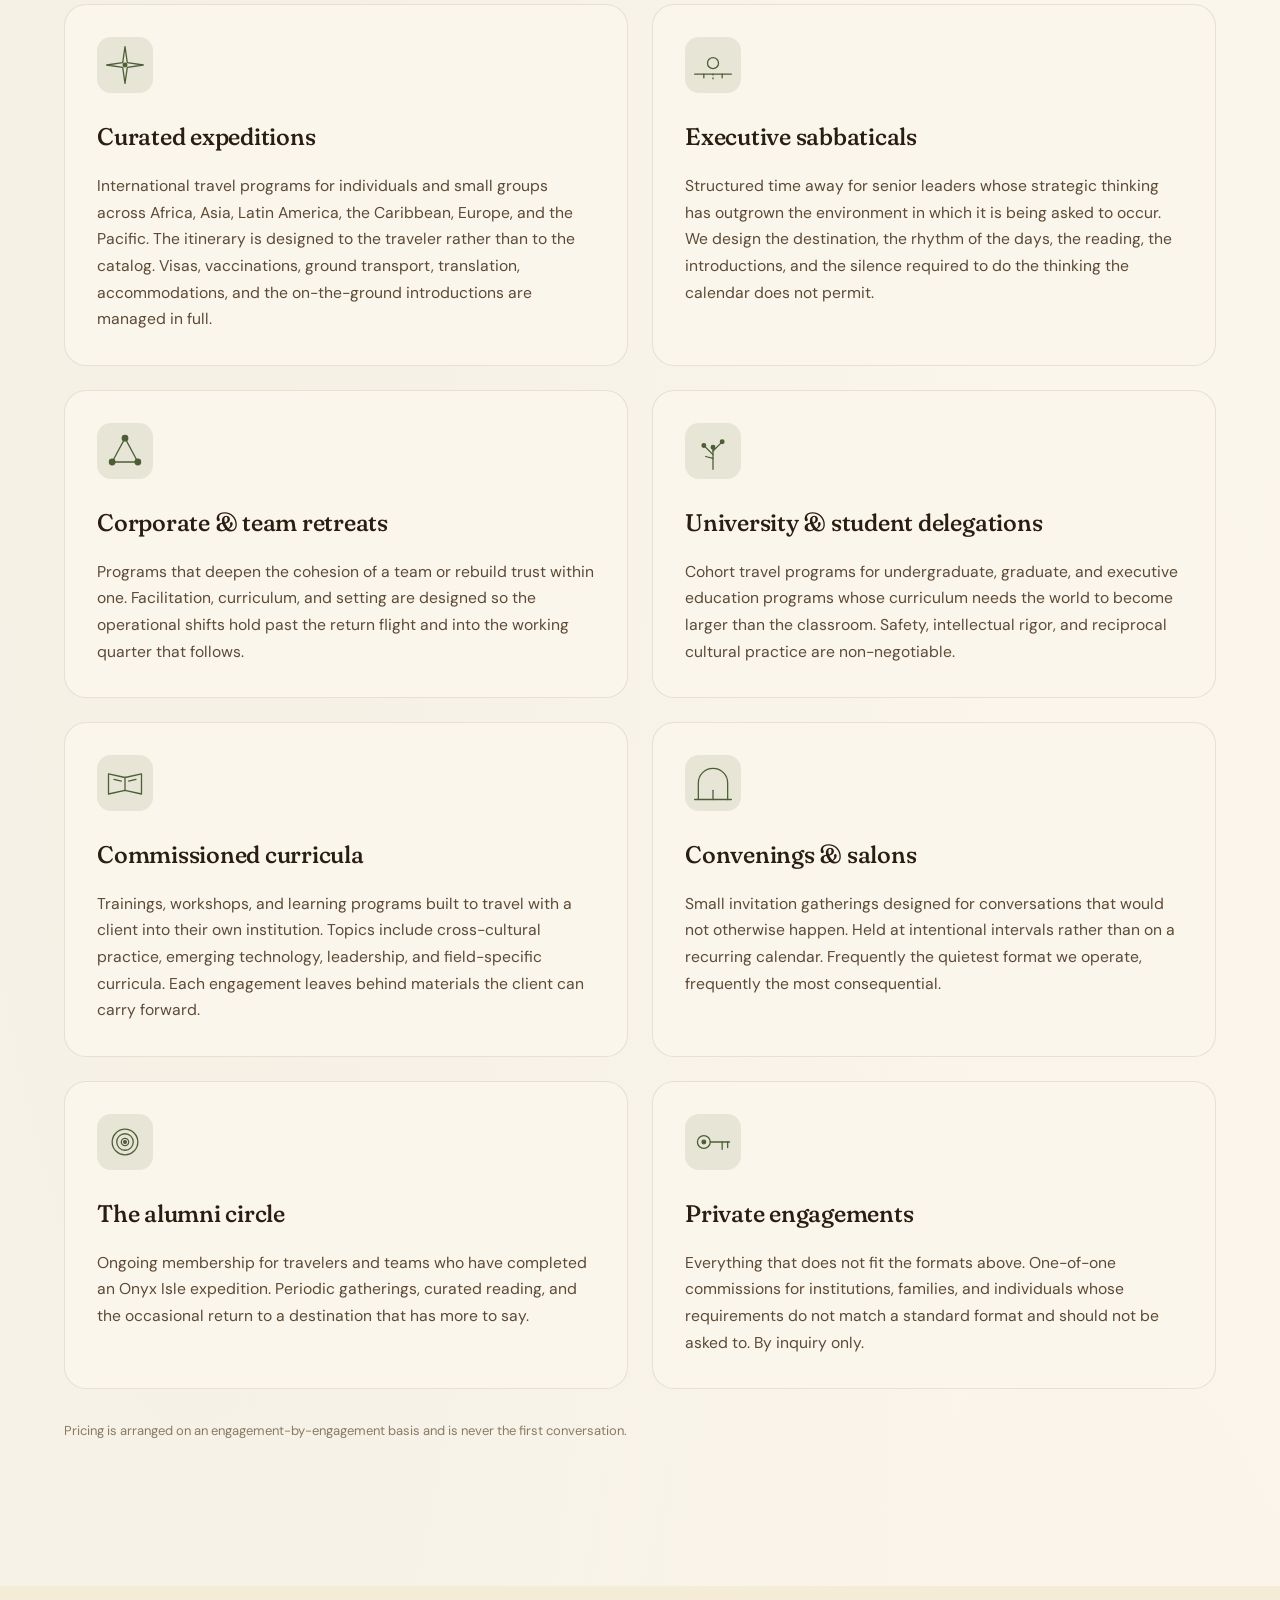
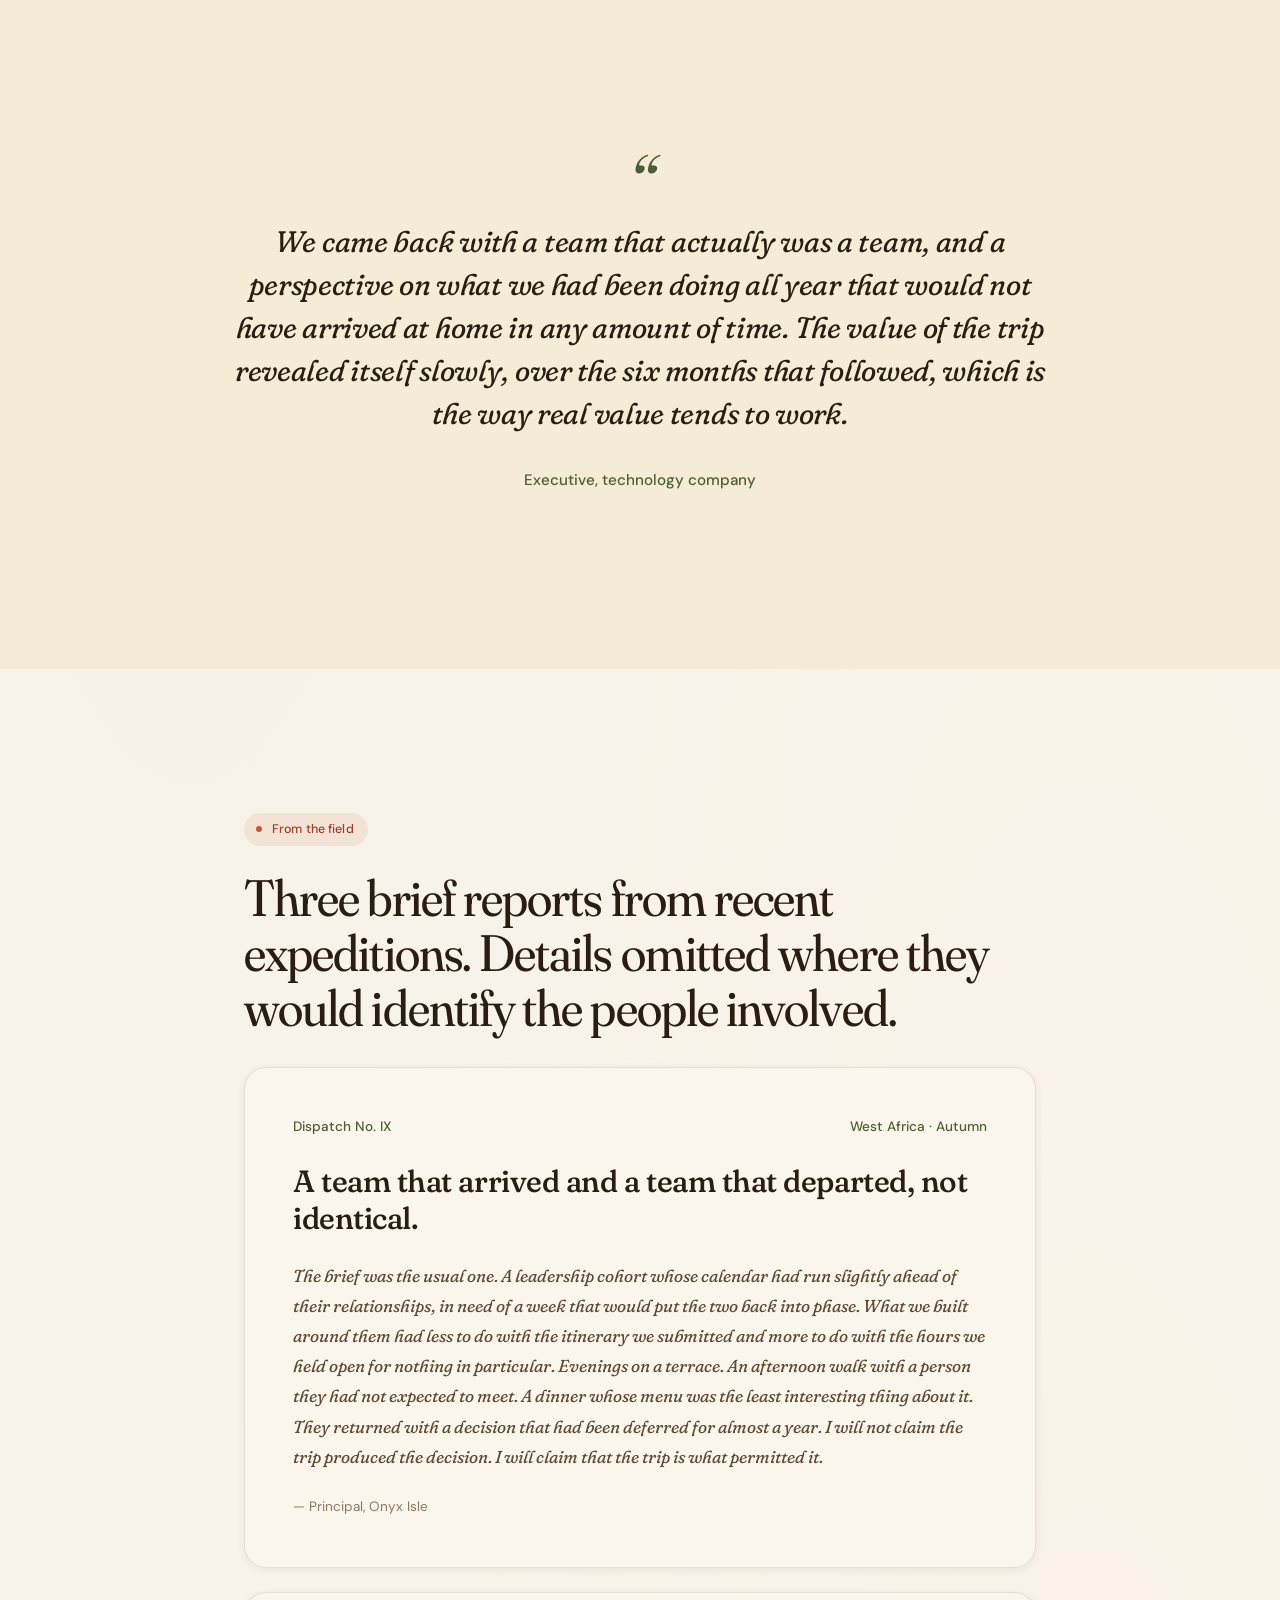
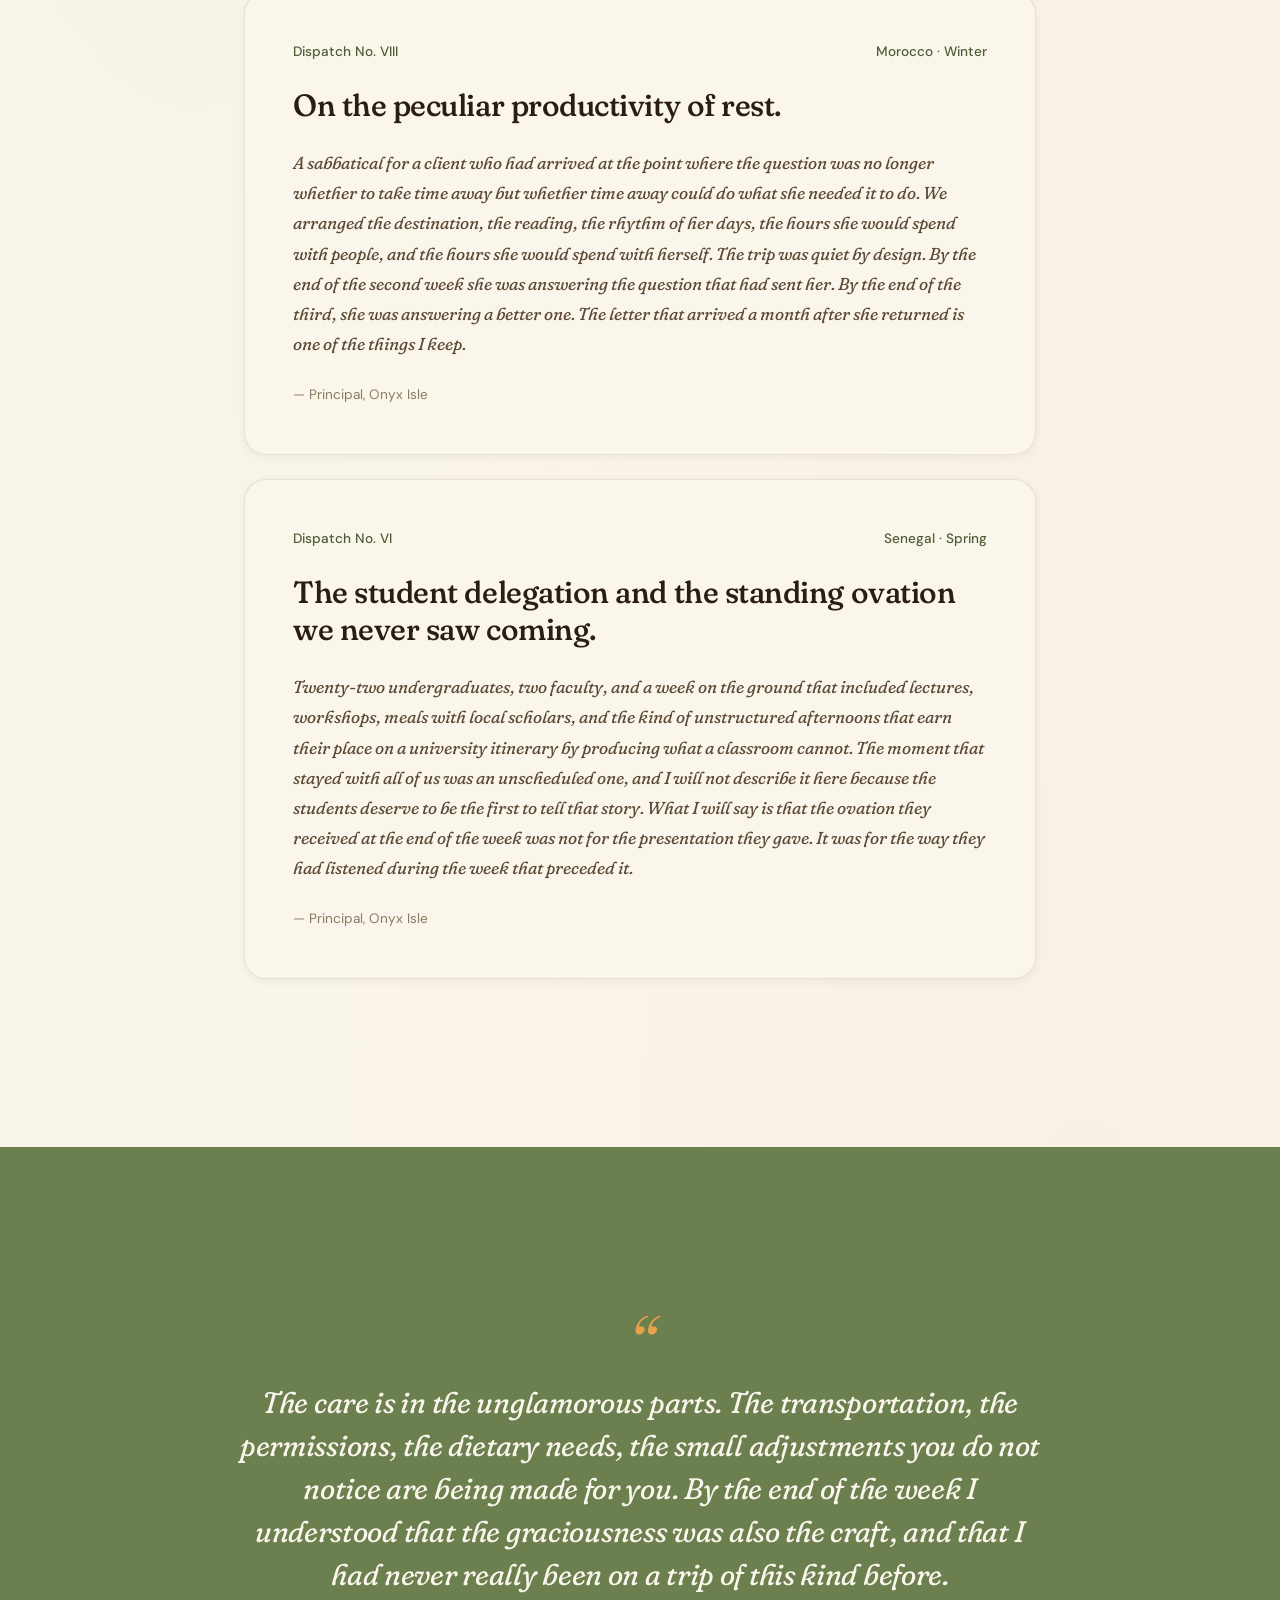
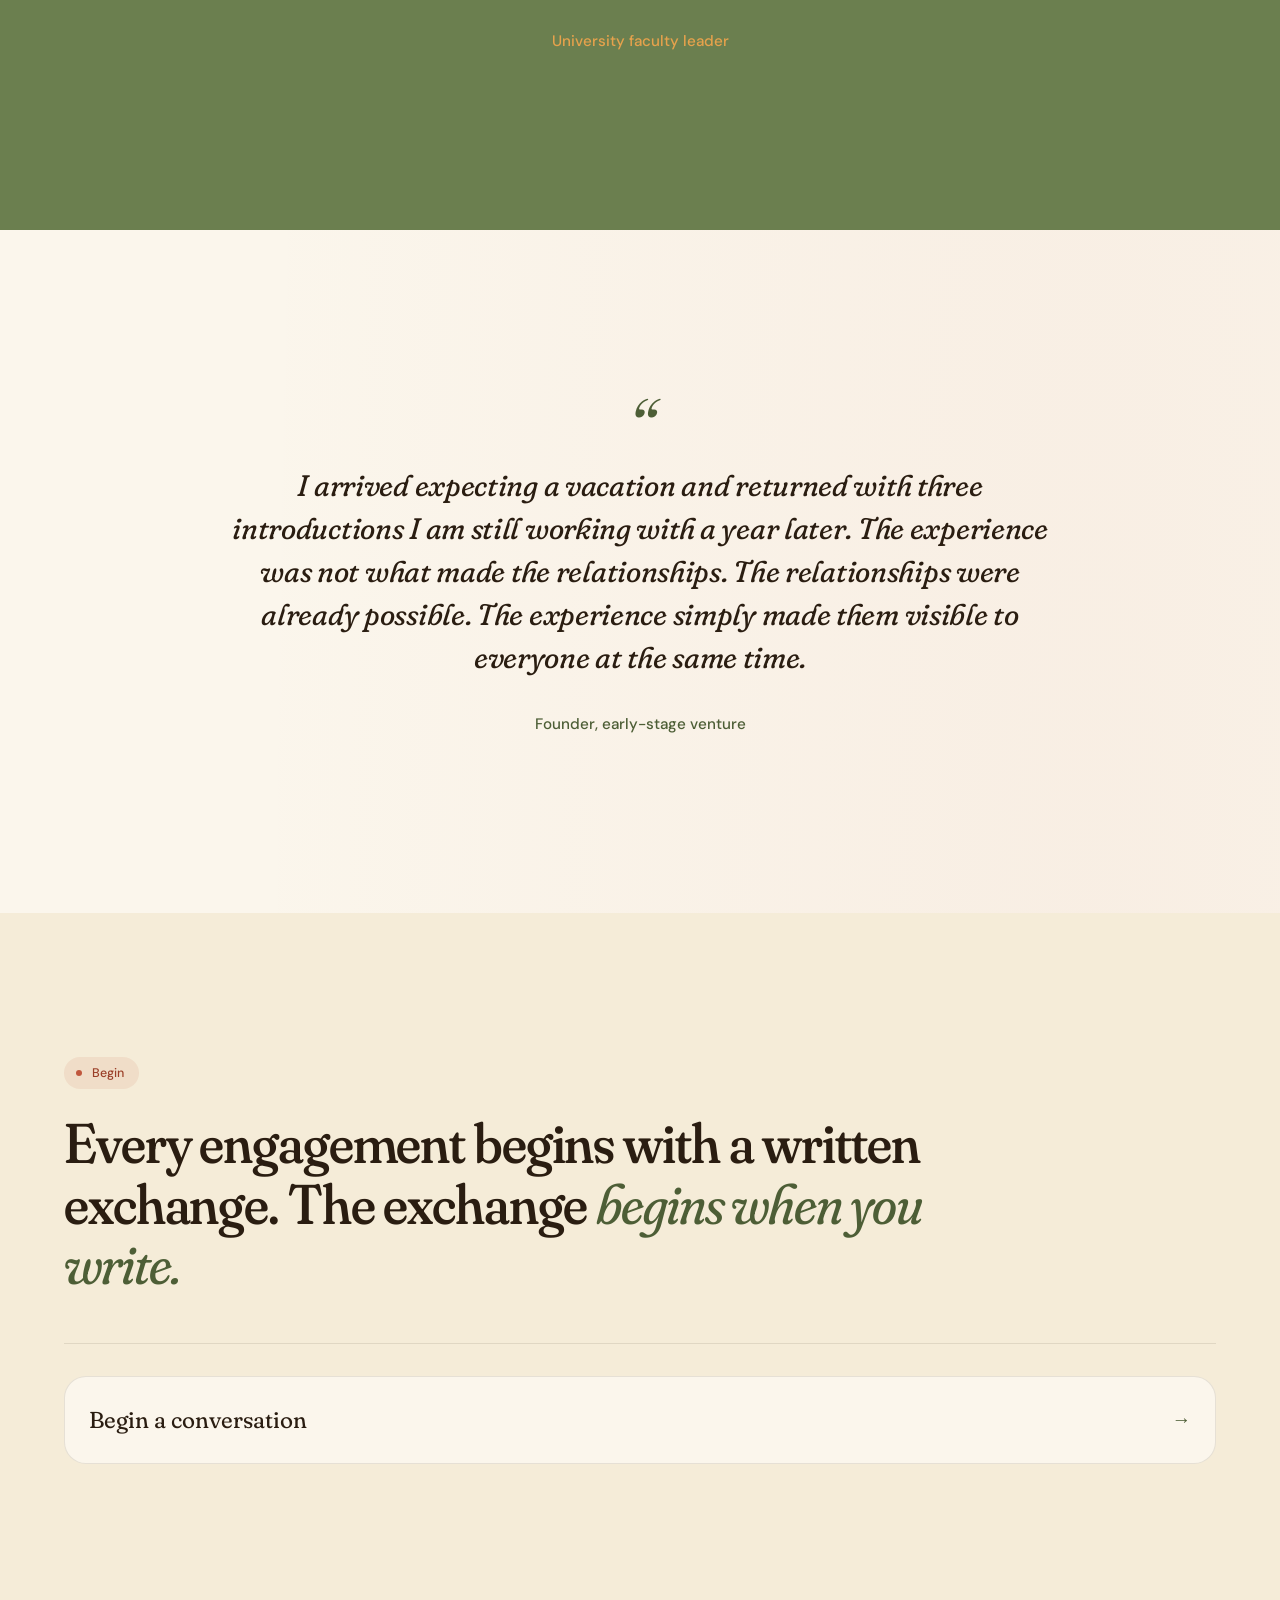
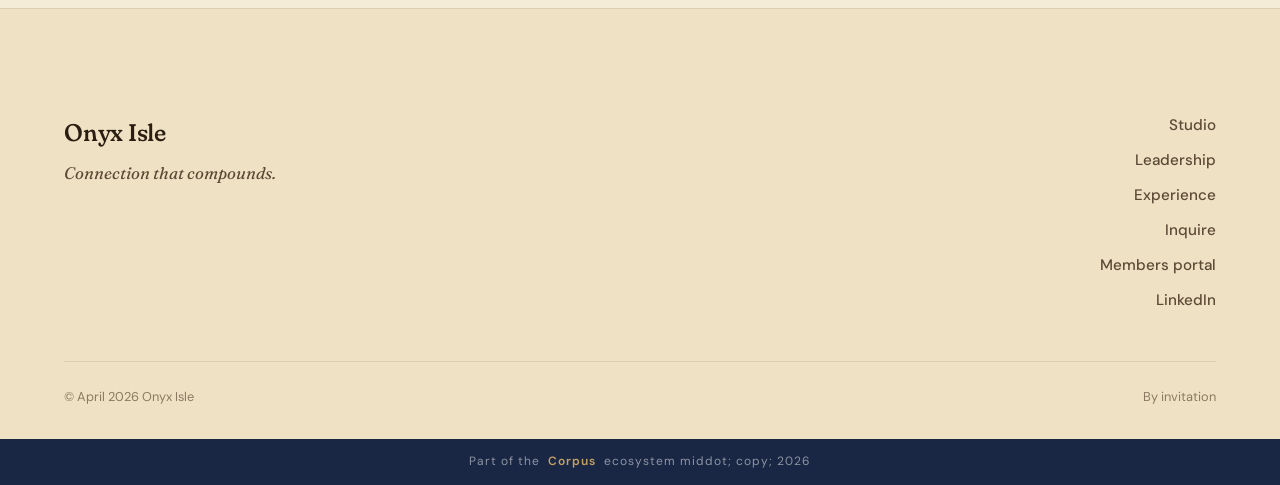
<file: experience.html>
<!DOCTYPE html>
<html lang="en">
<head>
  <meta charset="UTF-8" />
  <meta name="viewport" content="width=device-width, initial-scale=1.0" />
  <title>Experience — Onyx Isle</title>
  <meta name="description" content="Eight recurring formats. An unlimited number of private commissions. A single set of standards." />
  <link rel="preconnect" href="https://fonts.googleapis.com" />
  <link rel="preconnect" href="https://fonts.gstatic.com" crossorigin />
  <link href="https://fonts.googleapis.com/css2?family=Fraunces:ital,opsz,wght@0,9..144,400;0,9..144,500;1,9..144,400;1,9..144,500&family=DM+Sans:opsz,wght@9..40,400;9..40,500&display=swap" rel="stylesheet" />
  <link rel="stylesheet" href="css/style.css" />
</head>
<body>

  <nav class="nav">
    <a href="index.html" class="nav__brand">Onyx Isle</a>
    <ul class="nav__links">
      <li><a href="main.html">Studio</a></li>
      <li><a href="leadership.html">Leadership</a></li>
      <li><a href="experience.html" class="active">Experience</a></li>
      <li><a href="inquire.html">Inquire</a></li>
      <li><a href="portal.html" class="nav__portal">Portal</a></li>
    </ul>
  </nav>

  <header class="experience-head">
    <div class="experience-head__inner">
      <div class="eyebrow">Experience</div>
      <h1 class="experience-head__title">
        Eight recurring formats. An unlimited number of private
        commissions. <span class="italic">A single set of standards.</span>
      </h1>
      <p class="experience-head__sub">
        The work spans international expeditions, executive sabbaticals,
        corporate and team retreats, university and student delegations,
        commissioned curricula, small invitation gatherings, an ongoing
        alumni circle, and one-of-one private engagements. Each format is
        built end to end. None of them is sold from a catalog.
      </p>
    </div>
  </header>

  <section class="experience-feature">
    <div class="experience-feature__inner">
      <div class="plate plate--cinema plate--iii">
        <div class="plate__fill"></div>
        <div class="plate__label">Plate X — featured image (replace)</div>
      </div>
    </div>
  </section>

  <section class="section">
    <div class="shell">
      <div class="eyebrow mb-4">The work</div>

      <div class="services">
        <div class="service">
          <div class="service__icon">
            <svg class="oi-icon oi-icon--lg" viewBox="0 0 48 48" aria-hidden="true">
              <path d="M24 4 L26.5 21.5 L44 24 L26.5 26.5 L24 44 L21.5 26.5 L4 24 L21.5 21.5 Z"/>
              <circle cx="24" cy="24" r="2" fill="currentColor"/>
            </svg>
          </div>
          <h3 class="service__title">Curated expeditions</h3>
          <p class="service__body">
            International travel programs for individuals and small
            groups across Africa, Asia, Latin America, the Caribbean,
            Europe, and the Pacific. The itinerary is designed to the
            traveler rather than to the catalog. Visas, vaccinations,
            ground transport, translation, accommodations, and the
            on-the-ground introductions are managed in full.
          </p>
        </div>

        <div class="service">
          <div class="service__icon">
            <svg class="oi-icon oi-icon--lg" viewBox="0 0 48 48" aria-hidden="true">
              <line x1="4" y1="34" x2="44" y2="34"/>
              <circle cx="24" cy="22" r="6"/>
              <line x1="24" y1="34" x2="24" y2="40" stroke-dasharray="1 3"/>
              <line x1="14" y1="34" x2="14" y2="38"/>
              <line x1="34" y1="34" x2="34" y2="38"/>
            </svg>
          </div>
          <h3 class="service__title">Executive sabbaticals</h3>
          <p class="service__body">
            Structured time away for senior leaders whose strategic
            thinking has outgrown the environment in which it is being
            asked to occur. We design the destination, the rhythm of the
            days, the reading, the introductions, and the silence
            required to do the thinking the calendar does not permit.
          </p>
        </div>

        <div class="service">
          <div class="service__icon">
            <svg class="oi-icon oi-icon--lg" viewBox="0 0 48 48" aria-hidden="true">
              <circle cx="24" cy="10" r="3" fill="currentColor"/>
              <circle cx="10" cy="36" r="3" fill="currentColor"/>
              <circle cx="38" cy="36" r="3" fill="currentColor"/>
              <line x1="24" y1="10" x2="10" y2="36"/>
              <line x1="24" y1="10" x2="38" y2="36"/>
              <line x1="10" y1="36" x2="38" y2="36"/>
            </svg>
          </div>
          <h3 class="service__title">Corporate &amp; team retreats</h3>
          <p class="service__body">
            Programs that deepen the cohesion of a team or rebuild trust
            within one. Facilitation, curriculum, and setting are
            designed so the operational shifts hold past the return
            flight and into the working quarter that follows.
          </p>
        </div>

        <div class="service">
          <div class="service__icon">
            <svg class="oi-icon oi-icon--lg" viewBox="0 0 48 48" aria-hidden="true">
              <path d="M24 44 V20"/>
              <path d="M24 28 L14 18"/>
              <path d="M24 24 L34 14"/>
              <path d="M24 32 L16 30"/>
              <circle cx="14" cy="18" r="2" fill="currentColor"/>
              <circle cx="34" cy="14" r="2" fill="currentColor"/>
              <circle cx="24" cy="20" r="2" fill="currentColor"/>
            </svg>
          </div>
          <h3 class="service__title">University &amp; student delegations</h3>
          <p class="service__body">
            Cohort travel programs for undergraduate, graduate, and
            executive education programs whose curriculum needs the world
            to become larger than the classroom. Safety, intellectual
            rigor, and reciprocal cultural practice are non-negotiable.
          </p>
        </div>

        <div class="service">
          <div class="service__icon">
            <svg class="oi-icon oi-icon--lg" viewBox="0 0 48 48" aria-hidden="true">
              <path d="M6 14 L24 18 L42 14 L42 36 L24 32 L6 36 Z"/>
              <line x1="24" y1="18" x2="24" y2="32"/>
              <line x1="12" y1="20" x2="20" y2="22"/>
              <line x1="28" y1="22" x2="36" y2="20"/>
            </svg>
          </div>
          <h3 class="service__title">Commissioned curricula</h3>
          <p class="service__body">
            Trainings, workshops, and learning programs built to travel
            with a client into their own institution. Topics include
            cross-cultural practice, emerging technology, leadership, and
            field-specific curricula. Each engagement leaves behind
            materials the client can carry forward.
          </p>
        </div>

        <div class="service">
          <div class="service__icon">
            <svg class="oi-icon oi-icon--lg" viewBox="0 0 48 48" aria-hidden="true">
              <path d="M8 42 V24 A16 16 0 0 1 40 24 V42"/>
              <line x1="4" y1="42" x2="44" y2="42"/>
              <line x1="24" y1="42" x2="24" y2="32"/>
            </svg>
          </div>
          <h3 class="service__title">Convenings &amp; salons</h3>
          <p class="service__body">
            Small invitation gatherings designed for conversations that
            would not otherwise happen. Held at intentional intervals
            rather than on a recurring calendar. Frequently the quietest
            format we operate, frequently the most consequential.
          </p>
        </div>

        <div class="service">
          <div class="service__icon">
            <svg class="oi-icon oi-icon--lg" viewBox="0 0 48 48" aria-hidden="true">
              <circle cx="24" cy="24" r="14"/>
              <circle cx="24" cy="24" r="9"/>
              <circle cx="24" cy="24" r="4"/>
              <circle cx="24" cy="24" r="1.5" fill="currentColor"/>
            </svg>
          </div>
          <h3 class="service__title">The alumni circle</h3>
          <p class="service__body">
            Ongoing membership for travelers and teams who have completed
            an Onyx Isle expedition. Periodic gatherings, curated reading,
            and the occasional return to a destination that has more to
            say.
          </p>
        </div>

        <div class="service">
          <div class="service__icon">
            <svg class="oi-icon oi-icon--lg" viewBox="0 0 48 48" aria-hidden="true">
              <circle cx="14" cy="24" r="7"/>
              <circle cx="14" cy="24" r="2" fill="currentColor"/>
              <line x1="21" y1="24" x2="42" y2="24"/>
              <line x1="34" y1="24" x2="34" y2="32"/>
              <line x1="40" y1="24" x2="40" y2="30"/>
            </svg>
          </div>
          <h3 class="service__title">Private engagements</h3>
          <p class="service__body">
            Everything that does not fit the formats above. One-of-one
            commissions for institutions, families, and individuals whose
            requirements do not match a standard format and should not be
            asked to. By inquiry only.
          </p>
        </div>
      </div>

      <p class="caption mt-4">
        Pricing is arranged on an engagement-by-engagement basis and is
        never the first conversation.
      </p>
    </div>
  </section>

  <section class="section light">
    <div class="shell">
      <div class="quote">
        <span class="quote__mark">&ldquo;</span>
        <p class="quote__body">
          We came back with a team that actually was a team, and a
          perspective on what we had been doing all year that would not
          have arrived at home in any amount of time. The value of the
          trip revealed itself slowly, over the six months that followed,
          which is the way real value tends to work.
        </p>
        <div class="quote__attrib">Executive, technology company</div>
      </div>
    </div>
  </section>

  <section class="section">
    <div class="shell shell--narrow">
      <div class="eyebrow mb-3">From the field</div>
      <h2 class="display-md mb-4">
        Three brief reports from recent expeditions. Details omitted
        where they would identify the people involved.
      </h2>

      <div class="dispatch">
        <div class="dispatch__head">
          <div class="dispatch__num">Dispatch No. IX</div>
          <div class="dispatch__date">West Africa · Autumn</div>
        </div>
        <h3 class="dispatch__title">
          A team that arrived and a team that departed, not identical.
        </h3>
        <p class="dispatch__body">
          The brief was the usual one. A leadership cohort whose
          calendar had run slightly ahead of their relationships, in
          need of a week that would put the two back into phase. What we
          built around them had less to do with the itinerary we
          submitted and more to do with the hours we held open for
          nothing in particular. Evenings on a terrace. An afternoon
          walk with a person they had not expected to meet. A dinner
          whose menu was the least interesting thing about it. They
          returned with a decision that had been deferred for almost a
          year. I will not claim the trip produced the decision. I will
          claim that the trip is what permitted it.
        </p>
        <div class="dispatch__signature">— Principal, Onyx Isle</div>
      </div>

      <div class="dispatch">
        <div class="dispatch__head">
          <div class="dispatch__num">Dispatch No. VIII</div>
          <div class="dispatch__date">Morocco · Winter</div>
        </div>
        <h3 class="dispatch__title">
          On the peculiar productivity of rest.
        </h3>
        <p class="dispatch__body">
          A sabbatical for a client who had arrived at the point where
          the question was no longer whether to take time away but
          whether time away could do what she needed it to do. We
          arranged the destination, the reading, the rhythm of her days,
          the hours she would spend with people, and the hours she
          would spend with herself. The trip was quiet by design. By
          the end of the second week she was answering the question
          that had sent her. By the end of the third, she was answering
          a better one. The letter that arrived a month after she
          returned is one of the things I keep.
        </p>
        <div class="dispatch__signature">— Principal, Onyx Isle</div>
      </div>

      <div class="dispatch">
        <div class="dispatch__head">
          <div class="dispatch__num">Dispatch No. VI</div>
          <div class="dispatch__date">Senegal · Spring</div>
        </div>
        <h3 class="dispatch__title">
          The student delegation and the standing ovation we never saw coming.
        </h3>
        <p class="dispatch__body">
          Twenty-two undergraduates, two faculty, and a week on the
          ground that included lectures, workshops, meals with local
          scholars, and the kind of unstructured afternoons that earn
          their place on a university itinerary by producing what a
          classroom cannot. The moment that stayed with all of us was
          an unscheduled one, and I will not describe it here because
          the students deserve to be the first to tell that story. What
          I will say is that the ovation they received at the end of
          the week was not for the presentation they gave. It was for
          the way they had listened during the week that preceded it.
        </p>
        <div class="dispatch__signature">— Principal, Onyx Isle</div>
      </div>
    </div>
  </section>

  <section class="section jade">
    <div class="shell">
      <div class="quote">
        <span class="quote__mark">&ldquo;</span>
        <p class="quote__body">
          The care is in the unglamorous parts. The transportation, the
          permissions, the dietary needs, the small adjustments you do
          not notice are being made for you. By the end of the week I
          understood that the graciousness was also the craft, and that
          I had never really been on a trip of this kind before.
        </p>
        <div class="quote__attrib">University faculty leader</div>
      </div>
    </div>
  </section>

  <section class="section">
    <div class="shell">
      <div class="quote">
        <span class="quote__mark">&ldquo;</span>
        <p class="quote__body">
          I arrived expecting a vacation and returned with three
          introductions I am still working with a year later. The
          experience was not what made the relationships. The
          relationships were already possible. The experience simply
          made them visible to everyone at the same time.
        </p>
        <div class="quote__attrib">Founder, early-stage venture</div>
      </div>
    </div>
  </section>

  <section class="statement light">
    <div class="statement__inner">
      <div class="eyebrow statement__eyebrow">Begin</div>
      <h2 class="statement__title">
        Every engagement begins with a written exchange. The exchange
        <span class="italic">begins when you write.</span>
      </h2>

      <div class="cta-list">
        <a href="inquire.html" class="cta-list__item">
          Begin a conversation
          <span class="arrow">→</span>
        </a>
      </div>
    </div>
  </section>

  <footer class="footer">
    <div class="footer__grid">
      <div>
        <div class="footer__mark">Onyx Isle</div>
        <p class="footer__tagline"><em>Connection that compounds.</em></p>
      </div>
      <div class="footer__links">
        <a href="main.html">Studio</a>
        <a href="leadership.html">Leadership</a>
        <a href="experience.html">Experience</a>
        <a href="inquire.html">Inquire</a>
        <a href="portal.html">Members portal</a>
        <a href="https://www.linkedin.com/in/landynjordan" target="_blank" rel="noopener">LinkedIn</a>
      </div>
    </div>
    <div class="footer__meta">
      <span>© April 2026 Onyx Isle</span>
      <span>By invitation</span>
    </div>
  </footer>

  <script src="js/main.js"></script>
<div class="corpus-badge">Part of the <a href="../index.html">Corpus</a> ecosystem </body>middot; </body>copy; 2026</div>
</body>
</html>
</file>
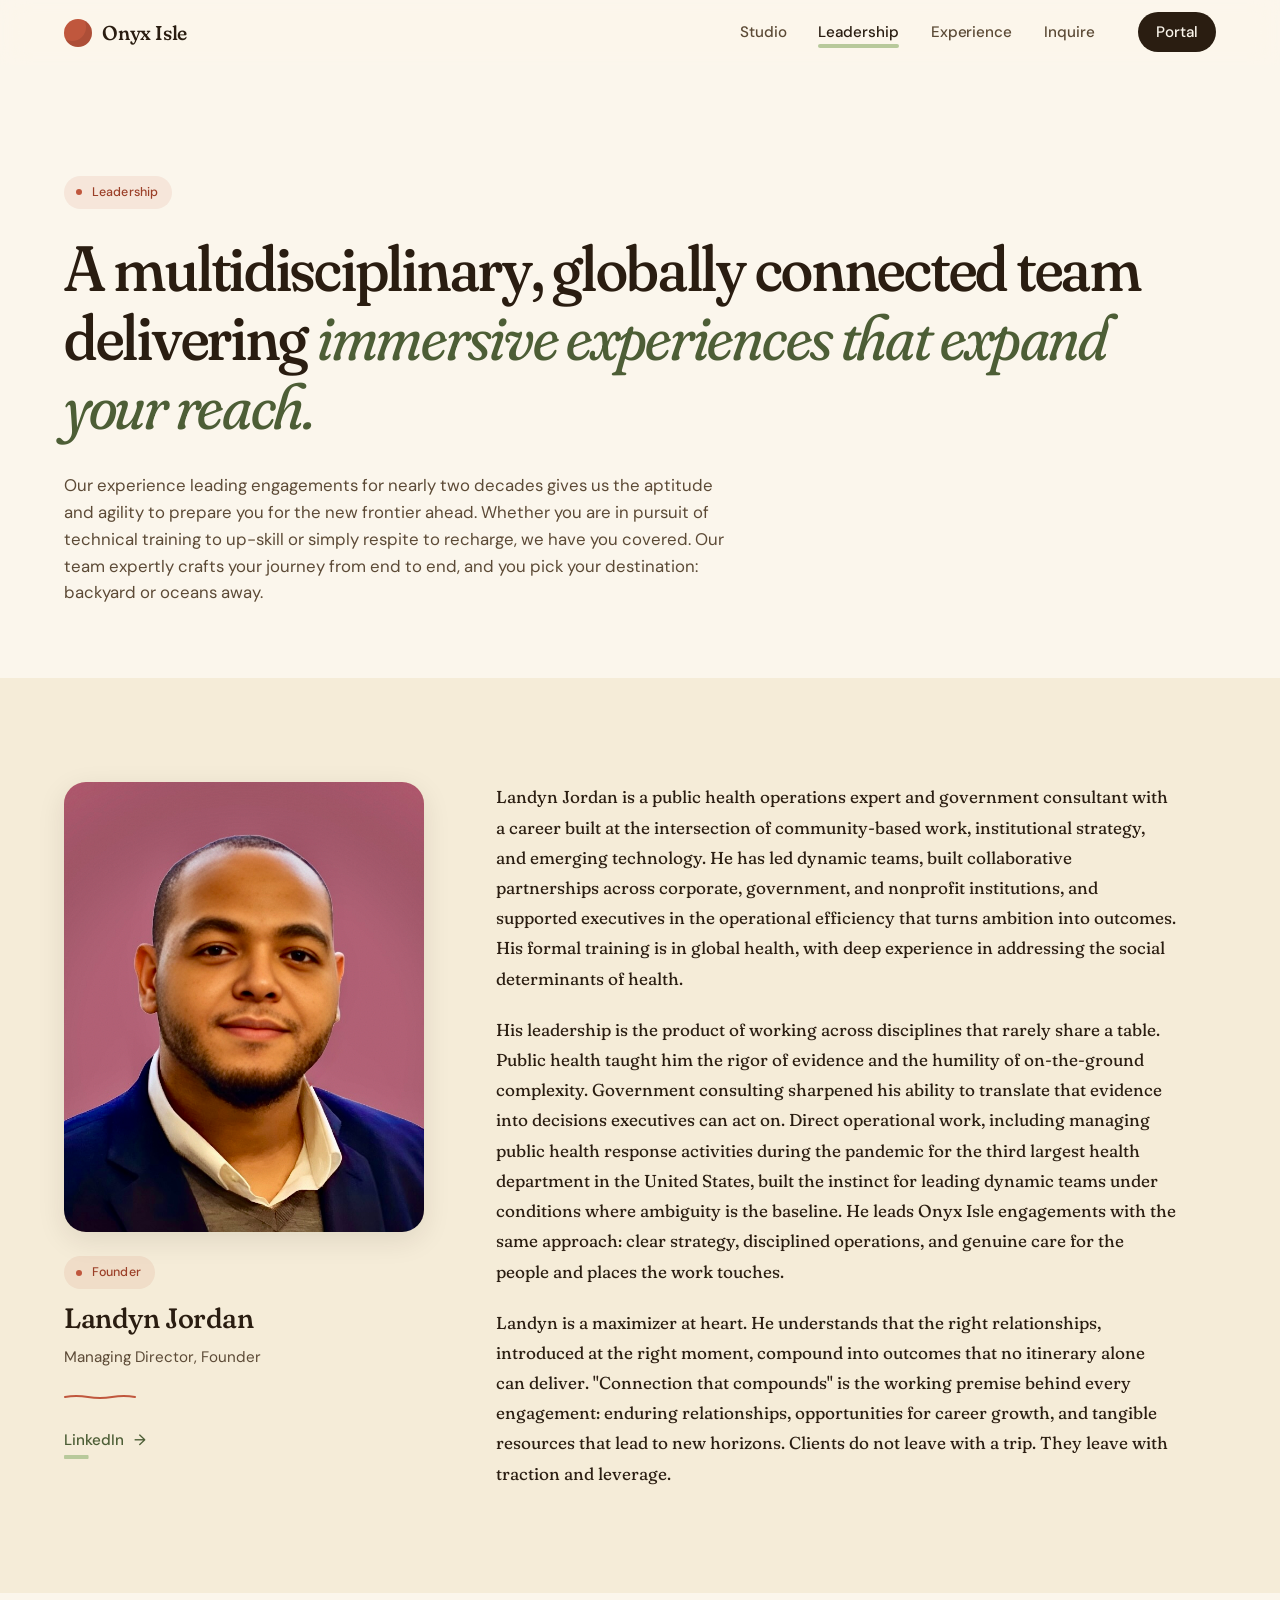
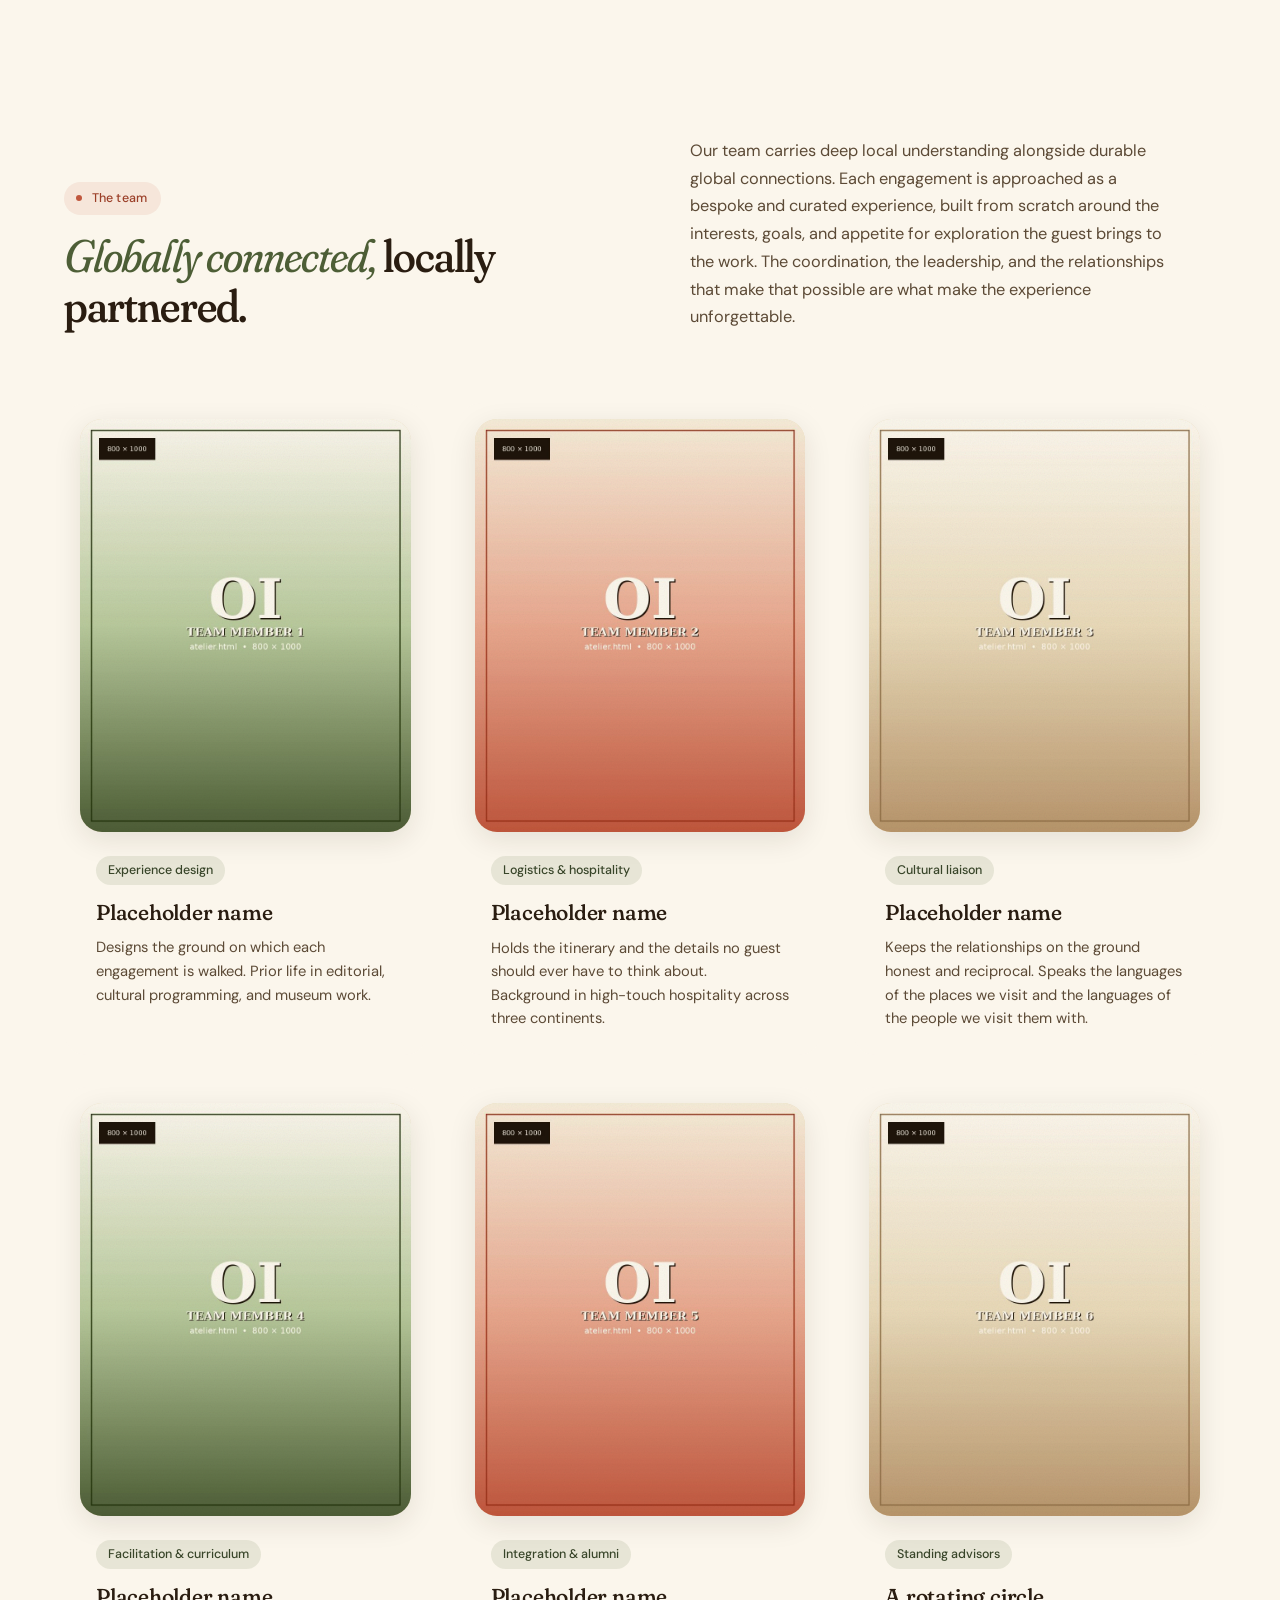
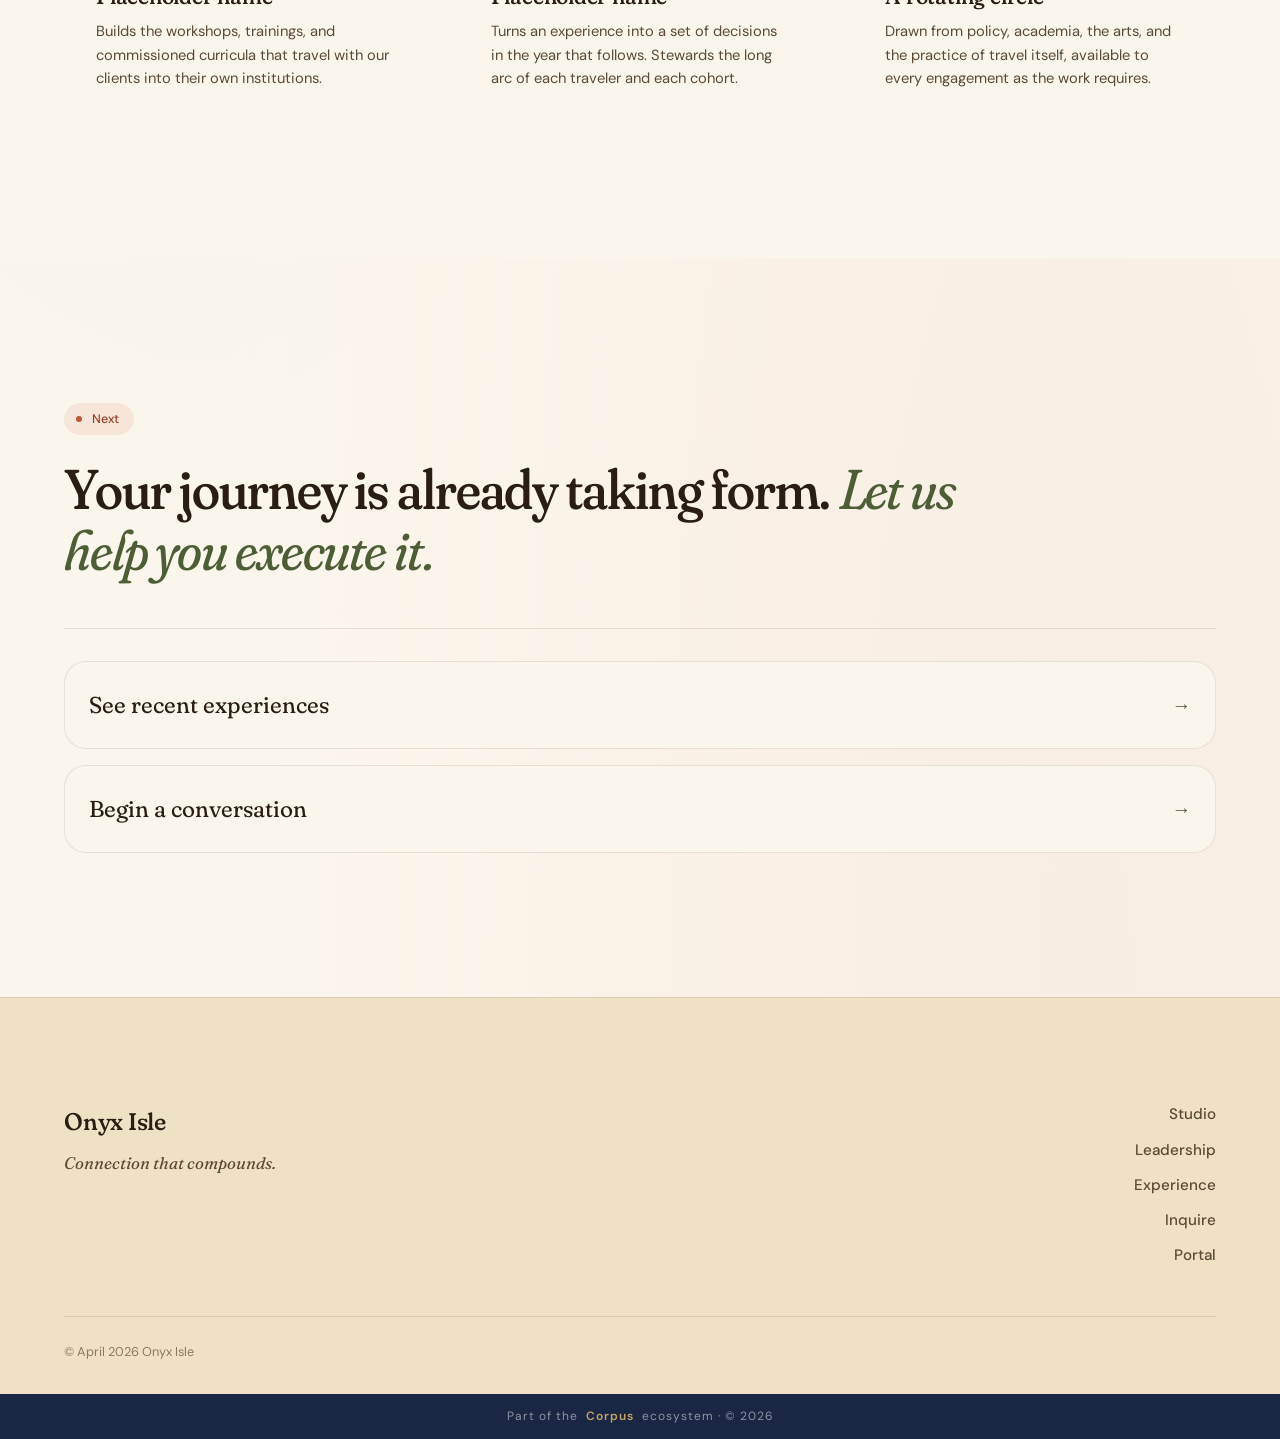
<file: leadership.html>
<!DOCTYPE html>
<html lang="en">
<head>
  <meta charset="UTF-8" />
  <meta name="viewport" content="width=device-width, initial-scale=1.0" />
  <title>Leadership — Onyx Isle</title>
  <meta name="description" content="A multidisciplinary, globally connected team delivering immersive experiences that expand your reach and prepare you for the new frontier ahead." />
  <link rel="preconnect" href="https://fonts.googleapis.com" />
  <link rel="preconnect" href="https://fonts.gstatic.com" crossorigin />
  <link href="https://fonts.googleapis.com/css2?family=Fraunces:ital,opsz,wght@0,9..144,400;0,9..144,500;1,9..144,400;1,9..144,500&family=DM+Sans:opsz,wght@9..40,400;9..40,500&display=swap" rel="stylesheet" />
  <link rel="stylesheet" href="css/style.css" />
</head>
<body>

  <nav class="nav">
    <a href="index.html" class="nav__brand">Onyx Isle</a>
    <ul class="nav__links">
      <li><a href="index.html">Studio</a></li>
      <li><a href="leadership.html" class="active">Leadership</a></li>
      <li><a href="experience.html">Experience</a></li>
      <li><a href="inquire.html">Inquire</a></li>
      <li><a href="portal.html" class="nav__portal">Portal</a></li>
    </ul>
  </nav>

  <header class="atelier-head">
    <div class="atelier-head__inner">
      <div class="eyebrow atelier-head__eyebrow">Leadership</div>
      <h1 class="atelier-head__title">
        A multidisciplinary, globally connected team delivering
        <span class="italic">immersive experiences that expand your reach.</span>
      </h1>
      <p class="atelier-head__sub">
        Our experience leading engagements for nearly two decades
        gives us the aptitude and agility to prepare you for the new
        frontier ahead. Whether you are in pursuit of technical
        training to up-skill or simply respite to recharge, we have
        you covered. Our team expertly crafts your journey from end
        to end, and you pick your destination: backyard or oceans
        away.
      </p>
    </div>
  </header>

  <section class="bio">
    <div class="bio__grid">
      <aside class="bio__portrait">
        <div class="plate plate--portrait plate--vii">
          <img class="plate__img" src="images/founder-portrait.jpg" alt="Founder portrait" />
        </div>
        <div class="bio__caption">
          <div class="eyebrow">Founder</div>
          <h2 class="bio__name">Landyn Jordan</h2>
          <div class="bio__role">Managing Director, Founder</div>
          <div class="horizon mt-3"></div>
          <div class="mt-3">
            <a href="https://www.linkedin.com/in/landynjordan" target="_blank" rel="noopener" class="link">
              LinkedIn <span class="link__arrow">→</span>
            </a>
          </div>
        </div>
      </aside>

      <div class="bio__prose">
        <p>
          Landyn Jordan is a public health operations expert and
          government consultant with a career built at the intersection
          of community-based work, institutional strategy, and emerging
          technology. He has led dynamic teams, built collaborative
          partnerships across corporate, government, and nonprofit
          institutions, and supported executives in the operational
          efficiency that turns ambition into outcomes. His formal
          training is in global health, with deep experience in
          addressing the social determinants of health.
        </p>
        <p>
          His leadership is the product of working across disciplines
          that rarely share a table. Public health taught him the rigor
          of evidence and the humility of on-the-ground complexity.
          Government consulting sharpened his ability to translate that
          evidence into decisions executives can act on. Direct
          operational work, including managing public health response
          activities during the pandemic for the third largest health
          department in the United States, built the instinct for
          leading dynamic teams under conditions where ambiguity is
          the baseline. He leads Onyx Isle engagements with the same
          approach: clear strategy, disciplined operations, and
          genuine care for the people and places the work touches.
        </p>
        <p>
          Landyn is a maximizer at heart. He understands that the
          right relationships, introduced at the right moment,
          compound into outcomes that no itinerary alone can deliver.
          "Connection that compounds" is the working premise behind
          every engagement: enduring relationships, opportunities for
          career growth, and tangible resources that lead to new
          horizons. Clients do not leave with a trip. They leave with
          traction and leverage.
        </p>
      </div>
    </div>
  </section>

  <section class="team-section">
    <div class="team-section__inner">
      <div class="team-section__head">
        <div>
          <div class="eyebrow">The team</div>
          <h2 class="team-section__title">
            <span class="italic">Globally connected,</span>
            locally partnered.
          </h2>
        </div>
        <p class="team-section__intro">
          Our team carries deep local understanding alongside durable
          global connections. Each engagement is approached as a
          bespoke and curated experience, built from scratch around the
          interests, goals, and appetite for exploration the guest
          brings to the work. The coordination, the leadership, and
          the relationships that make that possible are what make the
          experience unforgettable.
        </p>
      </div>

      <div class="team">
        <div class="team__member">
          <div class="team__portrait">
            <div class="plate plate--portrait plate--ii">
            <img class="plate__img" src="images/team-01.jpg" alt="Team member 1" />
          </div>
          </div>
          <div class="team__role">Experience design</div>
          <h3 class="team__name">Placeholder name</h3>
          <p class="team__bio">
            Designs the ground on which each engagement is walked. Prior
            life in editorial, cultural programming, and museum work.
          </p>
        </div>
        <div class="team__member">
          <div class="team__portrait">
            <div class="plate plate--portrait plate--iii">
            <img class="plate__img" src="images/team-02.jpg" alt="Team member 2" />
          </div>
          </div>
          <div class="team__role">Logistics &amp; hospitality</div>
          <h3 class="team__name">Placeholder name</h3>
          <p class="team__bio">
            Holds the itinerary and the details no guest should ever
            have to think about. Background in high-touch hospitality
            across three continents.
          </p>
        </div>
        <div class="team__member">
          <div class="team__portrait">
            <div class="plate plate--portrait plate--iv">
            <img class="plate__img" src="images/team-03.jpg" alt="Team member 3" />
          </div>
          </div>
          <div class="team__role">Cultural liaison</div>
          <h3 class="team__name">Placeholder name</h3>
          <p class="team__bio">
            Keeps the relationships on the ground honest and reciprocal.
            Speaks the languages of the places we visit and the
            languages of the people we visit them with.
          </p>
        </div>
        <div class="team__member">
          <div class="team__portrait">
            <div class="plate plate--portrait plate--vi">
            <img class="plate__img" src="images/team-04.jpg" alt="Team member 4" />
          </div>
          </div>
          <div class="team__role">Facilitation &amp; curriculum</div>
          <h3 class="team__name">Placeholder name</h3>
          <p class="team__bio">
            Builds the workshops, trainings, and commissioned curricula
            that travel with our clients into their own institutions.
          </p>
        </div>
        <div class="team__member">
          <div class="team__portrait">
            <div class="plate plate--portrait plate--viii">
            <img class="plate__img" src="images/team-05.jpg" alt="Team member 5" />
          </div>
          </div>
          <div class="team__role">Integration &amp; alumni</div>
          <h3 class="team__name">Placeholder name</h3>
          <p class="team__bio">
            Turns an experience into a set of decisions in the year that
            follows. Stewards the long arc of each traveler and each
            cohort.
          </p>
        </div>
        <div class="team__member">
          <div class="team__portrait">
            <div class="plate plate--portrait plate--ix">
            <img class="plate__img" src="images/team-06.jpg" alt="Team member 6" />
          </div>
          </div>
          <div class="team__role">Standing advisors</div>
          <h3 class="team__name">A rotating circle</h3>
          <p class="team__bio">
            Drawn from policy, academia, the arts, and the practice of
            travel itself, available to every engagement as the work
            requires.
          </p>
        </div>
      </div>
    </div>
  </section>

  <section class="statement">
    <div class="statement__inner">
      <div class="eyebrow statement__eyebrow">Next</div>
      <h2 class="statement__title">
        Your journey is already taking form.
        <span class="italic">Let us help you execute it.</span>
      </h2>

      <div class="cta-list">
        <a href="experience.html" class="cta-list__item">
          See recent experiences
          <span class="arrow">→</span>
        </a>
        <a href="inquire.html" class="cta-list__item">
          Begin a conversation
          <span class="arrow">→</span>
        </a>
      </div>
    </div>
  </section>

  <footer class="footer">
    <div class="footer__grid">
      <div>
        <div class="footer__mark">Onyx Isle</div>
        <p class="footer__tagline"><em>Connection that compounds.</em></p>
      </div>
      <div class="footer__links">
        <a href="index.html">Studio</a>
        <a href="leadership.html">Leadership</a>
        <a href="experience.html">Experience</a>
        <a href="inquire.html">Inquire</a>
        <a href="portal.html">Portal</a>
      </div>
    </div>
    <div class="footer__meta">
      <span>&copy; April 2026 Onyx Isle</span>
    </div>
  </footer>

  <script src="js/main.js"></script>
<div class="corpus-badge">Part of the <a href="https://corpus.community">Corpus</a> ecosystem &middot; &copy; 2026</div>
</body>
</html>
</file>
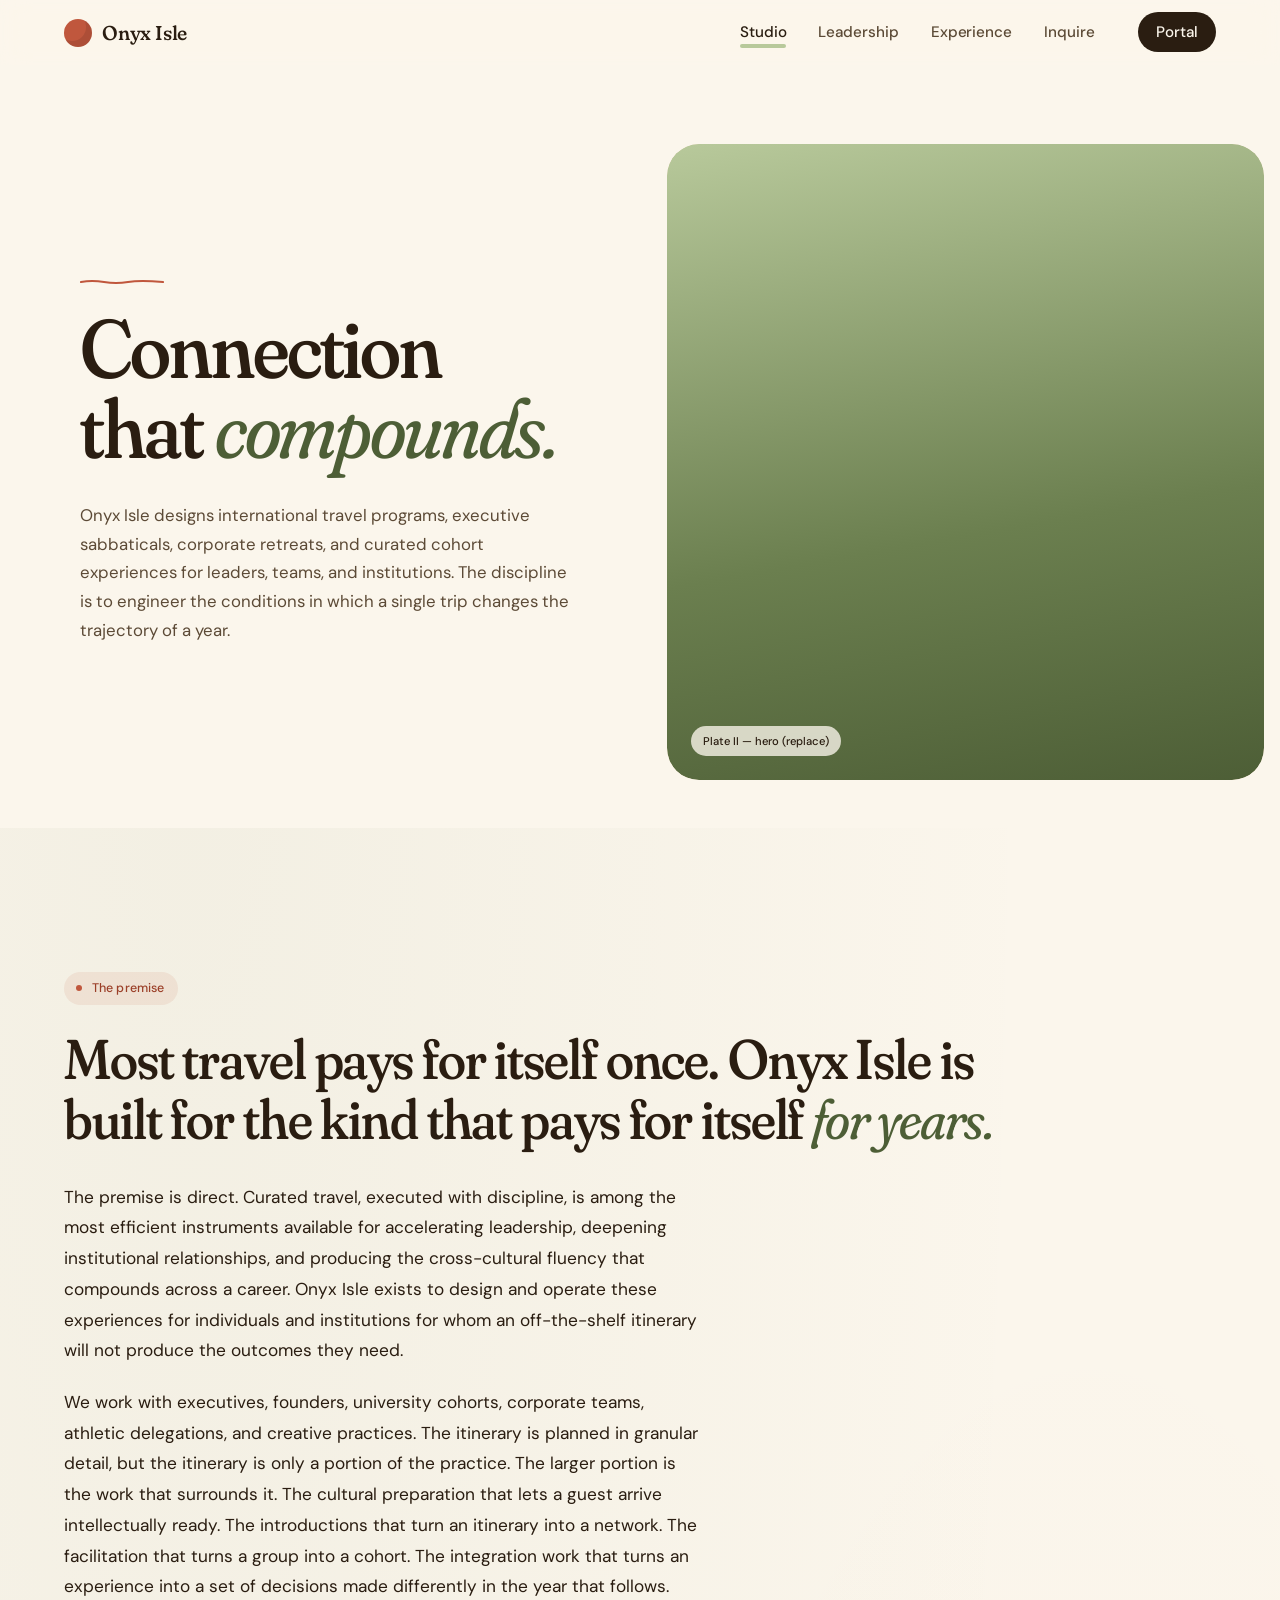
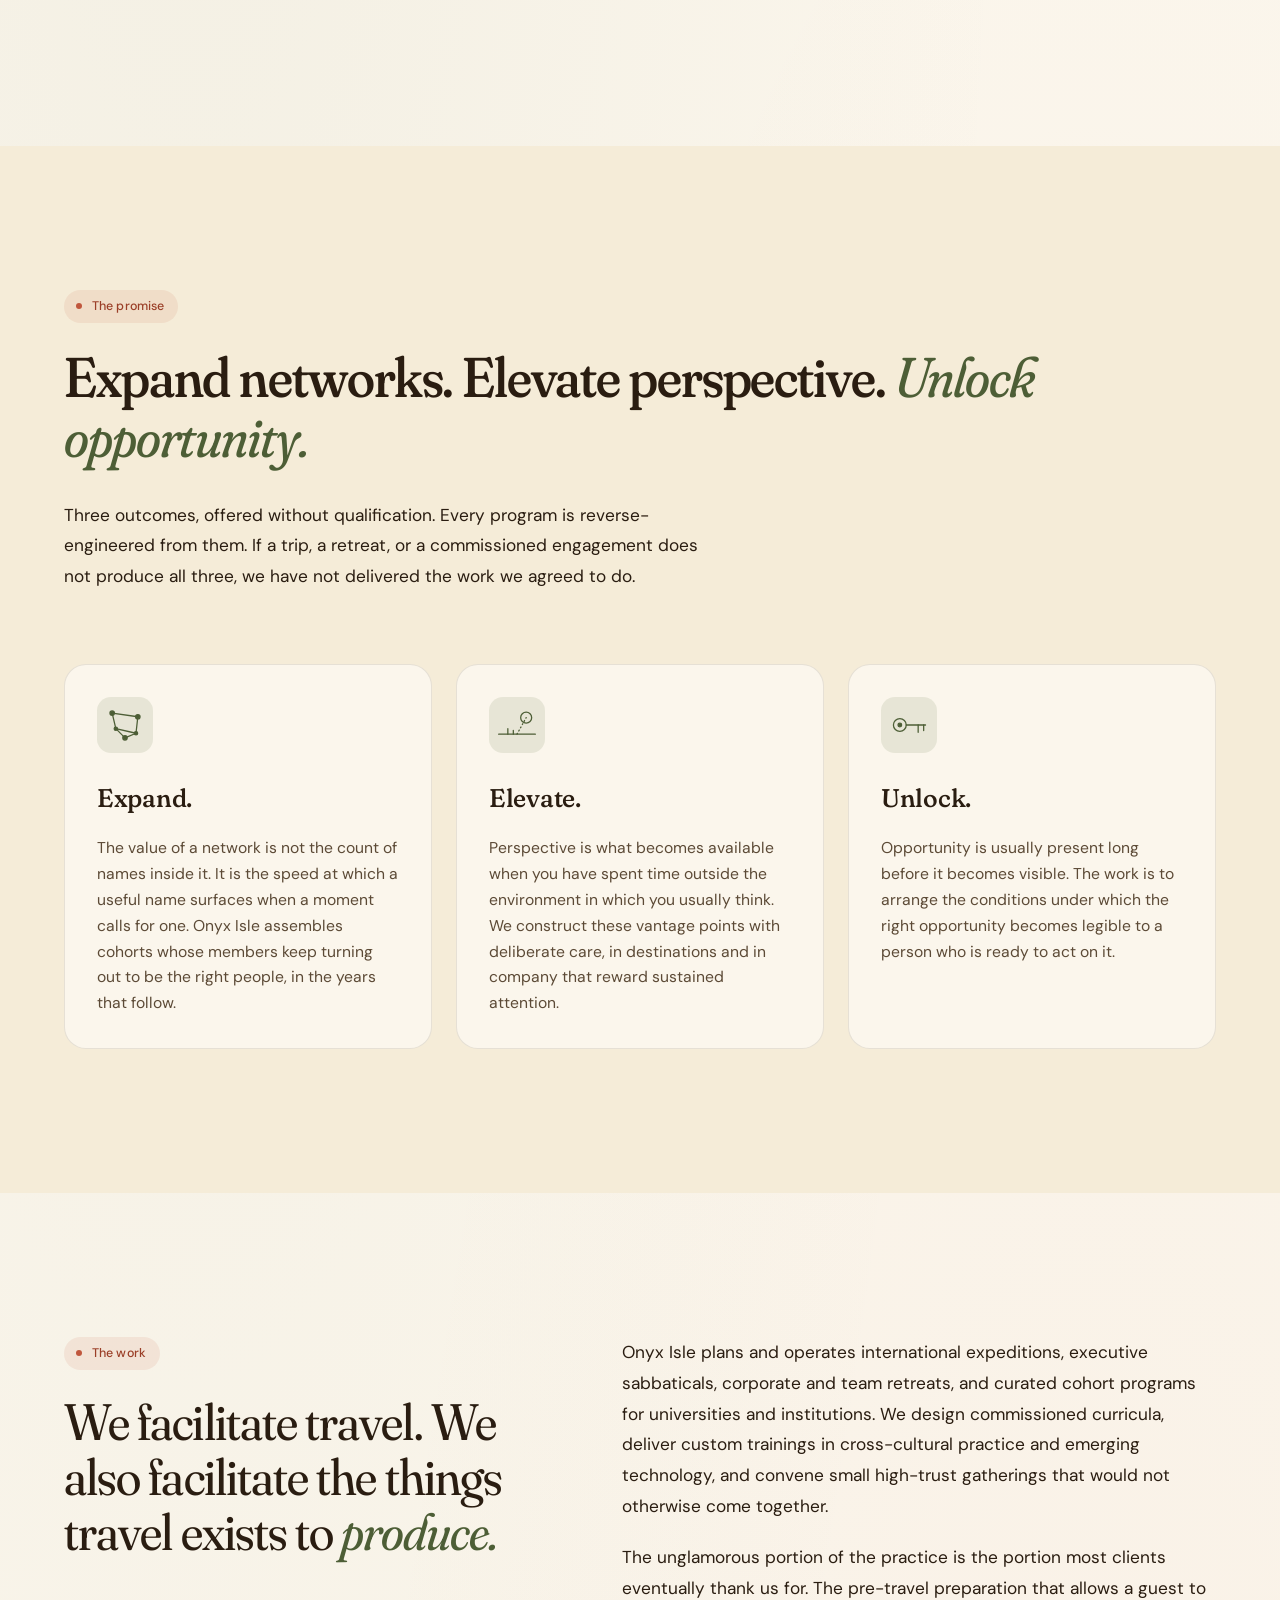
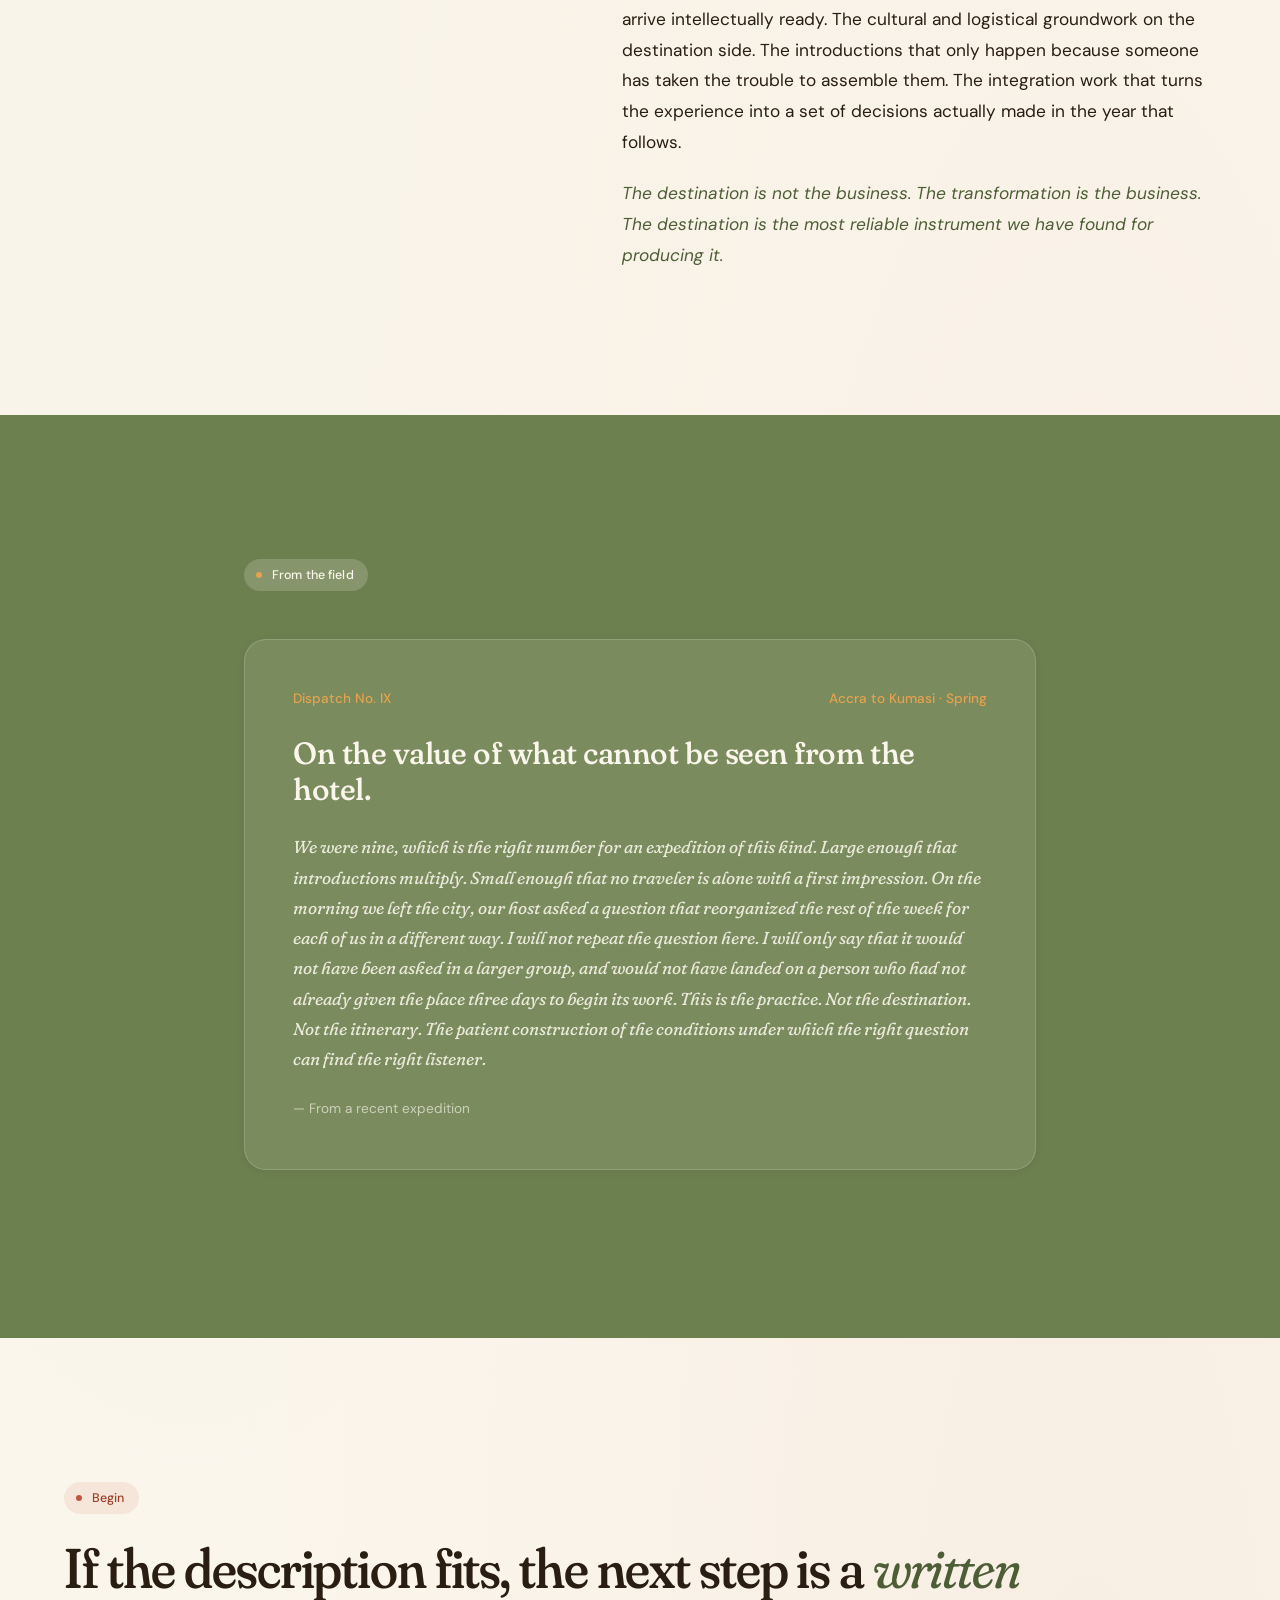
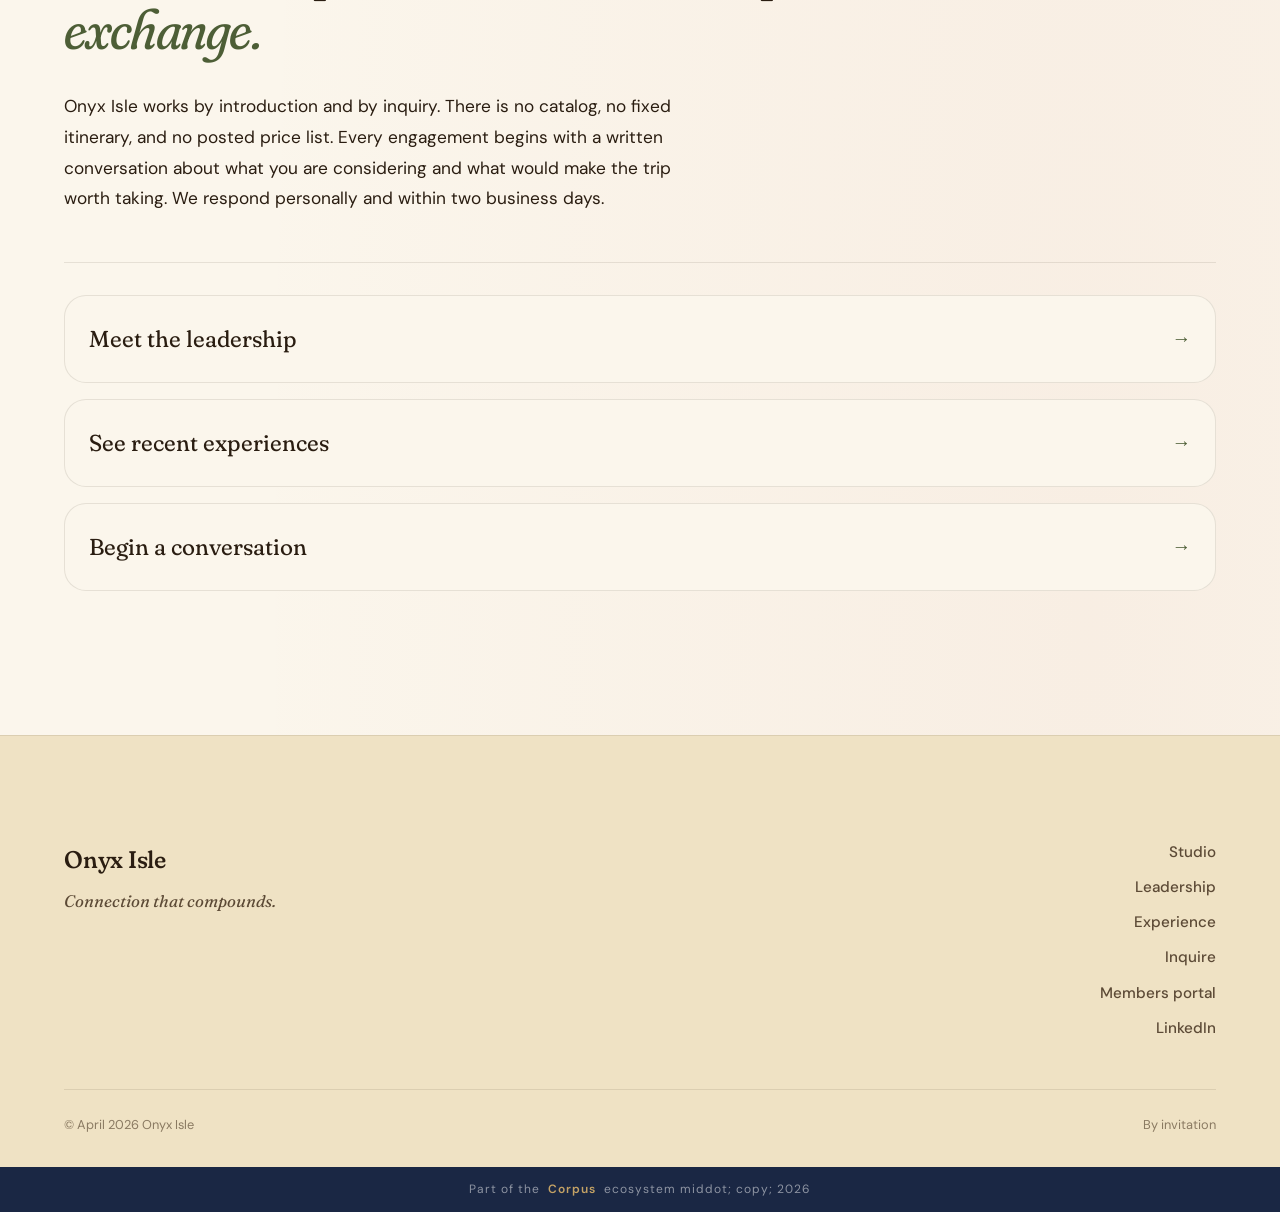
<file: main.html>
<!DOCTYPE html>
<html lang="en">
<head>
  <meta charset="UTF-8" />
  <meta name="viewport" content="width=device-width, initial-scale=1.0" />
  <title>Onyx Isle — Connection that compounds.</title>
  <meta name="description" content="International travel programs, executive sabbaticals, corporate retreats, and curated cohort experiences for leaders, teams, and institutions." />
  <link rel="preconnect" href="https://fonts.googleapis.com" />
  <link rel="preconnect" href="https://fonts.gstatic.com" crossorigin />
  <link href="https://fonts.googleapis.com/css2?family=Fraunces:ital,opsz,wght@0,9..144,400;0,9..144,500;1,9..144,400;1,9..144,500&family=DM+Sans:opsz,wght@9..40,400;9..40,500&display=swap" rel="stylesheet" />
  <link rel="stylesheet" href="css/style.css" />
</head>
<body>

  <nav class="nav">
    <a href="index.html" class="nav__brand">Onyx Isle</a>
    <ul class="nav__links">
      <li><a href="main.html" class="active">Studio</a></li>
      <li><a href="leadership.html">Leadership</a></li>
      <li><a href="experience.html">Experience</a></li>
      <li><a href="inquire.html">Inquire</a></li>
      <li><a href="portal.html" class="nav__portal">Portal</a></li>
    </ul>
  </nav>

  <section class="hero">
    <div class="hero__content">
      <div>
        <div class="hero__line"></div>
        <h1 class="hero__title">
          Connection<br />
          that <span class="italic">compounds.</span>
        </h1>
        <p class="hero__sub">
          Onyx Isle designs international travel programs, executive
          sabbaticals, corporate retreats, and curated cohort experiences
          for leaders, teams, and institutions. The discipline is to
          engineer the conditions in which a single trip changes the
          trajectory of a year.
        </p>
      </div>
    </div>
    <div class="hero__plate">
      <div class="plate plate--full plate--iii">
        <div class="plate__fill"></div>
        <div class="plate__label">Plate II — hero (replace)</div>
      </div>
    </div>
  </section>

  <section class="statement">
    <div class="statement__inner">
      <div class="eyebrow statement__eyebrow">The premise</div>
      <h2 class="statement__title">
        Most travel pays for itself once. Onyx Isle is built for the kind
        that pays for itself <span class="italic">for years.</span>
      </h2>
      <div class="statement__body prose">
        <p>
          The premise is direct. Curated travel, executed with discipline,
          is among the most efficient instruments available for
          accelerating leadership, deepening institutional relationships,
          and producing the cross-cultural fluency that compounds across a
          career. Onyx Isle exists to design and operate these experiences
          for individuals and institutions for whom an off-the-shelf
          itinerary will not produce the outcomes they need.
        </p>
        <p>
          We work with executives, founders, university cohorts, corporate
          teams, athletic delegations, and creative practices. The
          itinerary is planned in granular detail, but the itinerary is
          only a portion of the practice. The larger portion is the work
          that surrounds it. The cultural preparation that lets a guest
          arrive intellectually ready. The introductions that turn an
          itinerary into a network. The facilitation that turns a group
          into a cohort. The integration work that turns an experience
          into a set of decisions made differently in the year that
          follows.
        </p>
      </div>
    </div>
  </section>

  <section class="statement light">
    <div class="statement__inner">
      <div class="eyebrow statement__eyebrow">The promise</div>
      <h2 class="statement__title">
        Expand networks. Elevate perspective.
        <span class="italic">Unlock opportunity.</span>
      </h2>
      <div class="statement__body prose">
        <p>
          Three outcomes, offered without qualification. Every program is
          reverse-engineered from them. If a trip, a retreat, or a
          commissioned engagement does not produce all three, we have not
          delivered the work we agreed to do.
        </p>
      </div>

      <div class="triplet">
        <div class="triplet__item">
          <div class="triplet__icon">
            <svg class="oi-icon oi-icon--lg" viewBox="0 0 48 48" aria-hidden="true">
              <circle cx="10" cy="11" r="2.4" fill="currentColor"/>
              <circle cx="38" cy="15" r="2.4" fill="currentColor"/>
              <circle cx="24" cy="38" r="2.4" fill="currentColor"/>
              <circle cx="36" cy="33" r="1.8" fill="currentColor"/>
              <circle cx="14" cy="28" r="1.8" fill="currentColor"/>
              <line x1="10" y1="11" x2="38" y2="15"/>
              <line x1="10" y1="11" x2="14" y2="28"/>
              <line x1="38" y1="15" x2="36" y2="33"/>
              <line x1="14" y1="28" x2="24" y2="38"/>
              <line x1="36" y1="33" x2="24" y2="38"/>
              <line x1="14" y1="28" x2="36" y2="33"/>
            </svg>
          </div>
          <h3 class="triplet__verb">Expand.</h3>
          <p class="triplet__body">
            The value of a network is not the count of names inside it. It
            is the speed at which a useful name surfaces when a moment
            calls for one. Onyx Isle assembles cohorts whose members keep
            turning out to be the right people, in the years that follow.
          </p>
        </div>

        <div class="triplet__item">
          <div class="triplet__icon">
            <svg class="oi-icon oi-icon--lg" viewBox="0 0 48 48" aria-hidden="true">
              <line x1="4" y1="34" x2="44" y2="34"/>
              <circle cx="34" cy="16" r="6"/>
              <line x1="24" y1="34" x2="34" y2="16" stroke-dasharray="1 3"/>
              <line x1="14" y1="34" x2="14" y2="28"/>
              <line x1="20" y1="34" x2="20" y2="30"/>
            </svg>
          </div>
          <h3 class="triplet__verb">Elevate.</h3>
          <p class="triplet__body">
            Perspective is what becomes available when you have spent time
            outside the environment in which you usually think. We
            construct these vantage points with deliberate care, in
            destinations and in company that reward sustained attention.
          </p>
        </div>

        <div class="triplet__item">
          <div class="triplet__icon">
            <svg class="oi-icon oi-icon--lg" viewBox="0 0 48 48" aria-hidden="true">
              <circle cx="14" cy="24" r="7"/>
              <circle cx="14" cy="24" r="2" fill="currentColor"/>
              <line x1="21" y1="24" x2="42" y2="24"/>
              <line x1="34" y1="24" x2="34" y2="32"/>
              <line x1="40" y1="24" x2="40" y2="30"/>
            </svg>
          </div>
          <h3 class="triplet__verb">Unlock.</h3>
          <p class="triplet__body">
            Opportunity is usually present long before it becomes visible.
            The work is to arrange the conditions under which the right
            opportunity becomes legible to a person who is ready to act on
            it.
          </p>
        </div>
      </div>
    </div>
  </section>

  <section class="statement">
    <div class="statement__inner">
      <div class="split">
        <div>
          <div class="eyebrow mb-3">The work</div>
          <h2 class="display-md">
            We facilitate travel. We also facilitate the things travel
            exists to <span class="italic">produce.</span>
          </h2>
        </div>
        <div>
          <div class="prose">
            <p>
              Onyx Isle plans and operates international expeditions,
              executive sabbaticals, corporate and team retreats, and
              curated cohort programs for universities and institutions.
              We design commissioned curricula, deliver custom trainings
              in cross-cultural practice and emerging technology, and
              convene small high-trust gatherings that would not otherwise
              come together.
            </p>
            <p>
              The unglamorous portion of the practice is the portion most
              clients eventually thank us for. The pre-travel preparation
              that allows a guest to arrive intellectually ready. The
              cultural and logistical groundwork on the destination side.
              The introductions that only happen because someone has
              taken the trouble to assemble them. The integration work
              that turns the experience into a set of decisions actually
              made in the year that follows.
            </p>
            <p class="dim mt-3">
              <em class="italic">
                The destination is not the business. The transformation
                is the business. The destination is the most reliable
                instrument we have found for producing it.
              </em>
            </p>
          </div>
        </div>
      </div>
    </div>
  </section>

  <section class="section jade">
    <div class="shell shell--narrow">
      <div class="eyebrow mb-3">From the field</div>
      <div class="dispatch">
        <div class="dispatch__head">
          <div class="dispatch__num">Dispatch No. IX</div>
          <div class="dispatch__date">Accra to Kumasi · Spring</div>
        </div>
        <h3 class="dispatch__title">
          On the value of what cannot be seen from the hotel.
        </h3>
        <p class="dispatch__body">
          We were nine, which is the right number for an expedition of
          this kind. Large enough that introductions multiply. Small
          enough that no traveler is alone with a first impression. On
          the morning we left the city, our host asked a question that
          reorganized the rest of the week for each of us in a different
          way. I will not repeat the question here. I will only say that
          it would not have been asked in a larger group, and would not
          have landed on a person who had not already given the place
          three days to begin its work. This is the practice. Not the
          destination. Not the itinerary. The patient construction of
          the conditions under which the right question can find the
          right listener.
        </p>
        <div class="dispatch__signature">— From a recent expedition</div>
      </div>
    </div>
  </section>

  <section class="statement">
    <div class="statement__inner">
      <div class="eyebrow statement__eyebrow">Begin</div>
      <h2 class="statement__title">
        If the description fits, the next step is a
        <span class="italic">written exchange.</span>
      </h2>
      <div class="statement__body prose">
        <p>
          Onyx Isle works by introduction and by inquiry. There is no
          catalog, no fixed itinerary, and no posted price list. Every
          engagement begins with a written conversation about what you
          are considering and what would make the trip worth taking. We
          respond personally and within two business days.
        </p>
      </div>

      <div class="cta-list">
        <a href="leadership.html" class="cta-list__item">
          Meet the leadership
          <span class="arrow">→</span>
        </a>
        <a href="experience.html" class="cta-list__item">
          See recent experiences
          <span class="arrow">→</span>
        </a>
        <a href="inquire.html" class="cta-list__item">
          Begin a conversation
          <span class="arrow">→</span>
        </a>
      </div>
    </div>
  </section>

  <footer class="footer">
    <div class="footer__grid">
      <div>
        <div class="footer__mark">Onyx Isle</div>
        <p class="footer__tagline"><em>Connection that compounds.</em></p>
      </div>
      <div class="footer__links">
        <a href="main.html">Studio</a>
        <a href="leadership.html">Leadership</a>
        <a href="experience.html">Experience</a>
        <a href="inquire.html">Inquire</a>
        <a href="portal.html">Members portal</a>
        <a href="https://www.linkedin.com/in/landynjordan" target="_blank" rel="noopener">LinkedIn</a>
      </div>
    </div>
    <div class="footer__meta">
      <span>© April 2026 Onyx Isle</span>
      <span>By invitation</span>
    </div>
  </footer>

  <script src="js/main.js"></script>
<div class="corpus-badge">Part of the <a href="../index.html">Corpus</a> ecosystem </body>middot; </body>copy; 2026</div>
</body>
</html>
</file>
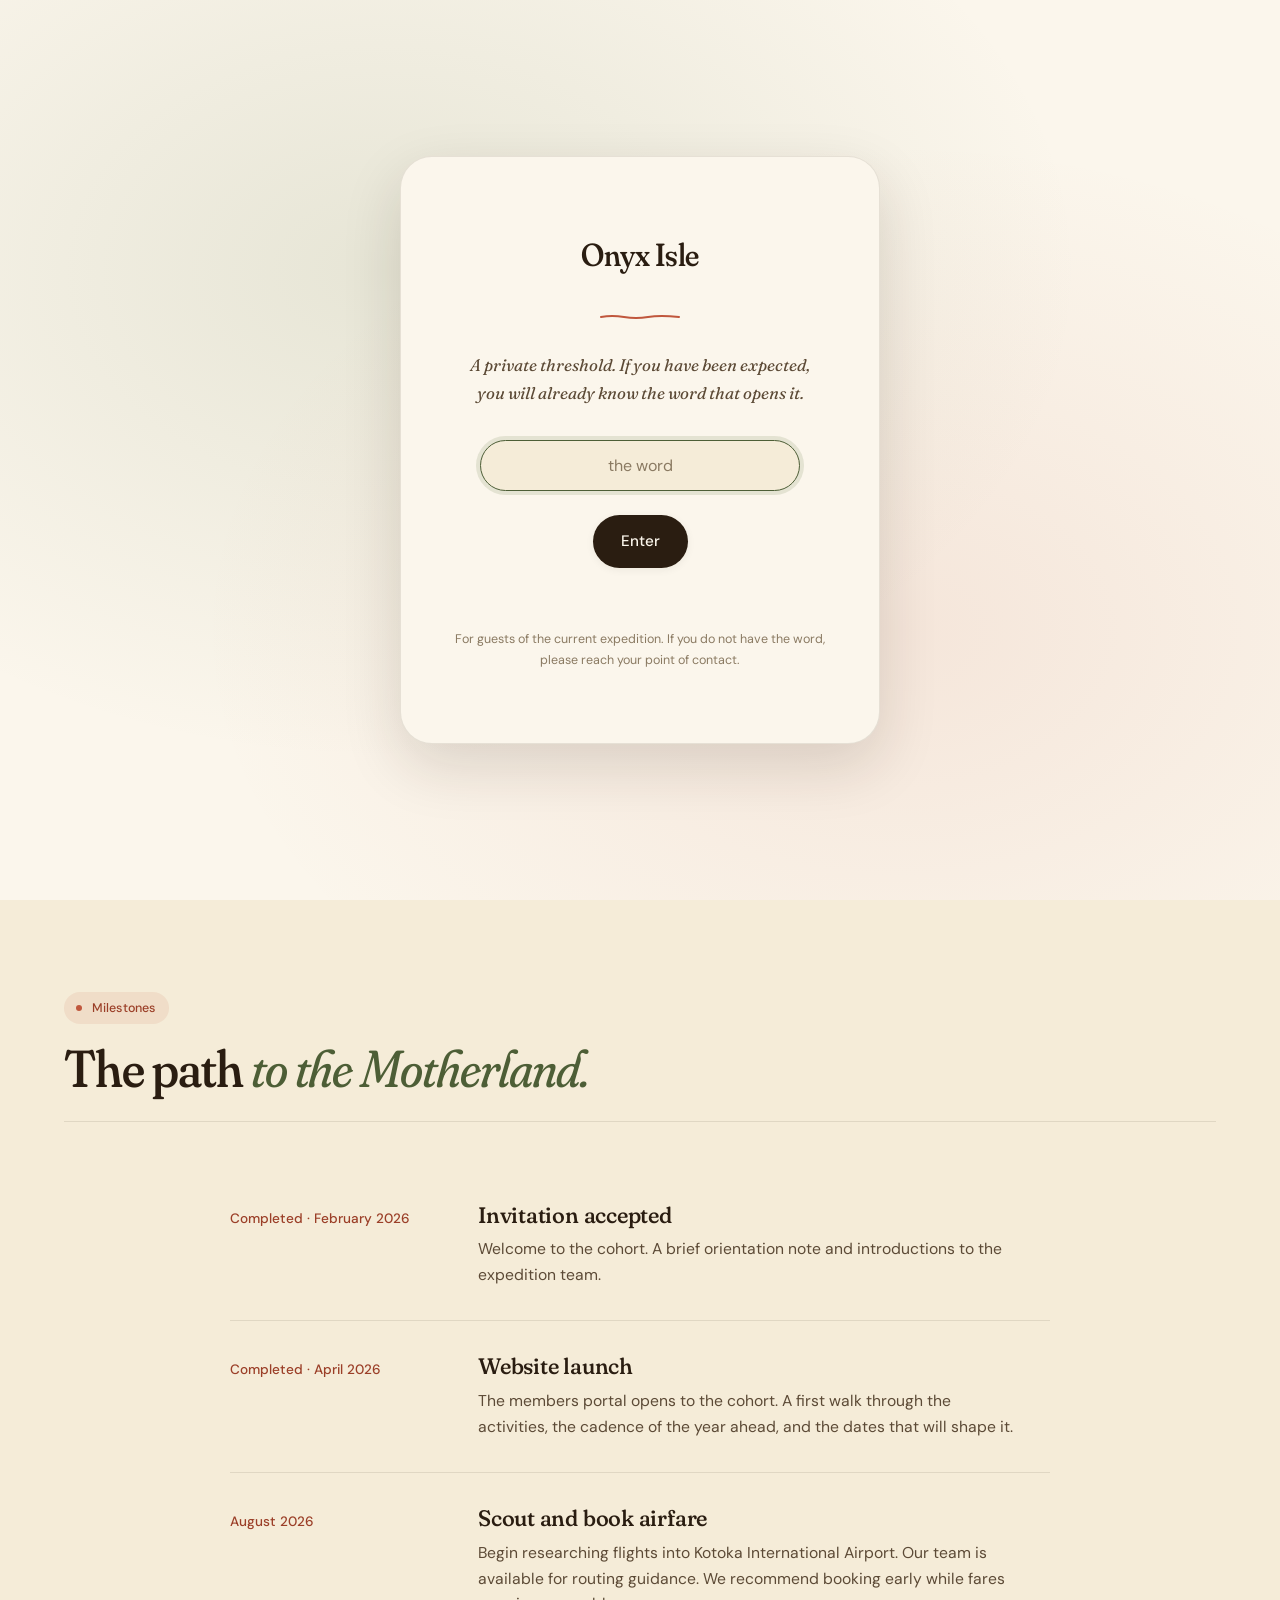
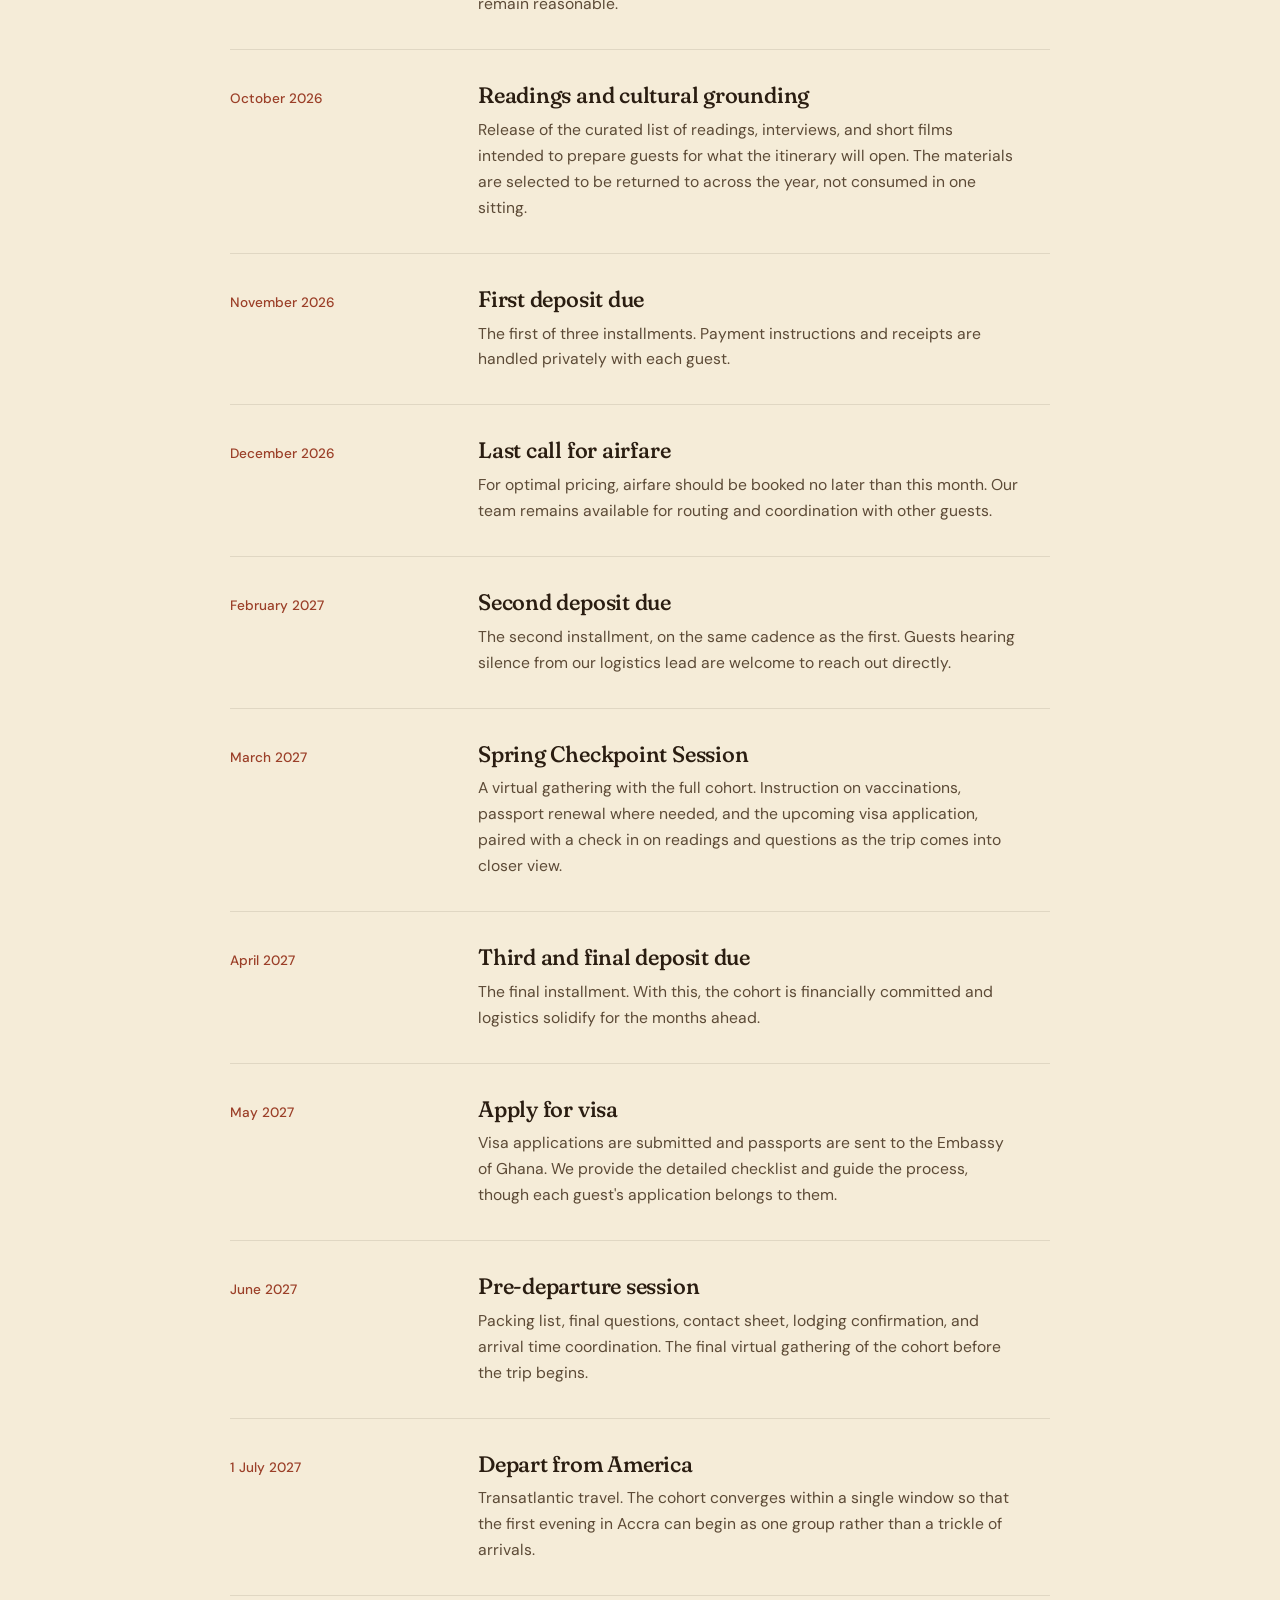
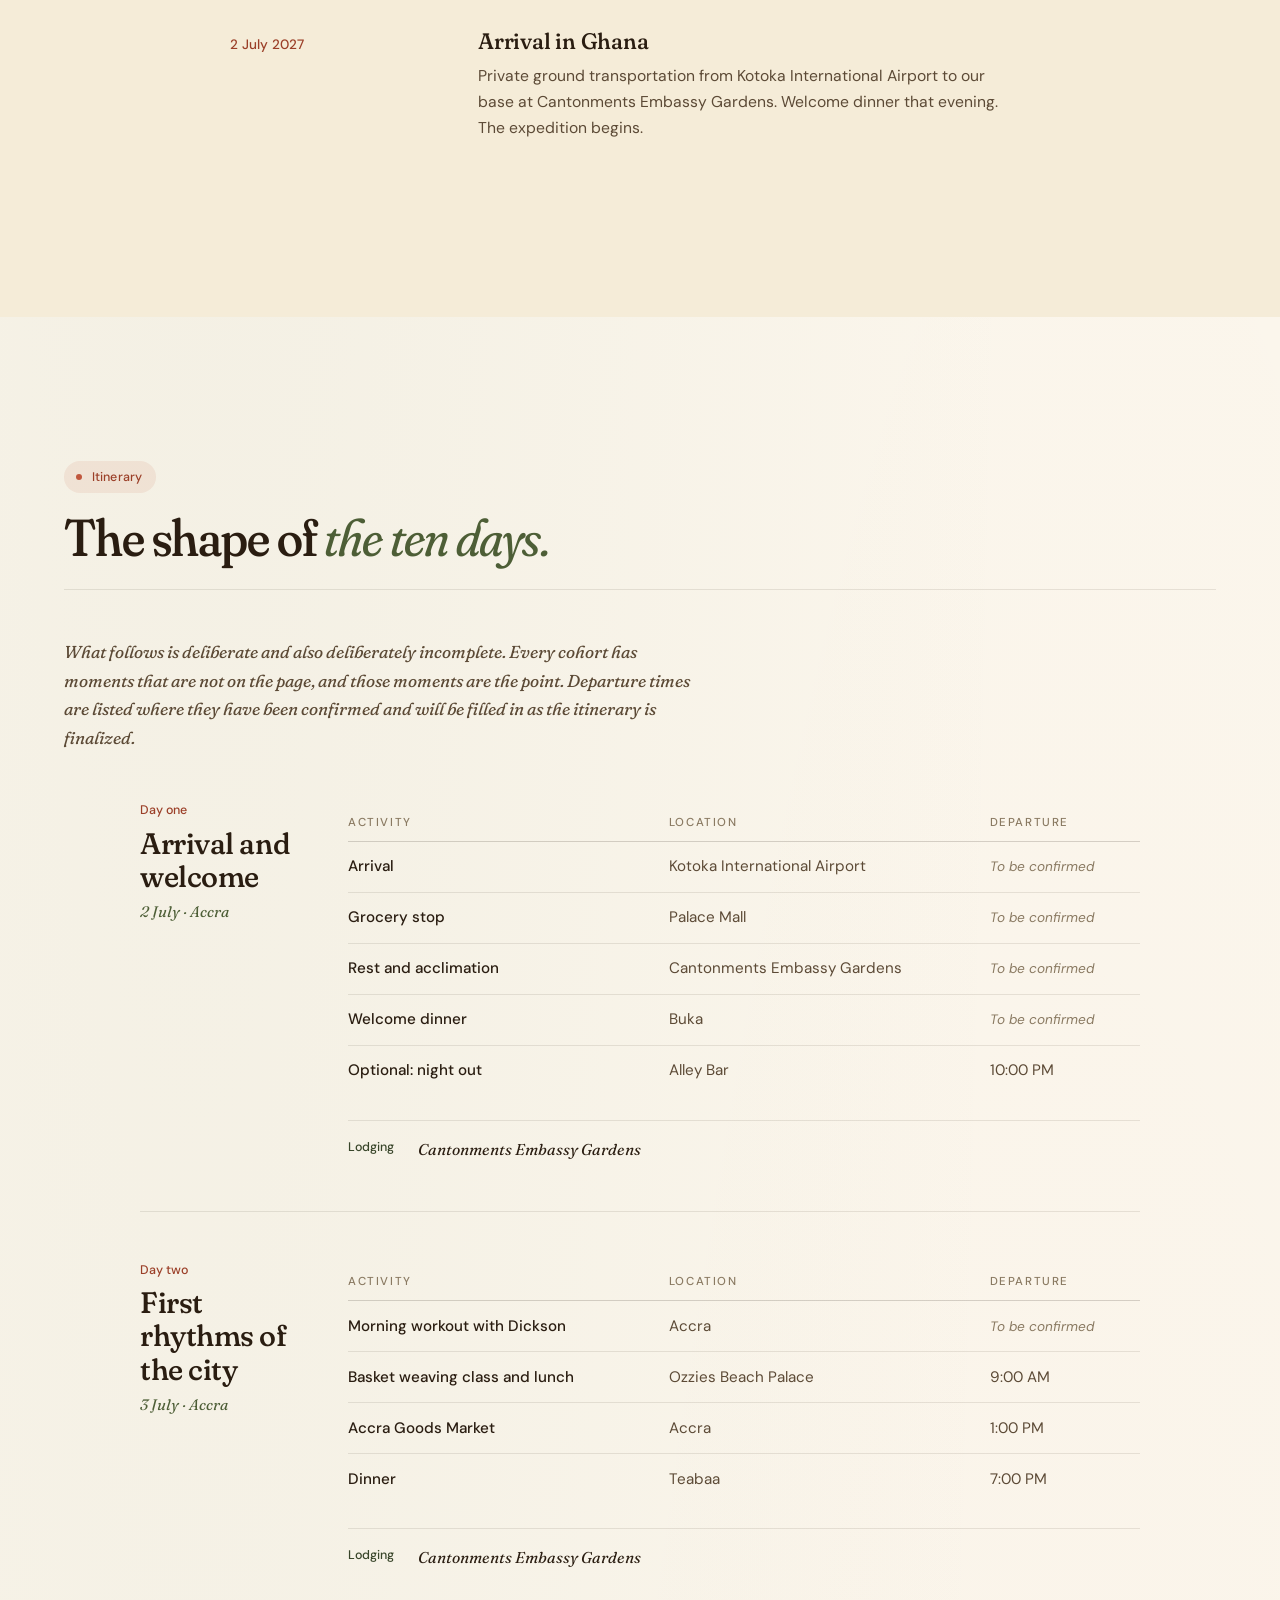
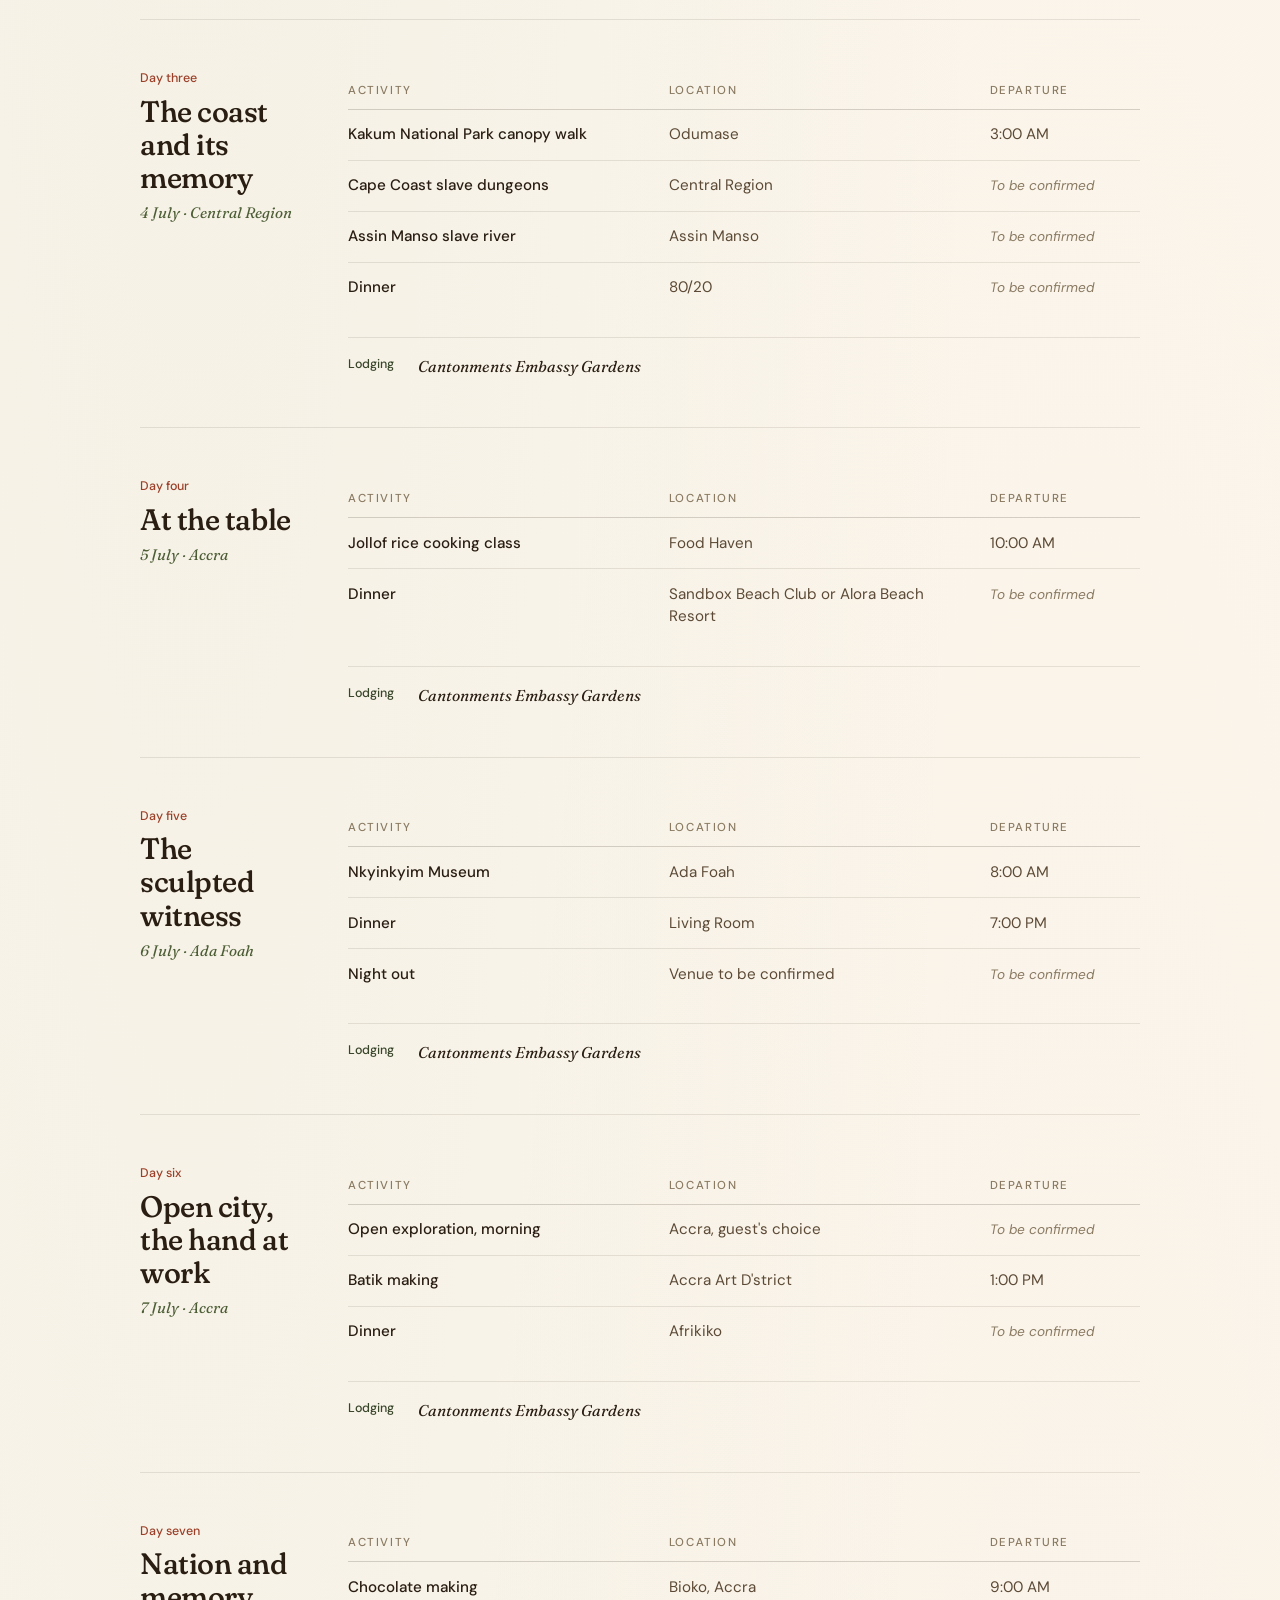
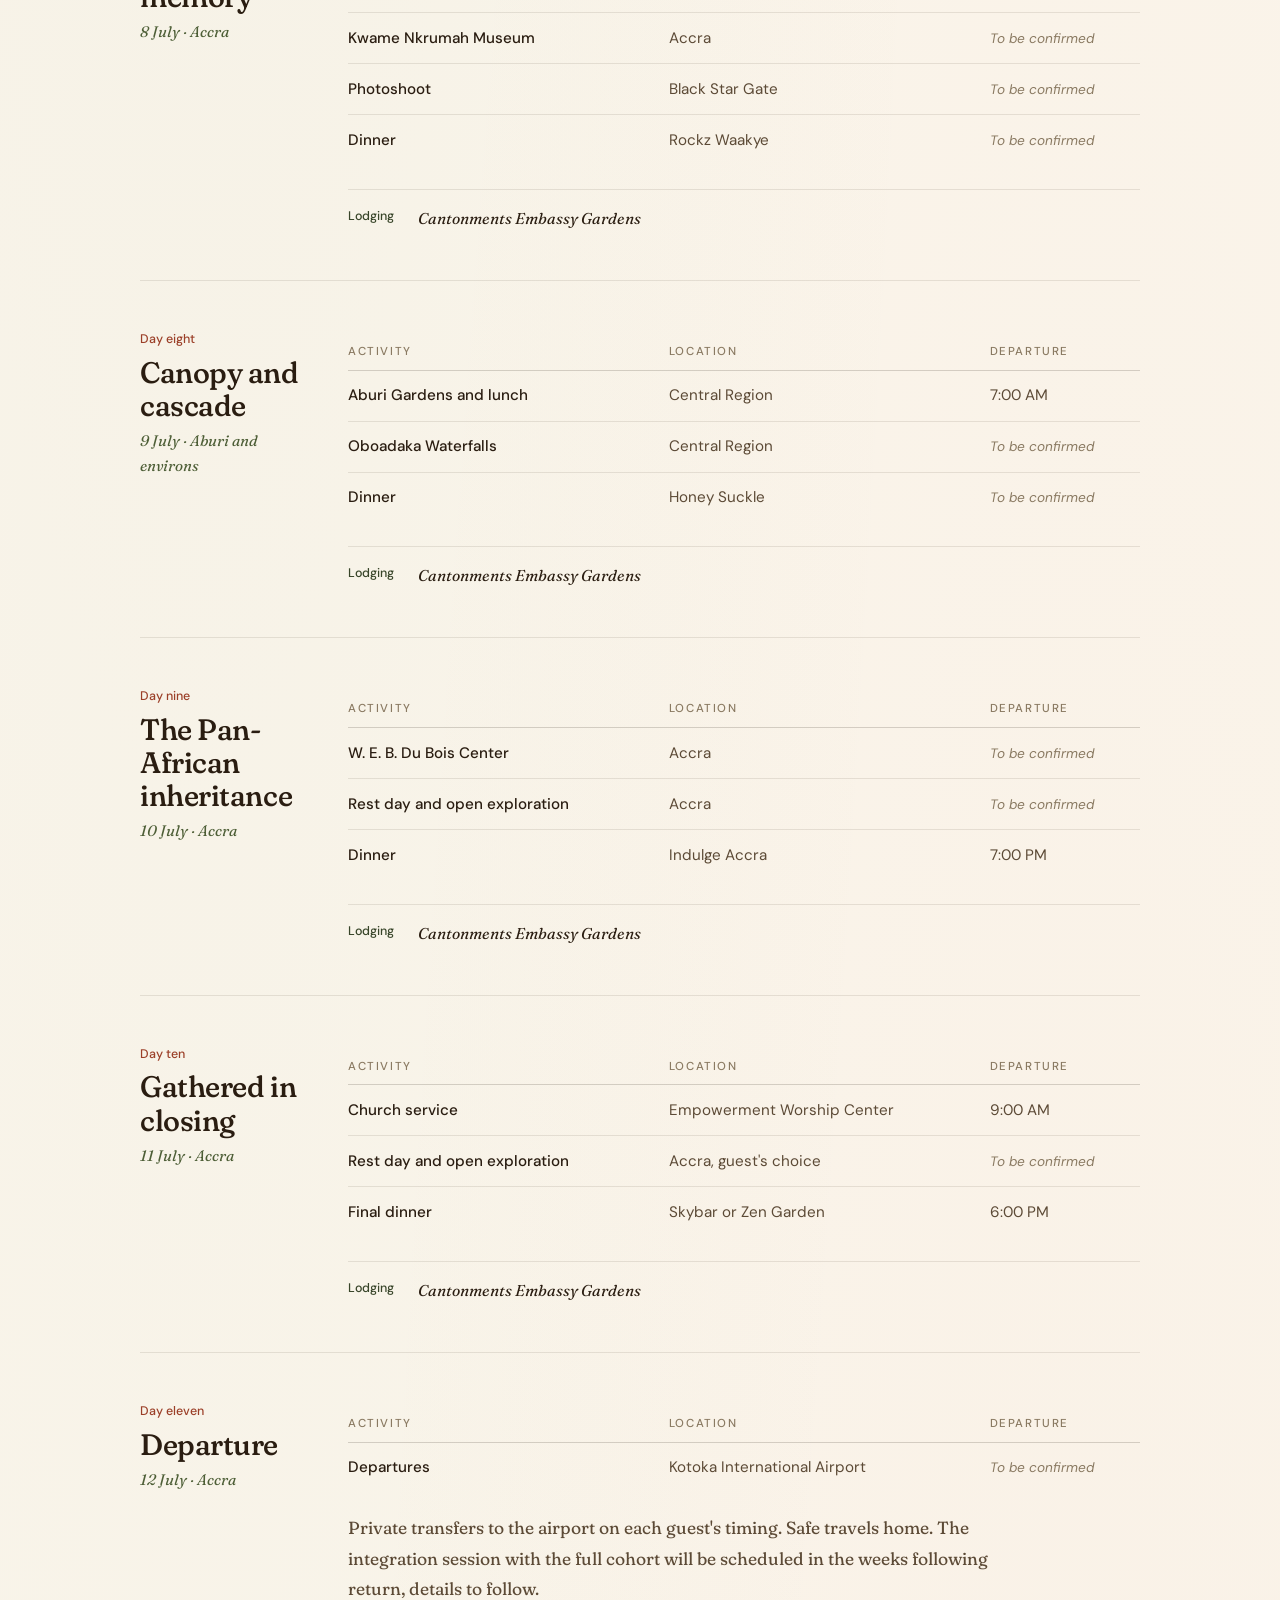
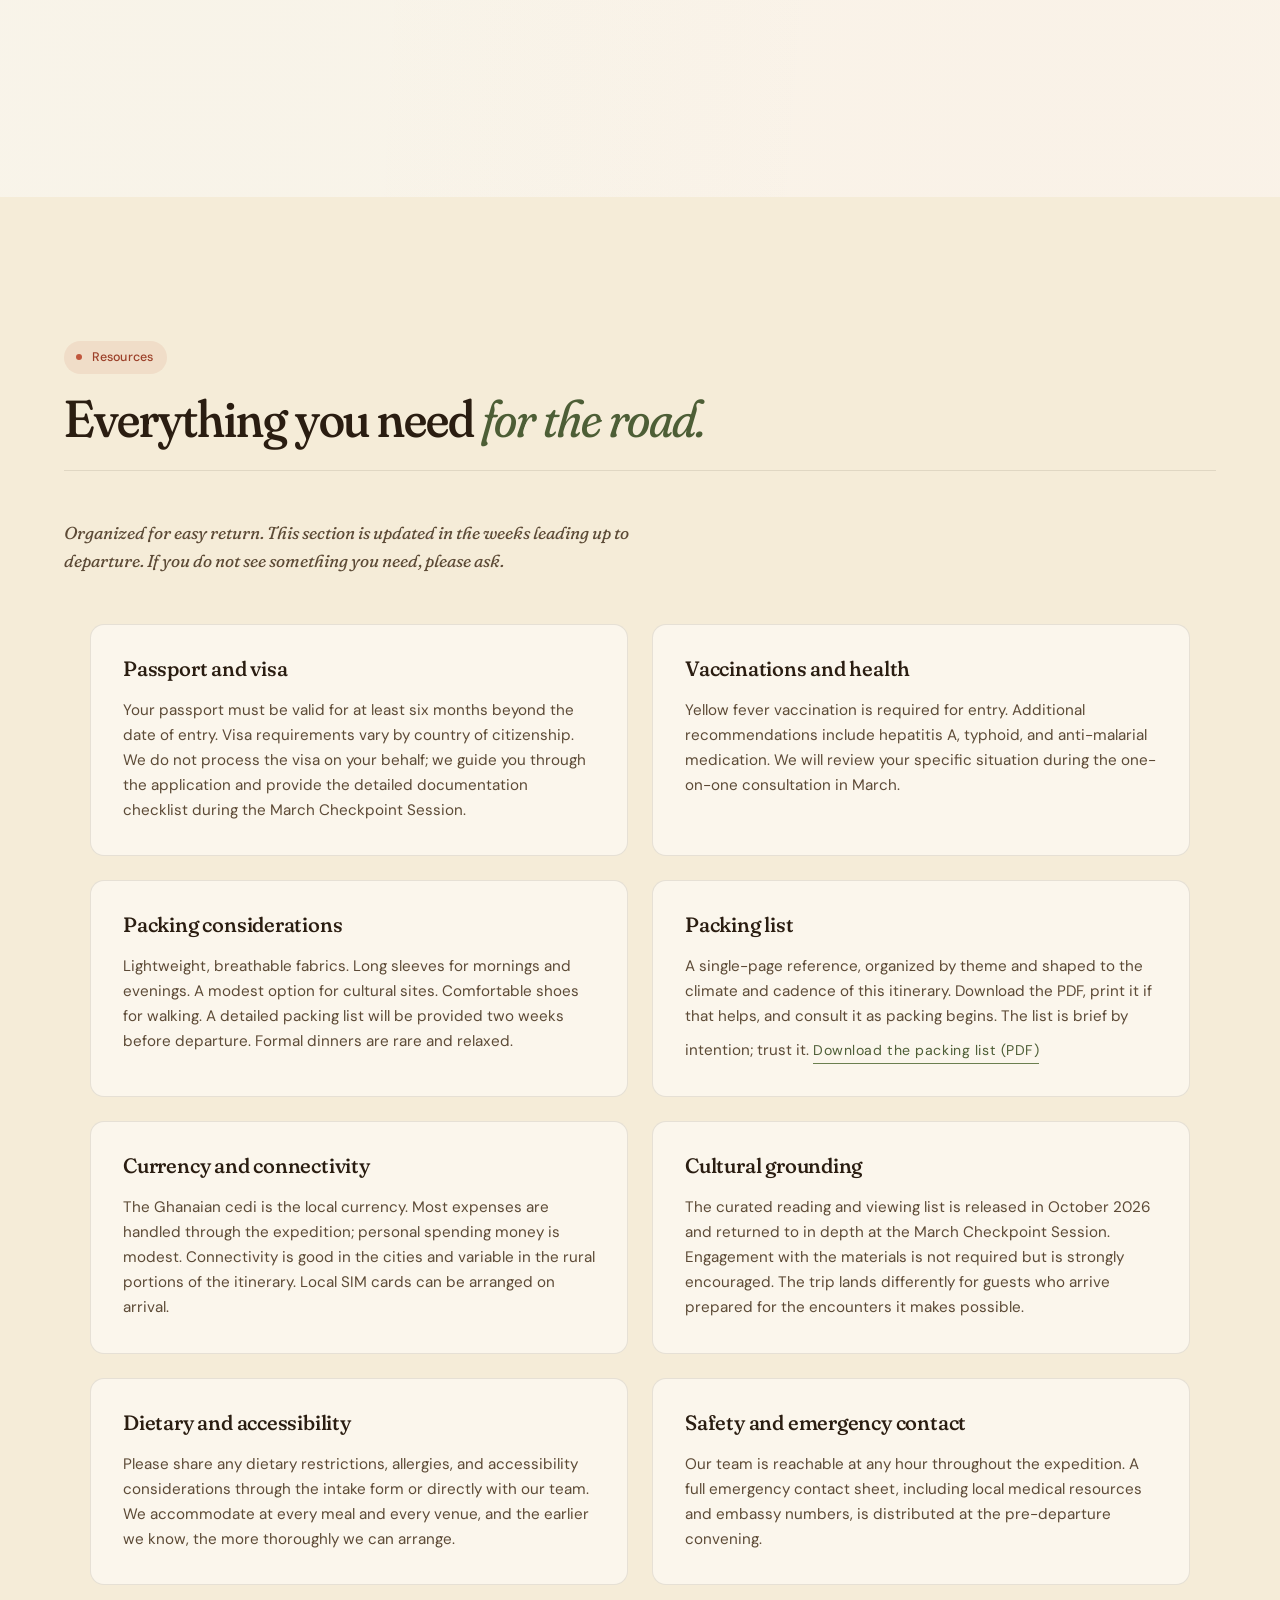
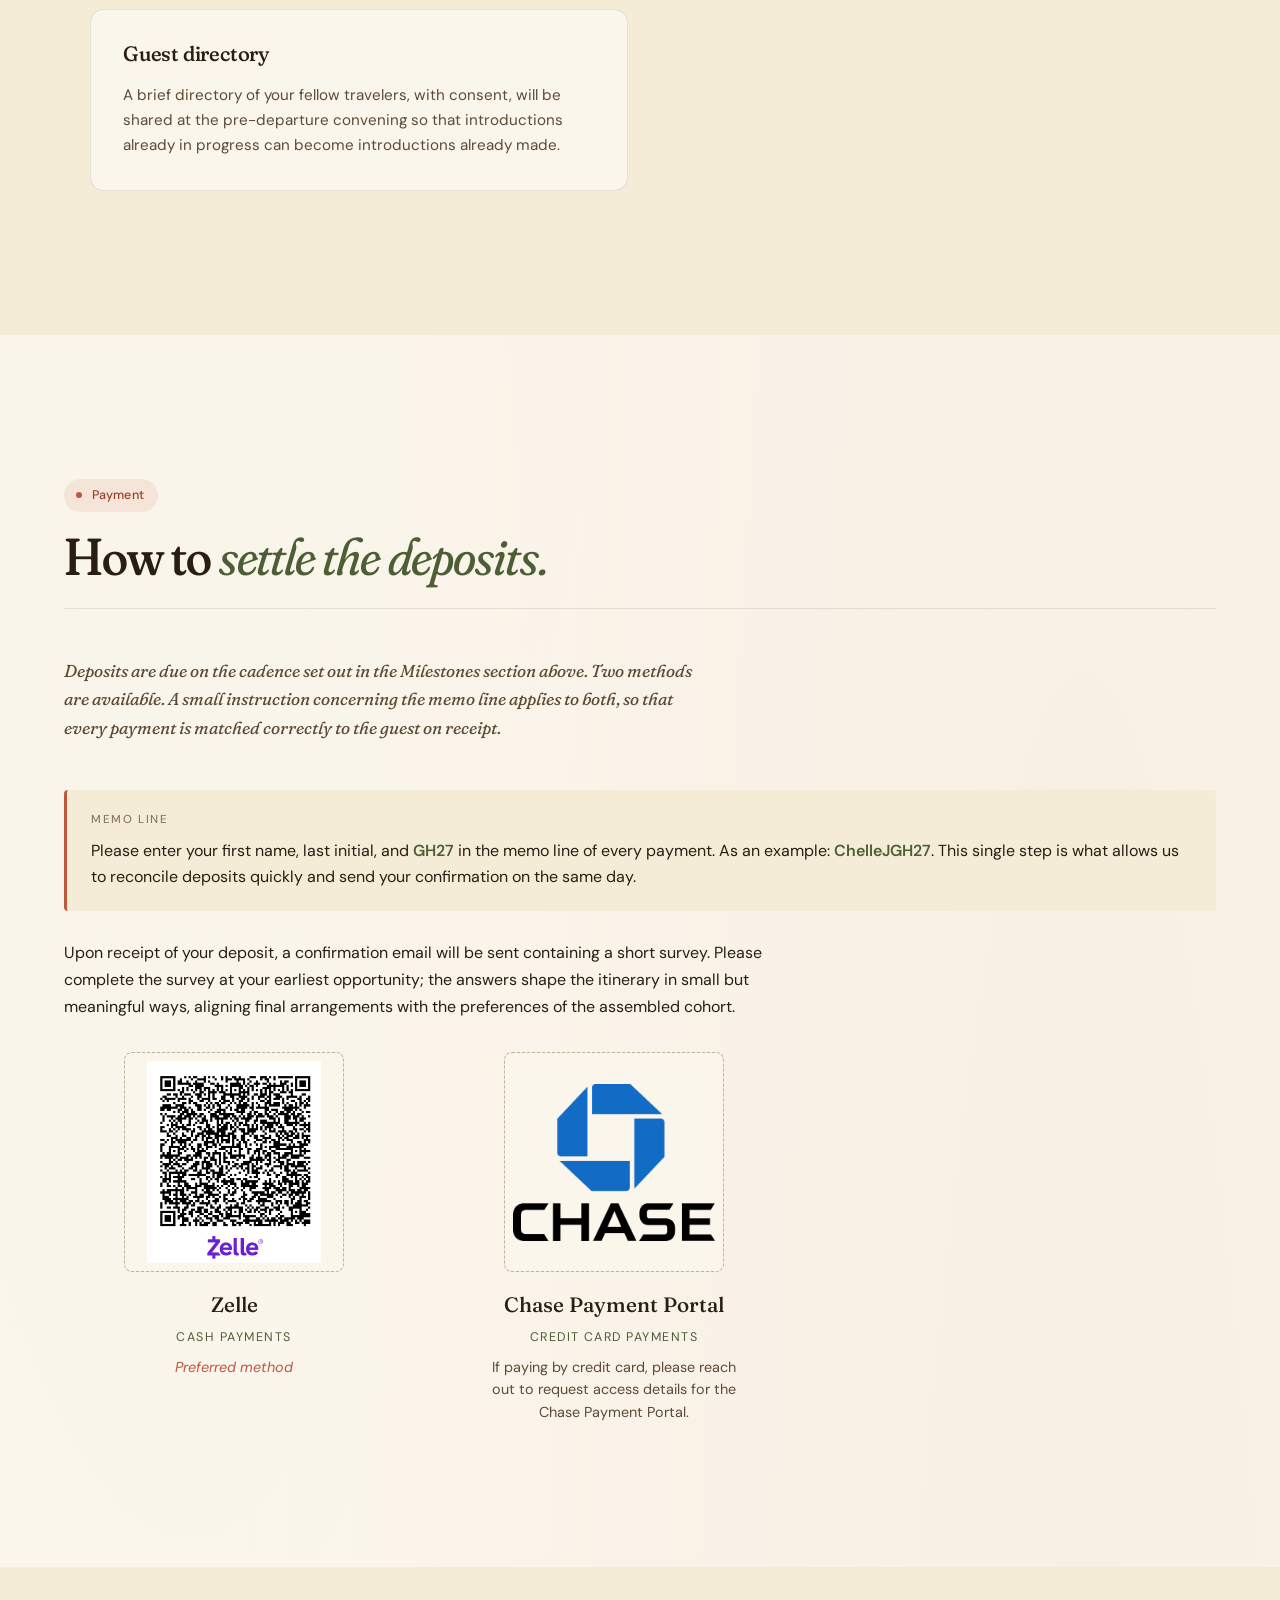
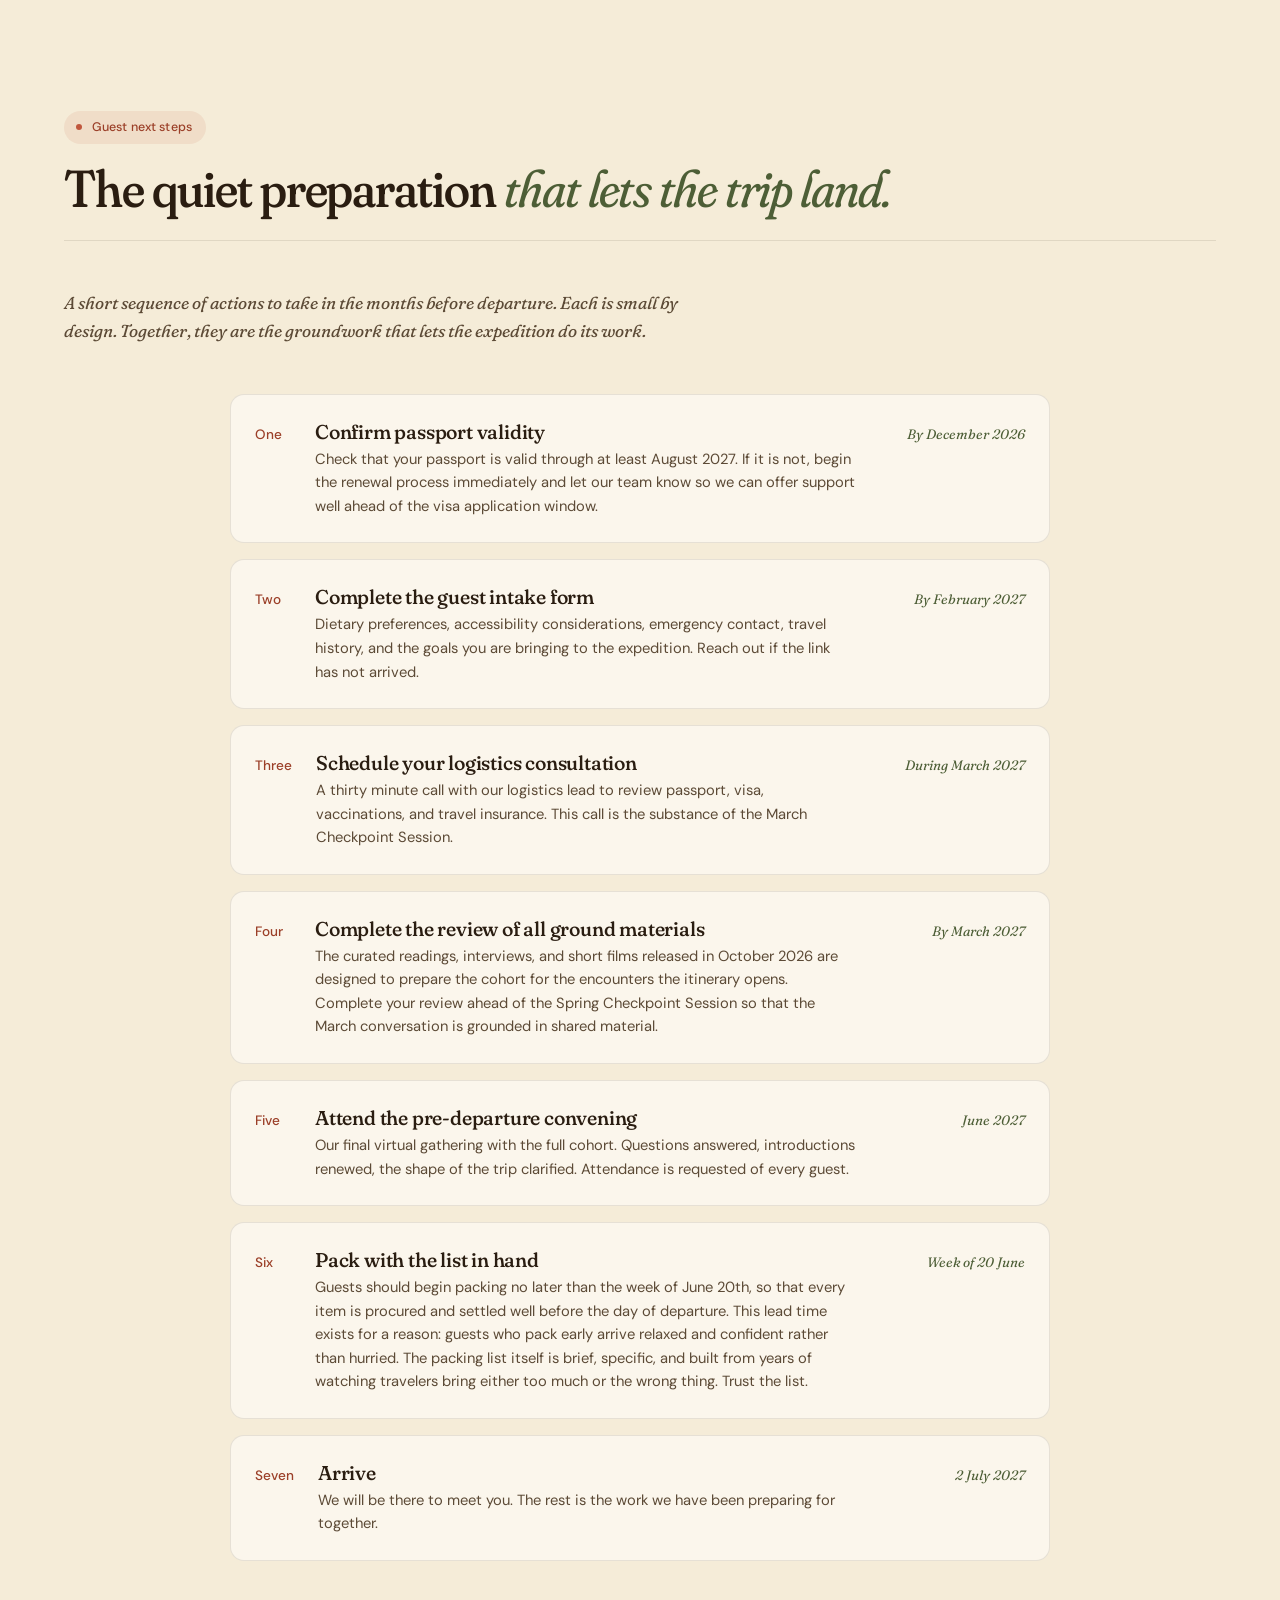
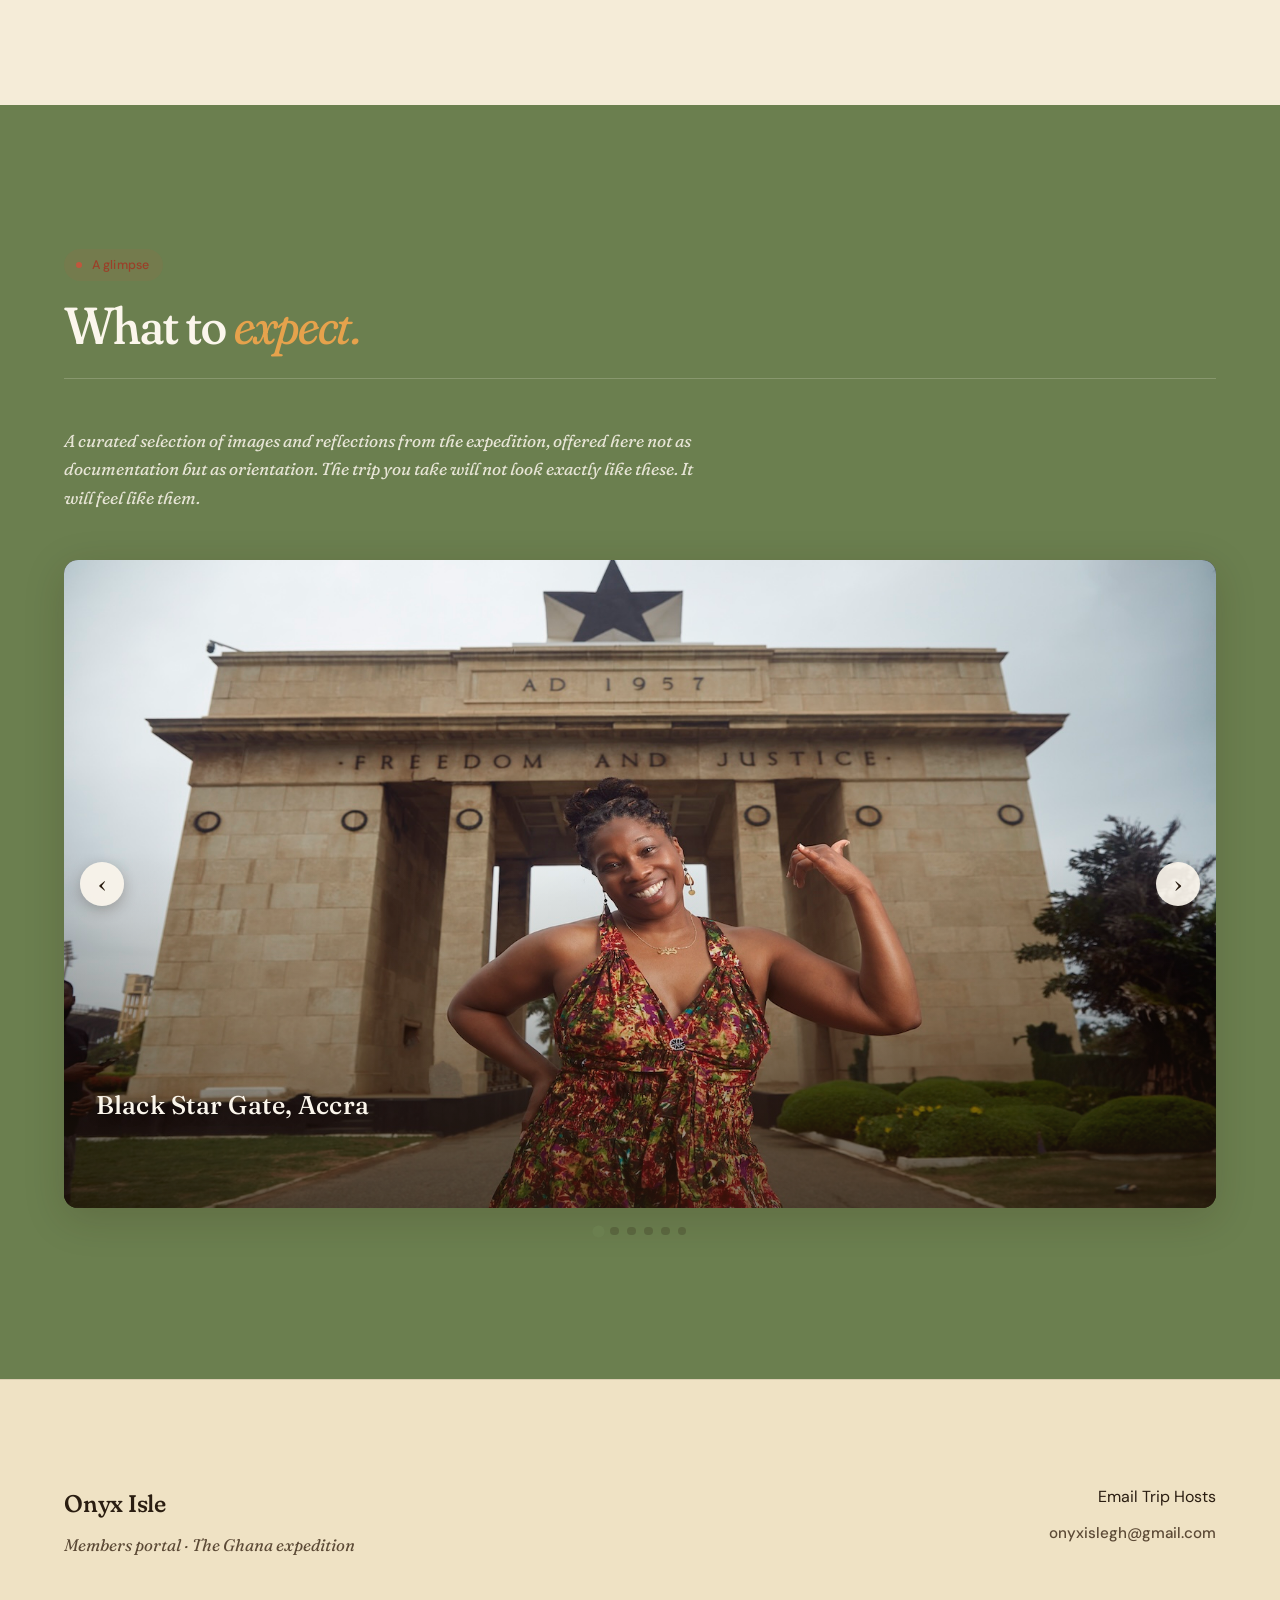
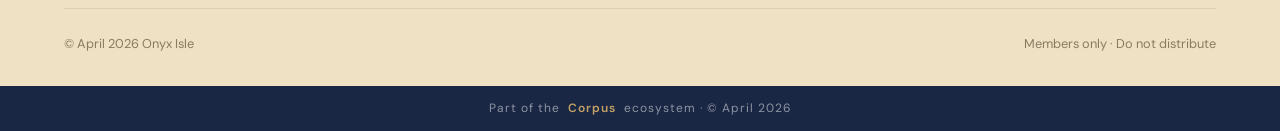
<file: portal.html>
<!DOCTYPE html>
<html lang="en">
<head>
  <meta charset="UTF-8" />
  <meta name="viewport" content="width=device-width, initial-scale=1.0" />
  <title>Members Portal · Onyx Isle</title>
  <meta name="description" content="Members portal. Trip details, itinerary, resources, and guest next steps." />
  <meta name="robots" content="noindex" />
  <link rel="preconnect" href="https://fonts.googleapis.com" />
  <link rel="preconnect" href="https://fonts.gstatic.com" crossorigin />
  <link href="https://fonts.googleapis.com/css2?family=Fraunces:ital,opsz,wght@0,9..144,400;0,9..144,500;1,9..144,400;1,9..144,500&family=DM+Sans:opsz,wght@9..40,400;9..40,500&display=swap" rel="stylesheet" />
  <link rel="stylesheet" href="css/style.css" />
  <style>
    /* Scoped itinerary table styles. Lives here, not in style.css,
       so the main stylesheet is unchanged. */
    .day__agenda {
      margin-top: 0.25rem;
      font-family: inherit;
      color: var(--ink);
    }
    .day__agenda-head,
    .day__agenda-row {
      display: grid;
      grid-template-columns: 2fr 2fr 1fr;
      gap: 1.25rem;
      align-items: baseline;
    }
    .day__agenda-head {
      padding: 0.55rem 0;
      border-bottom: 1px solid var(--line);
      font-size: 0.72rem;
      letter-spacing: 0.14em;
      text-transform: uppercase;
      font-weight: 500;
      color: var(--ink-3);
    }
    .day__agenda-row {
      padding: 0.85rem 0;
      border-bottom: 1px solid var(--line-soft);
      font-size: 0.95rem;
      line-height: 1.5;
    }
    .day__agenda-row:last-child {
      border-bottom: none;
    }
    .day__agenda-row .cell-activity {
      color: var(--ink);
      font-weight: 500;
    }
    .day__agenda-row .cell-location,
    .day__agenda-row .cell-time {
      color: var(--ink-2);
    }
    .day__agenda-row .cell-time.unset {
      color: var(--ink-3);
      font-style: italic;
      font-size: 0.85rem;
    }
    @media (max-width: 720px) {
      .day__agenda-head { display: none; }
      .day__agenda-row {
        grid-template-columns: 1fr;
        gap: 0.15rem;
        padding: 0.9rem 0;
      }
      .day__agenda-row .cell-location::before {
        content: "at ";
        color: var(--ink-3);
      }
      .day__agenda-row .cell-time:not(:empty)::before {
        content: "Departs ";
        color: var(--ink-3);
      }
    }

    /* ---------- Carousel (glimpse section) ---------- */
    .carousel {
      position: relative;
      margin: 1.5rem 0 0;
    }
    .carousel__viewport {
      position: relative;
      width: 100%;
      aspect-ratio: 16 / 9;
      overflow: hidden;
      border-radius: 14px;
      background: var(--ink);
      box-shadow: 0 10px 40px rgba(42, 29, 17, 0.18);
    }
    .carousel__slide {
      position: absolute;
      inset: 0;
      opacity: 0;
      transition: opacity 0.55s ease;
      pointer-events: none;
    }
    .carousel__slide.is-active {
      opacity: 1;
      pointer-events: auto;
    }
    .carousel__image {
      position: absolute;
      inset: 0;
      background-size: cover;
      background-position: center;
    }
    .carousel__overlay {
      position: absolute;
      inset: 0;
      display: flex;
      flex-direction: column;
      justify-content: flex-end;
      padding: 1.75rem 2rem;
      color: var(--paper);
      background: linear-gradient(
        to top,
        rgba(42, 29, 17, 0.60) 0%,
        rgba(42, 29, 17, 0.20) 28%,
        transparent 55%
      );
      transition: background 0.35s ease;
    }
    .carousel__slide:hover .carousel__overlay,
    .carousel__slide.show-caption .carousel__overlay {
      background: linear-gradient(
        to top,
        rgba(42, 29, 17, 0.88) 0%,
        rgba(42, 29, 17, 0.55) 40%,
        rgba(42, 29, 17, 0.15) 72%,
        transparent 100%
      );
    }
    .carousel__title {
      font-family: 'Fraunces', Georgia, serif;
      font-weight: 500;
      font-size: clamp(1.15rem, 2.2vw, 1.6rem);
      line-height: 1.2;
      letter-spacing: 0.005em;
      color: var(--paper);
      text-shadow: 0 1px 12px rgba(0, 0, 0, 0.35);
    }
    .carousel__caption {
      font-family: 'DM Sans', system-ui, sans-serif;
      font-size: 0.95rem;
      line-height: 1.6;
      color: rgba(251, 246, 236, 0.92);
      max-width: 60ch;
      margin-top: 0.7rem;
      opacity: 0;
      transform: translateY(8px);
      transition: opacity 0.35s ease, transform 0.35s ease;
    }
    .carousel__slide:hover .carousel__caption,
    .carousel__slide.show-caption .carousel__caption {
      opacity: 1;
      transform: translateY(0);
    }
    .carousel__nav {
      position: absolute;
      top: 50%;
      transform: translateY(-50%);
      width: 2.75rem;
      height: 2.75rem;
      border-radius: 50%;
      background: rgba(251, 246, 236, 0.92);
      border: none;
      color: var(--ink);
      font-family: 'Fraunces', serif;
      font-size: 1.6rem;
      line-height: 1;
      cursor: pointer;
      transition: background 0.2s ease, transform 0.2s ease, box-shadow 0.2s ease;
      z-index: 3;
      display: flex;
      align-items: center;
      justify-content: center;
      box-shadow: 0 4px 14px rgba(42, 29, 17, 0.25);
    }
    .carousel__nav:hover {
      background: var(--paper);
      transform: translateY(-50%) scale(1.06);
      box-shadow: 0 6px 18px rgba(42, 29, 17, 0.35);
    }
    .carousel__nav:focus-visible {
      outline: 2px solid var(--sage);
      outline-offset: 3px;
    }
    .carousel__nav--prev { left: 1rem; }
    .carousel__nav--next { right: 1rem; }
    .carousel__dots {
      display: flex;
      justify-content: center;
      gap: 0.5rem;
      margin-top: 1.15rem;
    }
    .carousel__dot {
      width: 0.55rem;
      height: 0.55rem;
      border-radius: 50%;
      border: none;
      background: rgba(42, 29, 17, 0.22);
      cursor: pointer;
      padding: 0;
      transition: background 0.2s ease, transform 0.2s ease;
    }
    .carousel__dot.is-active {
      background: var(--sage);
      transform: scale(1.35);
    }
    .carousel__dot:hover:not(.is-active) {
      background: rgba(42, 29, 17, 0.42);
    }
    .carousel__dot:focus-visible {
      outline: 2px solid var(--sage);
      outline-offset: 3px;
    }
    @media (max-width: 640px) {
      .carousel__overlay { padding: 1.25rem 1.25rem; }
      .carousel__caption { font-size: 0.85rem; }
      .carousel__nav { width: 2.25rem; height: 2.25rem; font-size: 1.25rem; }
      .carousel__nav--prev { left: 0.5rem; }
      .carousel__nav--next { right: 0.5rem; }
    }

    /* ---------- Payment section ---------- */
    .payment-memo {
      background: var(--paper-2);
      border-left: 3px solid var(--clay);
      padding: 1.25rem 1.5rem;
      margin: 1.5rem 0 1.75rem;
      border-radius: 4px;
    }
    .payment-memo__label {
      font-family: 'DM Sans', system-ui, sans-serif;
      font-size: 0.72rem;
      letter-spacing: 0.14em;
      text-transform: uppercase;
      color: var(--ink-3);
      margin-bottom: 0.55rem;
      font-weight: 500;
    }
    .payment-memo__body {
      font-size: 1rem;
      line-height: 1.65;
      color: var(--ink);
      margin: 0;
    }
    .payment-memo__body strong {
      font-weight: 600;
      color: var(--sage-deep);
    }
    .payment-body {
      font-size: 1rem;
      line-height: 1.7;
      color: var(--ink);
      max-width: 65ch;
      margin: 0 0 2rem;
    }
    .payment-methods {
      display: grid;
      grid-template-columns: repeat(2, 1fr);
      gap: 2.5rem;
      margin-top: 1.5rem;
      max-width: 720px;
    }
    .payment-method {
      display: flex;
      flex-direction: column;
      align-items: center;
      text-align: center;
    }
    .payment-method__qr {
      width: 100%;
      max-width: 220px;
      aspect-ratio: 1;
      background: var(--paper-2);
      border: 1px dashed rgba(42, 29, 17, 0.28);
      border-radius: 8px;
      display: flex;
      align-items: center;
      justify-content: center;
      margin-bottom: 1rem;
      position: relative;
      overflow: hidden;
    }
    .payment-method__qr-img {
      position: absolute;
      inset: 0;
      width: 100%;
      height: 100%;
      object-fit: contain;
      padding: 0.5rem;
      background: var(--paper);
      border-radius: 7px;
    }
    .payment-method__qr-label {
      font-family: 'DM Sans', system-ui, sans-serif;
      font-size: 0.72rem;
      letter-spacing: 0.14em;
      text-transform: uppercase;
      color: var(--ink-3);
    }
    .payment-method__name {
      font-family: 'Fraunces', Georgia, serif;
      font-size: 1.3rem;
      color: var(--ink);
      margin-bottom: 0.25rem;
      font-weight: 500;
    }
    .payment-method__type {
      font-family: 'DM Sans', system-ui, sans-serif;
      font-size: 0.78rem;
      letter-spacing: 0.12em;
      text-transform: uppercase;
      color: var(--sage-deep);
      margin-bottom: 0.55rem;
    }
    .payment-method__note {
      font-size: 0.9rem;
      line-height: 1.55;
      color: var(--ink-2);
      max-width: 260px;
    }
    .payment-method__note em {
      color: var(--clay);
      font-style: italic;
    }
    @media (max-width: 640px) {
      .payment-methods {
        grid-template-columns: 1fr;
        gap: 2.25rem;
      }
    }

    /* ---------- Resource link (packing list) ---------- */
    .resource__link {
      display: inline-block;
      margin-top: 0.6rem;
      font-family: 'DM Sans', system-ui, sans-serif;
      font-size: 0.88rem;
      letter-spacing: 0.04em;
      color: var(--sage-deep);
      border-bottom: 1px solid var(--sage);
      padding-bottom: 1px;
      transition: color 0.2s ease, border-color 0.2s ease;
    }
    .resource__link:hover {
      color: var(--clay);
      border-color: var(--clay);
    }
  </style>
</head>
<body>

  <div class="gate">
    <div class="gate__inner">
      <div class="gate__mark">Onyx Isle</div>
      <div class="gate__line"></div>
      <p class="gate__welcome">
        A private threshold. If you have been expected, you will already
        know the word that opens it.
      </p>
      <form class="gate__form">
        <input
          type="password"
          class="gate__input"
          placeholder="the word"
          autocomplete="off"
          autofocus
        />
        <button type="submit" class="gate__submit">Enter</button>
        <p class="gate__error" aria-live="polite"></p>
      </form>
      <p class="gate__hint">
        For guests of the current expedition. If you do not have the
        word, please reach your point of contact.
      </p>
    </div>
  </div>

  <nav class="portal-nav">
    <div>
      <div class="portal-nav__brand">Onyx Isle</div>
      <div class="portal-nav__trip">
        <em>The Ghana expedition · July 2027</em>
      </div>
    </div>
    <ul class="portal-nav__links">
      <li><a href="#overview">Overview</a></li>
      <li><a href="#milestones">Milestones</a></li>
      <li><a href="#itinerary">Itinerary</a></li>
      <li><a href="#resources">Resources</a></li>
      <li><a href="#payment">Payment</a></li>
      <li><a href="#next-steps">Next steps</a></li>
      <li><a href="#glimpse">Glimpse</a></li>
    </ul>
  </nav>

  <section class="portal-hero" id="overview">
    <div class="portal-hero__inner">
      <div class="portal-hero__eyebrow">July 2027 · Accra, Ghana</div>
      <h1 class="portal-hero__title">
        The Ghana<br /><span class="italic">expedition.</span>
      </h1>
      <div class="portal-hero__meta">
        <div>
          <div class="portal-hero__meta-label">Destination</div>
          <div class="portal-hero__meta-value">Accra</div>
        </div>
        <div>
          <div class="portal-hero__meta-label">Dates</div>
          <div class="portal-hero__meta-value">2 July to 12 July 2027</div>
        </div>
        <div>
          <div class="portal-hero__meta-label">Duration</div>
          <div class="portal-hero__meta-value">Ten full days; the eleventh reserved for departures</div>
        </div>
        <div>
          <div class="portal-hero__meta-label">Cohort</div>
          <div class="portal-hero__meta-value">Friends and family, by invitation only</div>
        </div>
      </div>
      <p class="portal-hero__intro">
        What follows is everything a guest needs to know before arrival.
        It is designed to be read in order or returned to as the trip
        approaches. Milestones are updated as they are reached.
        Resources continue to be added in the weeks leading up to
        departure.
      </p>
    </div>
  </section>

  <section class="portal-section portal-section--light" id="milestones">
    <div class="portal-section__head">
      <div class="eyebrow">Milestones</div>
      <h2 class="portal-section__title">
        The path <span class="italic">to the Motherland.</span>
      </h2>
    </div>
    <div class="portal-section__inner">
      <div class="milestones">

        <div class="milestone">
          <div class="milestone__when">Completed · February 2026</div>
          <div>
            <h3 class="milestone__title">Invitation accepted</h3>
            <p class="milestone__desc">
              Welcome to the cohort. A brief orientation note and
              introductions to the expedition team.
            </p>
          </div>
        </div>

        <div class="milestone">
          <div class="milestone__when">Completed · April 2026</div>
          <div>
            <h3 class="milestone__title">Website launch</h3>
            <p class="milestone__desc">
              The members portal opens to the cohort. A first walk
              through the activities, the cadence of the year ahead,
              and the dates that will shape it.
            </p>
          </div>
        </div>

        <div class="milestone">
          <div class="milestone__when">August 2026</div>
          <div>
            <h3 class="milestone__title">Scout and book airfare</h3>
            <p class="milestone__desc">
              Begin researching flights into Kotoka International
              Airport. Our team is available for routing guidance. We
              recommend booking early while fares remain reasonable.
            </p>
          </div>
        </div>

        <div class="milestone">
          <div class="milestone__when">October 2026</div>
          <div>
            <h3 class="milestone__title">Readings and cultural grounding</h3>
            <p class="milestone__desc">
              Release of the curated list of readings, interviews, and
              short films intended to prepare guests for what the
              itinerary will open. The materials are selected to be
              returned to across the year, not consumed in one sitting.
            </p>
          </div>
        </div>

        <div class="milestone">
          <div class="milestone__when">November 2026</div>
          <div>
            <h3 class="milestone__title">First deposit due</h3>
            <p class="milestone__desc">
              The first of three installments. Payment instructions
              and receipts are handled privately with each guest.
            </p>
          </div>
        </div>

        <div class="milestone">
          <div class="milestone__when">December 2026</div>
          <div>
            <h3 class="milestone__title">Last call for airfare</h3>
            <p class="milestone__desc">
              For optimal pricing, airfare should be booked no later
              than this month. Our team remains available for routing
              and coordination with other guests.
            </p>
          </div>
        </div>

        <div class="milestone">
          <div class="milestone__when">February 2027</div>
          <div>
            <h3 class="milestone__title">Second deposit due</h3>
            <p class="milestone__desc">
              The second installment, on the same cadence as the first.
              Guests hearing silence from our logistics lead are welcome
              to reach out directly.
            </p>
          </div>
        </div>

        <div class="milestone">
          <div class="milestone__when">March 2027</div>
          <div>
            <h3 class="milestone__title">Spring Checkpoint Session</h3>
            <p class="milestone__desc">
              A virtual gathering with the full cohort. Instruction on
              vaccinations, passport renewal where needed, and the
              upcoming visa application, paired with a check in on
              readings and questions as the trip comes into closer view.
            </p>
          </div>
        </div>

        <div class="milestone">
          <div class="milestone__when">April 2027</div>
          <div>
            <h3 class="milestone__title">Third and final deposit due</h3>
            <p class="milestone__desc">
              The final installment. With this, the cohort is
              financially committed and logistics solidify for the
              months ahead.
            </p>
          </div>
        </div>

        <div class="milestone">
          <div class="milestone__when">May 2027</div>
          <div>
            <h3 class="milestone__title">Apply for visa</h3>
            <p class="milestone__desc">
              Visa applications are submitted and passports are sent to
              the Embassy of Ghana. We provide the detailed checklist
              and guide the process, though each guest's application
              belongs to them.
            </p>
          </div>
        </div>

        <div class="milestone">
          <div class="milestone__when">June 2027</div>
          <div>
            <h3 class="milestone__title">Pre-departure session</h3>
            <p class="milestone__desc">
              Packing list, final questions, contact sheet, lodging
              confirmation, and arrival time coordination. The final
              virtual gathering of the cohort before the trip begins.
            </p>
          </div>
        </div>

        <div class="milestone">
          <div class="milestone__when">1 July 2027</div>
          <div>
            <h3 class="milestone__title">Depart from America</h3>
            <p class="milestone__desc">
              Transatlantic travel. The cohort converges within a
              single window so that the first evening in Accra can
              begin as one group rather than a trickle of arrivals.
            </p>
          </div>
        </div>

        <div class="milestone">
          <div class="milestone__when">2 July 2027</div>
          <div>
            <h3 class="milestone__title">Arrival in Ghana</h3>
            <p class="milestone__desc">
              Private ground transportation from Kotoka International
              Airport to our base at Cantonments Embassy Gardens.
              Welcome dinner that evening. The expedition begins.
            </p>
          </div>
        </div>

      </div>
    </div>
  </section>

  <section class="portal-section" id="itinerary">
    <div class="portal-section__head">
      <div class="eyebrow">Itinerary</div>
      <h2 class="portal-section__title">
        The shape of <span class="italic">the ten days.</span>
      </h2>
    </div>
    <div class="portal-section__inner">
      <p class="portal-intro">
        What follows is deliberate and also deliberately incomplete.
        Every cohort has moments that are not on the page, and those
        moments are the point. Departure times are listed where they
        have been confirmed and will be filled in as the itinerary
        is finalized.
      </p>

      <!-- DAY 1 -->
      <div class="day">
        <div class="day__label">
          <div class="day__number">Day one</div>
          <h3 class="day__title">Arrival and welcome</h3>
          <div class="day__date">2 July · Accra</div>
        </div>
        <div>
          <div class="day__agenda">
            <div class="day__agenda-head">
              <div>Activity</div>
              <div>Location</div>
              <div>Departure</div>
            </div>
            <div class="day__agenda-row">
              <div class="cell-activity">Arrival</div>
              <div class="cell-location">Kotoka International Airport</div>
              <div class="cell-time unset">To be confirmed</div>
            </div>
            <div class="day__agenda-row">
              <div class="cell-activity">Grocery stop</div>
              <div class="cell-location">Palace Mall</div>
              <div class="cell-time unset">To be confirmed</div>
            </div>
            <div class="day__agenda-row">
              <div class="cell-activity">Rest and acclimation</div>
              <div class="cell-location">Cantonments Embassy Gardens</div>
              <div class="cell-time unset">To be confirmed</div>
            </div>
            <div class="day__agenda-row">
              <div class="cell-activity">Welcome dinner</div>
              <div class="cell-location">Buka</div>
              <div class="cell-time unset">To be confirmed</div>
            </div>
            <div class="day__agenda-row">
              <div class="cell-activity">Optional: night out</div>
              <div class="cell-location">Alley Bar</div>
              <div class="cell-time">10:00 PM</div>
            </div>
          </div>
          <div class="day__lodging">
            <div class="day__lodging-label">Lodging</div>
            <div class="day__lodging-value">Cantonments Embassy Gardens</div>
          </div>
        </div>
      </div>

      <!-- DAY 2 -->
      <div class="day">
        <div class="day__label">
          <div class="day__number">Day two</div>
          <h3 class="day__title">First rhythms of the city</h3>
          <div class="day__date">3 July · Accra</div>
        </div>
        <div>
          <div class="day__agenda">
            <div class="day__agenda-head">
              <div>Activity</div>
              <div>Location</div>
              <div>Departure</div>
            </div>
            <div class="day__agenda-row">
              <div class="cell-activity">Morning workout with Dickson</div>
              <div class="cell-location">Accra</div>
              <div class="cell-time unset">To be confirmed</div>
            </div>
            <div class="day__agenda-row">
              <div class="cell-activity">Basket weaving class and lunch</div>
              <div class="cell-location">Ozzies Beach Palace</div>
              <div class="cell-time">9:00 AM</div>
            </div>
            <div class="day__agenda-row">
              <div class="cell-activity">Accra Goods Market</div>
              <div class="cell-location">Accra</div>
              <div class="cell-time">1:00 PM</div>
            </div>
            <div class="day__agenda-row">
              <div class="cell-activity">Dinner</div>
              <div class="cell-location">Teabaa</div>
              <div class="cell-time">7:00 PM</div>
            </div>
          </div>
          <div class="day__lodging">
            <div class="day__lodging-label">Lodging</div>
            <div class="day__lodging-value">Cantonments Embassy Gardens</div>
          </div>
        </div>
      </div>

      <!-- DAY 3 -->
      <div class="day">
        <div class="day__label">
          <div class="day__number">Day three</div>
          <h3 class="day__title">The coast and its memory</h3>
          <div class="day__date">4 July · Central Region</div>
        </div>
        <div>
          <div class="day__agenda">
            <div class="day__agenda-head">
              <div>Activity</div>
              <div>Location</div>
              <div>Departure</div>
            </div>
            <div class="day__agenda-row">
              <div class="cell-activity">Kakum National Park canopy walk</div>
              <div class="cell-location">Odumase</div>
              <div class="cell-time">3:00 AM</div>
            </div>
            <div class="day__agenda-row">
              <div class="cell-activity">Cape Coast slave dungeons</div>
              <div class="cell-location">Central Region</div>
              <div class="cell-time unset">To be confirmed</div>
            </div>
            <div class="day__agenda-row">
              <div class="cell-activity">Assin Manso slave river</div>
              <div class="cell-location">Assin Manso</div>
              <div class="cell-time unset">To be confirmed</div>
            </div>
            <div class="day__agenda-row">
              <div class="cell-activity">Dinner</div>
              <div class="cell-location">80/20</div>
              <div class="cell-time unset">To be confirmed</div>
            </div>
          </div>
          <div class="day__lodging">
            <div class="day__lodging-label">Lodging</div>
            <div class="day__lodging-value">Cantonments Embassy Gardens</div>
          </div>
        </div>
      </div>

      <!-- DAY 4 -->
      <div class="day">
        <div class="day__label">
          <div class="day__number">Day four</div>
          <h3 class="day__title">At the table</h3>
          <div class="day__date">5 July · Accra</div>
        </div>
        <div>
          <div class="day__agenda">
            <div class="day__agenda-head">
              <div>Activity</div>
              <div>Location</div>
              <div>Departure</div>
            </div>
            <div class="day__agenda-row">
              <div class="cell-activity">Jollof rice cooking class</div>
              <div class="cell-location">Food Haven</div>
              <div class="cell-time">10:00 AM</div>
            </div>
            <div class="day__agenda-row">
              <div class="cell-activity">Dinner</div>
              <div class="cell-location">Sandbox Beach Club or Alora Beach Resort</div>
              <div class="cell-time unset">To be confirmed</div>
            </div>
          </div>
          <div class="day__lodging">
            <div class="day__lodging-label">Lodging</div>
            <div class="day__lodging-value">Cantonments Embassy Gardens</div>
          </div>
        </div>
      </div>

      <!-- DAY 5 -->
      <div class="day">
        <div class="day__label">
          <div class="day__number">Day five</div>
          <h3 class="day__title">The sculpted witness</h3>
          <div class="day__date">6 July · Ada Foah</div>
        </div>
        <div>
          <div class="day__agenda">
            <div class="day__agenda-head">
              <div>Activity</div>
              <div>Location</div>
              <div>Departure</div>
            </div>
            <div class="day__agenda-row">
              <div class="cell-activity">Nkyinkyim Museum</div>
              <div class="cell-location">Ada Foah</div>
              <div class="cell-time">8:00 AM</div>
            </div>
            <div class="day__agenda-row">
              <div class="cell-activity">Dinner</div>
              <div class="cell-location">Living Room</div>
              <div class="cell-time">7:00 PM</div>
            </div>
            <div class="day__agenda-row">
              <div class="cell-activity">Night out</div>
              <div class="cell-location">Venue to be confirmed</div>
              <div class="cell-time unset">To be confirmed</div>
            </div>
          </div>
          <div class="day__lodging">
            <div class="day__lodging-label">Lodging</div>
            <div class="day__lodging-value">Cantonments Embassy Gardens</div>
          </div>
        </div>
      </div>

      <!-- DAY 6 -->
      <div class="day">
        <div class="day__label">
          <div class="day__number">Day six</div>
          <h3 class="day__title">Open city, the hand at work</h3>
          <div class="day__date">7 July · Accra</div>
        </div>
        <div>
          <div class="day__agenda">
            <div class="day__agenda-head">
              <div>Activity</div>
              <div>Location</div>
              <div>Departure</div>
            </div>
            <div class="day__agenda-row">
              <div class="cell-activity">Open exploration, morning</div>
              <div class="cell-location">Accra, guest's choice</div>
              <div class="cell-time unset">To be confirmed</div>
            </div>
            <div class="day__agenda-row">
              <div class="cell-activity">Batik making</div>
              <div class="cell-location">Accra Art D'strict</div>
              <div class="cell-time">1:00 PM</div>
            </div>
            <div class="day__agenda-row">
              <div class="cell-activity">Dinner</div>
              <div class="cell-location">Afrikiko</div>
              <div class="cell-time unset">To be confirmed</div>
            </div>
          </div>
          <div class="day__lodging">
            <div class="day__lodging-label">Lodging</div>
            <div class="day__lodging-value">Cantonments Embassy Gardens</div>
          </div>
        </div>
      </div>

      <!-- DAY 7 -->
      <div class="day">
        <div class="day__label">
          <div class="day__number">Day seven</div>
          <h3 class="day__title">Nation and memory</h3>
          <div class="day__date">8 July · Accra</div>
        </div>
        <div>
          <div class="day__agenda">
            <div class="day__agenda-head">
              <div>Activity</div>
              <div>Location</div>
              <div>Departure</div>
            </div>
            <div class="day__agenda-row">
              <div class="cell-activity">Chocolate making</div>
              <div class="cell-location">Bioko, Accra</div>
              <div class="cell-time">9:00 AM</div>
            </div>
            <div class="day__agenda-row">
              <div class="cell-activity">Kwame Nkrumah Museum</div>
              <div class="cell-location">Accra</div>
              <div class="cell-time unset">To be confirmed</div>
            </div>
            <div class="day__agenda-row">
              <div class="cell-activity">Photoshoot</div>
              <div class="cell-location">Black Star Gate</div>
              <div class="cell-time unset">To be confirmed</div>
            </div>
            <div class="day__agenda-row">
              <div class="cell-activity">Dinner</div>
              <div class="cell-location">Rockz Waakye</div>
              <div class="cell-time unset">To be confirmed</div>
            </div>
          </div>
          <div class="day__lodging">
            <div class="day__lodging-label">Lodging</div>
            <div class="day__lodging-value">Cantonments Embassy Gardens</div>
          </div>
        </div>
      </div>

      <!-- DAY 8 -->
      <div class="day">
        <div class="day__label">
          <div class="day__number">Day eight</div>
          <h3 class="day__title">Canopy and cascade</h3>
          <div class="day__date">9 July · Aburi and environs</div>
        </div>
        <div>
          <div class="day__agenda">
            <div class="day__agenda-head">
              <div>Activity</div>
              <div>Location</div>
              <div>Departure</div>
            </div>
            <div class="day__agenda-row">
              <div class="cell-activity">Aburi Gardens and lunch</div>
              <div class="cell-location">Central Region</div>
              <div class="cell-time">7:00 AM</div>
            </div>
            <div class="day__agenda-row">
              <div class="cell-activity">Oboadaka Waterfalls</div>
              <div class="cell-location">Central Region</div>
              <div class="cell-time unset">To be confirmed</div>
            </div>
            <div class="day__agenda-row">
              <div class="cell-activity">Dinner</div>
              <div class="cell-location">Honey Suckle</div>
              <div class="cell-time unset">To be confirmed</div>
            </div>
          </div>
          <div class="day__lodging">
            <div class="day__lodging-label">Lodging</div>
            <div class="day__lodging-value">Cantonments Embassy Gardens</div>
          </div>
        </div>
      </div>

      <!-- DAY 9 -->
      <div class="day">
        <div class="day__label">
          <div class="day__number">Day nine</div>
          <h3 class="day__title">The Pan-African inheritance</h3>
          <div class="day__date">10 July · Accra</div>
        </div>
        <div>
          <div class="day__agenda">
            <div class="day__agenda-head">
              <div>Activity</div>
              <div>Location</div>
              <div>Departure</div>
            </div>
            <div class="day__agenda-row">
              <div class="cell-activity">W. E. B. Du Bois Center</div>
              <div class="cell-location">Accra</div>
              <div class="cell-time unset">To be confirmed</div>
            </div>
            <div class="day__agenda-row">
              <div class="cell-activity">Rest day and open exploration</div>
              <div class="cell-location">Accra</div>
              <div class="cell-time unset">To be confirmed</div>
            </div>
            <div class="day__agenda-row">
              <div class="cell-activity">Dinner</div>
              <div class="cell-location">Indulge Accra</div>
              <div class="cell-time">7:00 PM</div>
            </div>
          </div>
          <div class="day__lodging">
            <div class="day__lodging-label">Lodging</div>
            <div class="day__lodging-value">Cantonments Embassy Gardens</div>
          </div>
        </div>
      </div>

      <!-- DAY 10 -->
      <div class="day">
        <div class="day__label">
          <div class="day__number">Day ten</div>
          <h3 class="day__title">Gathered in closing</h3>
          <div class="day__date">11 July · Accra</div>
        </div>
        <div>
          <div class="day__agenda">
            <div class="day__agenda-head">
              <div>Activity</div>
              <div>Location</div>
              <div>Departure</div>
            </div>
            <div class="day__agenda-row">
              <div class="cell-activity">Church service</div>
              <div class="cell-location">Empowerment Worship Center</div>
              <div class="cell-time">9:00 AM</div>
            </div>
            <div class="day__agenda-row">
              <div class="cell-activity">Rest day and open exploration</div>
              <div class="cell-location">Accra, guest's choice</div>
              <div class="cell-time unset">To be confirmed</div>
            </div>
            <div class="day__agenda-row">
              <div class="cell-activity">Final dinner</div>
              <div class="cell-location">Skybar or Zen Garden</div>
              <div class="cell-time">6:00 PM</div>
            </div>
          </div>
          <div class="day__lodging">
            <div class="day__lodging-label">Lodging</div>
            <div class="day__lodging-value">Cantonments Embassy Gardens</div>
          </div>
        </div>
      </div>

      <!-- DAY 11 -->
      <div class="day">
        <div class="day__label">
          <div class="day__number">Day eleven</div>
          <h3 class="day__title">Departure</h3>
          <div class="day__date">12 July · Accra</div>
        </div>
        <div>
          <div class="day__agenda">
            <div class="day__agenda-head">
              <div>Activity</div>
              <div>Location</div>
              <div>Departure</div>
            </div>
            <div class="day__agenda-row">
              <div class="cell-activity">Departures</div>
              <div class="cell-location">Kotoka International Airport</div>
              <div class="cell-time unset">To be confirmed</div>
            </div>
          </div>
          <p class="day__body" style="margin-top: 1.25rem;">
            Private transfers to the airport on each guest's timing.
            Safe travels home. The integration session with the full
            cohort will be scheduled in the weeks following return,
            details to follow.
          </p>
        </div>
      </div>

    </div>
  </section>

  <section class="portal-section portal-section--light" id="resources">
    <div class="portal-section__head">
      <div class="eyebrow">Resources</div>
      <h2 class="portal-section__title">
        Everything you need <span class="italic">for the road.</span>
      </h2>
    </div>
    <div class="portal-section__inner">
      <p class="portal-intro">
        Organized for easy return. This section is updated in the weeks
        leading up to departure. If you do not see something you need,
        please ask.
      </p>

      <div class="resource-grid">
        <div class="resource">
          <h3 class="resource__title">Passport and visa</h3>
          <p class="resource__body">
            Your passport must be valid for at least six months beyond
            the date of entry. Visa requirements vary by country of
            citizenship. We do not process the visa on your behalf; we
            guide you through the application and provide the detailed
            documentation checklist during the March Checkpoint Session.
          </p>
        </div>
        <div class="resource">
          <h3 class="resource__title">Vaccinations and health</h3>
          <p class="resource__body">
            Yellow fever vaccination is required for entry. Additional
            recommendations include hepatitis A, typhoid, and
            anti-malarial medication. We will review your specific
            situation during the one-on-one consultation in March.
          </p>
        </div>
        <div class="resource">
          <h3 class="resource__title">Packing considerations</h3>
          <p class="resource__body">
            Lightweight, breathable fabrics. Long sleeves for mornings
            and evenings. A modest option for cultural sites.
            Comfortable shoes for walking. A detailed packing list will
            be provided two weeks before departure. Formal dinners are
            rare and relaxed.
          </p>
        </div>
        <div class="resource">
          <h3 class="resource__title">Packing list</h3>
          <p class="resource__body">
            A single-page reference, organized by theme and shaped to
            the climate and cadence of this itinerary. Download the
            PDF, print it if that helps, and consult it as packing
            begins. The list is brief by intention; trust it.
            <a class="resource__link" href="documents/onyx-isle-packing-list.pdf" download="onyx-isle-packing-list.pdf">
              Download the packing list (PDF)
            </a>
          </p>
        </div>
        <div class="resource">
          <h3 class="resource__title">Currency and connectivity</h3>
          <p class="resource__body">
            The Ghanaian cedi is the local currency. Most expenses are
            handled through the expedition; personal spending money is
            modest. Connectivity is good in the cities and variable in
            the rural portions of the itinerary. Local SIM cards can be
            arranged on arrival.
          </p>
        </div>
        <div class="resource">
          <h3 class="resource__title">Cultural grounding</h3>
          <p class="resource__body">
            The curated reading and viewing list is released in
            October 2026 and returned to in depth at the March
            Checkpoint Session. Engagement with the materials is not
            required but is strongly encouraged. The trip lands
            differently for guests who arrive prepared for the
            encounters it makes possible.
          </p>
        </div>
        <div class="resource">
          <h3 class="resource__title">Dietary and accessibility</h3>
          <p class="resource__body">
            Please share any dietary restrictions, allergies, and
            accessibility considerations through the intake form or
            directly with our team. We accommodate at every meal and
            every venue, and the earlier we know, the more thoroughly
            we can arrange.
          </p>
        </div>
        <div class="resource">
          <h3 class="resource__title">Safety and emergency contact</h3>
          <p class="resource__body">
            Our team is reachable at any hour throughout the
            expedition. A full emergency contact sheet, including
            local medical resources and embassy numbers, is
            distributed at the pre-departure convening.
          </p>
        </div>
        <div class="resource">
          <h3 class="resource__title">Guest directory</h3>
          <p class="resource__body">
            A brief directory of your fellow travelers, with consent,
            will be shared at the pre-departure convening so that
            introductions already in progress can become introductions
            already made.
          </p>
        </div>
      </div>
    </div>
  </section>

  <section class="portal-section" id="payment">
    <div class="portal-section__head">
      <div class="eyebrow">Payment</div>
      <h2 class="portal-section__title">
        How to <span class="italic">settle the deposits.</span>
      </h2>
    </div>
    <div class="portal-section__inner">
      <p class="portal-intro">
        Deposits are due on the cadence set out in the Milestones
        section above. Two methods are available. A small instruction
        concerning the memo line applies to both, so that every payment
        is matched correctly to the guest on receipt.
      </p>

      <div class="payment-memo">
        <div class="payment-memo__label">Memo line</div>
        <p class="payment-memo__body">
          Please enter your first name, last initial, and
          <strong>GH27</strong> in the memo line of every payment. As
          an example: <strong>ChelleJGH27</strong>. This single step is
          what allows us to reconcile deposits quickly and send your
          confirmation on the same day.
        </p>
      </div>

      <p class="payment-body">
        Upon receipt of your deposit, a confirmation email will be
        sent containing a short survey. Please complete the survey at
        your earliest opportunity; the answers shape the itinerary in
        small but meaningful ways, aligning final arrangements with
        the preferences of the assembled cohort.
      </p>

      <div class="payment-methods">
        <div class="payment-method">
          <div class="payment-method__qr" aria-label="Zelle QR code">
            <span class="payment-method__qr-label">QR code</span>
            <img
              src="images/portal-payment-zelle.png"
              alt="Zelle QR code for payment"
              class="payment-method__qr-img"
              onerror="this.style.display='none';"
            />
          </div>
          <div class="payment-method__name">Zelle</div>
          <div class="payment-method__type">Cash payments</div>
          <div class="payment-method__note"><em>Preferred method</em></div>
        </div>
        <div class="payment-method">
          <div class="payment-method__qr" aria-label="Chase Payment Portal QR code">
            <span class="payment-method__qr-label">QR code</span>
            <img
              src="images/portal-payment-chase.png"
              alt="Chase Payment Portal QR code"
              class="payment-method__qr-img"
              onerror="this.style.display='none';"
            />
          </div>
          <div class="payment-method__name">Chase Payment Portal</div>
          <div class="payment-method__type">Credit card payments</div>
          <div class="payment-method__note">
            If paying by credit card, please reach out to request
            access details for the Chase Payment Portal.
          </div>
        </div>
      </div>
    </div>
  </section>

  <section class="portal-section portal-section--light" id="next-steps">
    <div class="portal-section__head">
      <div class="eyebrow">Guest next steps</div>
      <h2 class="portal-section__title">
        The quiet preparation <span class="italic">that lets the trip land.</span>
      </h2>
    </div>
    <div class="portal-section__inner">
      <p class="portal-intro">
        A short sequence of actions to take in the months before
        departure. Each is small by design. Together, they are the
        groundwork that lets the expedition do its work.
      </p>

      <div class="steps">
        <div class="step">
          <div class="step__num">One</div>
          <div>
            <h3 class="step__title">Confirm passport validity</h3>
            <p class="step__desc">
              Check that your passport is valid through at least
              August 2027. If it is not, begin the renewal process
              immediately and let our team know so we can offer
              support well ahead of the visa application window.
            </p>
          </div>
          <div class="step__when">By December 2026</div>
        </div>

        <div class="step">
          <div class="step__num">Two</div>
          <div>
            <h3 class="step__title">Complete the guest intake form</h3>
            <p class="step__desc">
              Dietary preferences, accessibility considerations,
              emergency contact, travel history, and the goals you are
              bringing to the expedition. Reach out if the link has
              not arrived.
            </p>
          </div>
          <div class="step__when">By February 2027</div>
        </div>

        <div class="step">
          <div class="step__num">Three</div>
          <div>
            <h3 class="step__title">Schedule your logistics consultation</h3>
            <p class="step__desc">
              A thirty minute call with our logistics lead to review
              passport, visa, vaccinations, and travel insurance.
              This call is the substance of the March Checkpoint
              Session.
            </p>
          </div>
          <div class="step__when">During March 2027</div>
        </div>

        <div class="step">
          <div class="step__num">Four</div>
          <div>
            <h3 class="step__title">Complete the review of all ground materials</h3>
            <p class="step__desc">
              The curated readings, interviews, and short films released
              in October 2026 are designed to prepare the cohort for
              the encounters the itinerary opens. Complete your review
              ahead of the Spring Checkpoint Session so that the March
              conversation is grounded in shared material.
            </p>
          </div>
          <div class="step__when">By March 2027</div>
        </div>

        <div class="step">
          <div class="step__num">Five</div>
          <div>
            <h3 class="step__title">Attend the pre-departure convening</h3>
            <p class="step__desc">
              Our final virtual gathering with the full cohort.
              Questions answered, introductions renewed, the shape of
              the trip clarified. Attendance is requested of every
              guest.
            </p>
          </div>
          <div class="step__when">June 2027</div>
        </div>

        <div class="step">
          <div class="step__num">Six</div>
          <div>
            <h3 class="step__title">Pack with the list in hand</h3>
            <p class="step__desc">
              Guests should begin packing no later than the week of
              June 20th, so that every item is procured and settled
              well before the day of departure. This lead time exists
              for a reason: guests who pack early arrive relaxed and
              confident rather than hurried. The packing list itself is
              brief, specific, and built from years of watching
              travelers bring either too much or the wrong thing.
              Trust the list.
            </p>
          </div>
          <div class="step__when">Week of 20 June</div>
        </div>

        <div class="step">
          <div class="step__num">Seven</div>
          <div>
            <h3 class="step__title">Arrive</h3>
            <p class="step__desc">
              We will be there to meet you. The rest is the work we
              have been preparing for together.
            </p>
          </div>
          <div class="step__when">2 July 2027</div>
        </div>
      </div>
    </div>
  </section>

  <section class="portal-section portal-section--jade" id="glimpse">
    <div class="portal-section__head">
      <div class="eyebrow">A glimpse</div>
      <h2 class="portal-section__title">
        What to <span class="italic">expect.</span>
      </h2>
    </div>
    <div class="portal-section__inner">
      <p class="portal-intro">
        A curated selection of images and reflections from the
        expedition, offered here not as documentation but as
        orientation. The trip you take will not look exactly like
        these. It will feel like them.
      </p>

      <div class="carousel" id="glimpseCarousel">
        <div class="carousel__viewport">

          <div class="carousel__slide is-active" data-index="0">
            <div class="carousel__image" style="background-image: url('images/portal-gallery-1.jpg');"></div>
            <div class="carousel__overlay">
              <div class="carousel__title">Black Star Gate, Accra</div>
              <div class="carousel__caption">
                The Black Star was raised as a beacon. It does not
                discover the returnee; it confirms what she already
                knew about where she belongs.
              </div>
            </div>
          </div>

          <div class="carousel__slide" data-index="1">
            <div class="carousel__image" style="background-image: url('images/portal-gallery-2.jpg');"></div>
            <div class="carousel__overlay">
              <div class="carousel__title">Aburi Botanical Gardens</div>
              <div class="carousel__caption">
                A century of wisdom stands quietly around the visitor
                at Aburi, each tree a long and patient witness. To
                walk among them is to be corrected, gently, about how
                little of the hurry we carry is actually required.
              </div>
            </div>
          </div>

          <div class="carousel__slide" data-index="2">
            <div class="carousel__image" style="background-image: url('images/portal-gallery-3.jpg');"></div>
            <div class="carousel__overlay">
              <div class="carousel__title">The first bath of return</div>
              <div class="carousel__caption">
                Immersion in some of the oldest and most consequential
                waters of our sacred history. What the ancestors were
                carried across, the returnee returns to.
              </div>
            </div>
          </div>

          <div class="carousel__slide" data-index="3">
            <div class="carousel__image" style="background-image: url('images/portal-gallery-4.jpg');"></div>
            <div class="carousel__overlay">
              <div class="carousel__title">After the long day</div>
              <div class="carousel__caption">
                Elation at the end of a long day of movement. The
                work of the table is quieter than the work of the
                road, and often more clarifying.
              </div>
            </div>
          </div>

          <div class="carousel__slide" data-index="4">
            <div class="carousel__image" style="background-image: url('images/portal-gallery-5.jpg');"></div>
            <div class="carousel__overlay">
              <div class="carousel__title">The Jollof kitchen</div>
              <div class="carousel__caption">
                Jollof rice made by the cohort's own hands under a
                teacher's watchful correction. The recipe is the
                country; the country is already in the recipe.
              </div>
            </div>
          </div>

          <div class="carousel__slide" data-index="5">
            <div class="carousel__image" style="background-image: url('images/portal-gallery-6.jpg');"></div>
            <div class="carousel__overlay">
              <div class="carousel__title">Batik and the hand at work</div>
              <div class="carousel__caption">
                The Batik studio, where the cohort learned to read
                wax as a kind of writing. Every pattern is a sentence
                someone's grandmother knew by heart.
              </div>
            </div>
          </div>

          <button class="carousel__nav carousel__nav--prev" aria-label="Previous image">&#8249;</button>
          <button class="carousel__nav carousel__nav--next" aria-label="Next image">&#8250;</button>
        </div>

        <div class="carousel__dots" role="tablist" aria-label="Gallery navigation">
          <button class="carousel__dot is-active" aria-label="Slide 1"></button>
          <button class="carousel__dot" aria-label="Slide 2"></button>
          <button class="carousel__dot" aria-label="Slide 3"></button>
          <button class="carousel__dot" aria-label="Slide 4"></button>
          <button class="carousel__dot" aria-label="Slide 5"></button>
          <button class="carousel__dot" aria-label="Slide 6"></button>
        </div>
      </div>
    </div>
  </section>

  <footer class="footer">
    <div class="footer__grid">
      <div>
        <div class="footer__mark">Onyx Isle</div>
        <p class="footer__tagline">
          <em>Members portal · The Ghana expedition</em>
        </p>
      </div>
      <div class="footer__links">
        <span>Email Trip Hosts</span>
        <a href="mailto:onyxislegh@gmail.com">onyxislegh@gmail.com</a>
      </div>
    </div>
    <div class="footer__meta">
      <span>&copy; April 2026 Onyx Isle</span>
      <span>Members only · Do not distribute</span>
    </div>
  </footer>

  <div class="corpus-badge">Part of the <a href="../index.html">Corpus</a> ecosystem &middot; &copy; April 2026</div>

  <script src="js/main.js"></script>
  <script>
    // Glimpse carousel: self-contained, no external dependencies.
    (function () {
      var root = document.getElementById('glimpseCarousel');
      if (!root) return;

      var slides = root.querySelectorAll('.carousel__slide');
      var dots   = root.querySelectorAll('.carousel__dot');
      var prev   = root.querySelector('.carousel__nav--prev');
      var next   = root.querySelector('.carousel__nav--next');
      var count  = slides.length;
      var current = 0;

      function goTo(idx) {
        slides[current].classList.remove('is-active');
        slides[current].classList.remove('show-caption');
        dots[current].classList.remove('is-active');
        current = ((idx % count) + count) % count;
        slides[current].classList.add('is-active');
        dots[current].classList.add('is-active');
      }

      prev.addEventListener('click', function () { goTo(current - 1); });
      next.addEventListener('click', function () { goTo(current + 1); });

      Array.prototype.forEach.call(dots, function (dot, i) {
        dot.addEventListener('click', function () { goTo(i); });
      });

      // Keyboard navigation when the carousel has focus
      root.setAttribute('tabindex', '0');
      root.addEventListener('keydown', function (e) {
        if (e.key === 'ArrowLeft')  { goTo(current - 1); e.preventDefault(); }
        if (e.key === 'ArrowRight') { goTo(current + 1); e.preventDefault(); }
      });

      // Touch devices: tap the active slide to toggle the caption overlay.
      var isTouch = window.matchMedia && window.matchMedia('(hover: none)').matches;
      if (isTouch) {
        Array.prototype.forEach.call(slides, function (slide) {
          slide.addEventListener('click', function (ev) {
            if (ev.target.closest('.carousel__nav')) return;
            slide.classList.toggle('show-caption');
          });
        });
      }
    })();
  </script>
</body>
</html>
</file>
<file: css/style.css>
/* =====================================================================
   ONYX ISLE — STYLESHEET (v2: sage-forward)
   Cream paper, deep sage, terracotta punctuation.
   ===================================================================== */

/* ---------- 01. DESIGN TOKENS ---------- */
:root {
  /* Surfaces — warm cream paper */
  --paper:      #FBF6EC;
  --paper-2:    #F5ECD8;
  --paper-3:    #EFE2C4;
  --sand:       #E8D9B8;

  /* Ink — warm dark brown rather than pure black */
  --ink:        #2A1D11;
  --ink-2:      #5C4A36;
  --ink-3:      #8A7A62;

  /* Accents — sage is now the lead, terracotta is the punctuation */
  --sage:       #6B7F4F;
  --sage-deep:  #4D5E36;
  --sage-darker:#384529;
  --sage-soft:  #B8C99B;

  --clay:       #C0573D;
  --clay-deep:  #9B3F28;
  --clay-soft:  #E8A88E;
  --sun:        #E6A24C;

  --line:       rgba(42, 29, 17, 0.18);
  --line-soft:  rgba(42, 29, 17, 0.10);

  --display-xl: clamp(3.5rem, 9vw, 7.5rem);
  --display-lg: clamp(2.75rem, 5.5vw, 4.75rem);
  --display-md: clamp(2rem, 4vw, 3.25rem);
  --display-sm: clamp(1.5rem, 2.5vw, 2.125rem);
  --body-lg:    clamp(1.08rem, 1.3vw, 1.2rem);
  --body:       1rem;
  --body-sm:    0.9375rem;
  --caption:    0.8125rem;

  --s1: 0.5rem; --s2: 1rem; --s3: 1.5rem; --s4: 2rem;
  --s5: 3rem;   --s6: 4.5rem; --s7: 6.5rem; --s8: 9rem; --s9: 11rem;

  --page-pad-x: clamp(1.5rem, 5vw, 5rem);
  --max-w: 1440px;
  --reading: 640px;

  --r-sm: 8px;
  --r-md: 14px;
  --r-lg: 22px;
  --r-xl: 32px;
  --r-pill: 999px;

  --shadow-sm: 0 2px 8px rgba(42, 29, 17, 0.06);
  --shadow-md: 0 8px 28px rgba(42, 29, 17, 0.10);
  --shadow-lg: 0 22px 60px rgba(42, 29, 17, 0.14);

  --ease: cubic-bezier(0.25, 0.1, 0.25, 1);
  --ease-out: cubic-bezier(0.16, 1, 0.3, 1);
  --t-fast: 220ms;
  --t-med: 520ms;
}

/* ---------- 02. RESET ---------- */
*, *::before, *::after { box-sizing: border-box; margin: 0; padding: 0; }
html { -webkit-font-smoothing: antialiased; -moz-osx-font-smoothing: grayscale; text-rendering: optimizeLegibility; scroll-behavior: smooth; }
body {
  font-family: "DM Sans", -apple-system, system-ui, sans-serif;
  font-size: var(--body);
  line-height: 1.65;
  color: var(--ink);
  background: var(--paper);
  font-weight: 400;
  overflow-x: hidden;
  background-image:
    radial-gradient(ellipse at 15% 10%, rgba(107, 127, 79, 0.06) 0%, transparent 55%),
    radial-gradient(ellipse at 85% 90%, rgba(192, 87, 61, 0.05) 0%, transparent 55%);
}
img, svg { display: block; max-width: 100%; height: auto; }
a { color: inherit; text-decoration: none; }
button { font: inherit; color: inherit; background: none; border: none; cursor: pointer; }
::selection { background: var(--sage); color: var(--paper); }

.reveal { opacity: 1; }

/* ---------- 03. TYPOGRAPHY ---------- */
.display-md {
  font-family: "Fraunces", Georgia, serif;
  font-size: var(--display-md);
  font-weight: 400;
  line-height: 1.08;
  letter-spacing: -0.018em;
  font-variation-settings: "opsz" 96, "SOFT" 50;
  color: var(--ink);
}

/* SAGE is now the italic accent color used throughout headlines */
.italic { font-style: italic; color: var(--sage-deep); font-weight: 400; }

.prose {
  font-family: "DM Sans", sans-serif;
  font-size: var(--body-lg);
  line-height: 1.78;
  color: var(--ink);
  max-width: var(--reading);
}
.prose.dim { color: var(--ink-2); }
.prose p + p { margin-top: 1.2em; }

.prose-serif {
  font-family: "Fraunces", Georgia, serif;
  font-size: clamp(1.15rem, 1.5vw, 1.35rem);
  line-height: 1.72;
  font-weight: 400;
  font-variation-settings: "opsz" 24, "SOFT" 50;
  max-width: var(--reading);
  color: var(--ink-2);
}
.prose-serif p + p { margin-top: 1.2em; }

/* Eyebrow — terracotta chip stays as the warm punctuation */
.eyebrow {
  font-family: "DM Sans", sans-serif;
  font-size: 0.78rem;
  font-weight: 500;
  letter-spacing: 0.01em;
  color: var(--clay-deep);
  display: inline-flex;
  align-items: center;
  gap: 10px;
  padding: 6px 14px 6px 12px;
  background: rgba(192, 87, 61, 0.10);
  border-radius: var(--r-pill);
  text-transform: none;
}
.eyebrow::before {
  content: "";
  width: 6px; height: 6px;
  border-radius: 50%;
  background: var(--clay);
  display: inline-block;
}

.caption {
  font-family: "DM Sans", sans-serif;
  font-size: var(--caption);
  line-height: 1.6;
  color: var(--ink-3);
}

/* ---------- 04. LAYOUT PRIMITIVES ---------- */
.shell {
  width: 100%;
  max-width: var(--max-w);
  margin: 0 auto;
  padding-left: var(--page-pad-x);
  padding-right: var(--page-pad-x);
}
.shell--narrow { max-width: 920px; }

.section { padding-top: var(--s8); padding-bottom: var(--s8); }
.section--tight { padding-top: var(--s6); padding-bottom: var(--s6); }

.light { background: var(--paper-2); color: var(--ink); }
.light .prose, .light .prose-serif { color: var(--ink); }

/* The sage tile — used for editorial moments and one testimonial */
.jade {
  background: var(--sage);
  color: var(--paper);
}
.jade .eyebrow {
  color: var(--paper);
  background: rgba(251, 246, 236, 0.18);
}
.jade .eyebrow::before { background: var(--sun); }
.jade .prose, .jade .prose-serif { color: var(--paper); }
.jade .prose.dim { color: rgba(251, 246, 236, 0.78); }
.jade .italic { color: var(--sun); }

/* ---------- 05. HORIZON LINE — hand-drawn underline in terracotta ---------- */
.horizon {
  display: block;
  width: 72px;
  height: 6px;
  background: none;
  border: 0;
  margin: var(--s3) 0;
  background-image: url("data:image/svg+xml;utf8,<svg xmlns='http://www.w3.org/2000/svg' viewBox='0 0 72 6'><path d='M1 3 Q 12 1, 24 3 T 48 3 T 71 3' fill='none' stroke='%23C0573D' stroke-width='2' stroke-linecap='round'/></svg>");
  background-repeat: no-repeat;
  background-size: contain;
}
.horizon--long { width: 132px; }

/* ---------- 06. NAVIGATION ---------- */
.nav {
  position: fixed;
  top: 0; left: 0; right: 0;
  z-index: 100;
  padding: var(--s2) var(--page-pad-x);
  display: flex;
  align-items: center;
  justify-content: space-between;
  background: rgba(251, 246, 236, 0.78);
  backdrop-filter: blur(14px) saturate(140%);
  -webkit-backdrop-filter: blur(14px) saturate(140%);
  transition: background var(--t-med) var(--ease), box-shadow var(--t-med) var(--ease);
}
.nav--solid {
  background: rgba(251, 246, 236, 0.96);
  box-shadow: var(--shadow-sm);
}
.nav__brand {
  font-family: "Fraunces", Georgia, serif;
  font-size: 1.25rem;
  font-weight: 500;
  font-variation-settings: "opsz" 48, "SOFT" 100;
  color: var(--ink);
  letter-spacing: -0.01em;
  display: inline-flex;
  align-items: center;
  gap: 10px;
}
.nav__brand::before {
  content: "";
  width: 28px;
  height: 28px;
  border-radius: 50%;
  background: var(--clay);
  display: inline-block;
  box-shadow: inset -6px -6px 0 rgba(0,0,0,0.10);
}
.nav__links {
  display: flex;
  gap: var(--s3);
  align-items: center;
  list-style: none;
}
.nav__links a {
  font-family: "DM Sans", sans-serif;
  font-size: 0.95rem;
  font-weight: 500;
  letter-spacing: -0.005em;
  color: var(--ink-2);
  padding: 10px 4px;
  position: relative;
  transition: color var(--t-fast) var(--ease);
  text-transform: none;
}
.nav__links a:hover { color: var(--sage-deep); }
.nav__links a.active { color: var(--ink); }
.nav__links a.active::after {
  content: "";
  position: absolute;
  left: 4px; right: 4px; bottom: 4px;
  height: 4px;
  border-radius: 2px;
  background: var(--sage-soft);
  z-index: -1;
}
.nav__portal {
  margin-left: var(--s2) !important;
  padding: 10px 18px !important;
  background: var(--ink);
  color: var(--paper) !important;
  border-radius: var(--r-pill);
  font-weight: 500 !important;
}
.nav__portal:hover {
  background: var(--clay) !important;
  color: var(--paper) !important;
}
.nav__portal.active::after { display: none; }

@media (max-width: 720px) {
  .nav { padding: var(--s2) var(--page-pad-x); }
  .nav__links { gap: var(--s2); }
  .nav__links a { font-size: 0.85rem; padding: 8px 2px; }
  .nav__portal { padding: 8px 14px !important; }
}

/* ---------- 07. LINKS & CTAs ---------- */
.link {
  display: inline-flex;
  align-items: center;
  gap: 10px;
  font-family: "DM Sans", sans-serif;
  font-size: 0.95rem;
  font-weight: 500;
  color: var(--sage-deep);
  padding: 4px 0;
  position: relative;
  transition: color var(--t-fast) var(--ease), gap var(--t-med) var(--ease-out);
  text-transform: none;
  letter-spacing: 0;
}
.link::after {
  content: "";
  position: absolute;
  left: 0; right: 0; bottom: -2px;
  height: 4px;
  border-radius: 2px;
  background: var(--sage-soft);
  transform-origin: left;
  transform: scaleX(0.3);
  transition: transform var(--t-med) var(--ease-out);
}
.link:hover { color: var(--sage-darker); gap: 14px; }
.link:hover::after { transform: scaleX(1); }
.link__arrow { display: inline-block; transition: transform var(--t-med) var(--ease-out); }
.link:hover .link__arrow { transform: translateX(4px); }

/* Big friendly button */
.button-primary,
.threshold__enter,
.form button[type="submit"] {
  display: inline-flex;
  align-items: center;
  gap: 12px;
  padding: 16px 28px;
  background: var(--ink);
  color: var(--paper);
  border: 0;
  border-radius: var(--r-pill);
  font-family: "DM Sans", sans-serif;
  font-size: 1rem;
  font-weight: 500;
  letter-spacing: 0;
  text-transform: none;
  cursor: pointer;
  box-shadow: var(--shadow-sm);
  transition: transform var(--t-fast) var(--ease-out),
              background var(--t-med) var(--ease),
              box-shadow var(--t-med) var(--ease);
}
.button-primary:hover,
.threshold__enter:hover,
.form button[type="submit"]:hover {
  background: var(--sage-deep);
  transform: translateY(-2px);
  box-shadow: var(--shadow-md);
}
.threshold__enter::after,
.button-primary::after {
  content: "→";
  font-family: "Fraunces", Georgia, serif;
  font-size: 1.05rem;
  transition: transform var(--t-med) var(--ease-out);
}
.threshold__enter:hover::after { transform: translateX(4px); }

.cta-list {
  display: flex;
  flex-direction: column;
  gap: var(--s2);
  margin-top: var(--s5);
  padding-top: var(--s4);
  border-top: 1px solid var(--line-soft);
}
.cta-list__item {
  display: flex;
  align-items: center;
  justify-content: space-between;
  gap: var(--s3);
  padding: var(--s3);
  background: var(--paper);
  border: 1px solid var(--line-soft);
  border-radius: var(--r-lg);
  font-family: "Fraunces", Georgia, serif;
  font-size: clamp(1.2rem, 1.8vw, 1.5rem);
  font-weight: 400;
  color: var(--ink);
  font-variation-settings: "opsz" 48, "SOFT" 80;
  transition: transform var(--t-fast) var(--ease-out),
              background var(--t-med) var(--ease),
              border-color var(--t-med) var(--ease);
}
.cta-list__item:hover {
  background: var(--paper-2);
  border-color: var(--sage-soft);
  transform: translateX(4px);
}
.cta-list__item .arrow {
  font-size: 1.2rem;
  color: var(--sage-deep);
  transition: transform var(--t-med) var(--ease-out);
  font-style: normal;
}
.cta-list__item:hover .arrow { transform: translateX(6px); }
.light .cta-list__item { background: var(--paper); }
.jade .cta-list__item { background: rgba(251, 246, 236, 0.12); color: var(--paper); border-color: rgba(251, 246, 236, 0.18); }
.jade .cta-list__item:hover { background: rgba(251, 246, 236, 0.18); }
.jade .cta-list__item .arrow { color: var(--sun); }

/* ---------- 08. ICONS ---------- */
.oi-icon {
  display: inline-block;
  width: 32px;
  height: 32px;
  color: var(--sage-deep);
  flex-shrink: 0;
  stroke: currentColor;
  fill: none;
  stroke-width: 1.4;
  stroke-linecap: round;
  stroke-linejoin: round;
}
.oi-icon--lg { width: 44px; height: 44px; }
.oi-icon--sm { width: 24px; height: 24px; }
.jade .oi-icon { color: var(--sun); }

/* ---------- 09. PLATES ---------- */
.plate {
  position: relative;
  width: 100%;
  aspect-ratio: 4 / 3;
  overflow: hidden;
  border-radius: var(--r-lg);
  background: var(--sand);
  box-shadow: var(--shadow-md);
}
.plate--wide { aspect-ratio: 16 / 9; }
.plate--tall { aspect-ratio: 3 / 4; }
.plate--square { aspect-ratio: 1 / 1; }
.plate--cinema { aspect-ratio: 21 / 9; }
.plate--portrait { aspect-ratio: 4 / 5; }
.plate--full { aspect-ratio: auto; height: 100%; border-radius: var(--r-xl); }

.plate__fill { position: absolute; inset: 0; }

.plate::before {
  content: "";
  position: absolute;
  inset: 0;
  background-image: url("data:image/svg+xml,%3Csvg xmlns='http://www.w3.org/2000/svg' width='220' height='220'%3E%3Cfilter id='n'%3E%3CfeTurbulence type='fractalNoise' baseFrequency='0.85' numOctaves='2'/%3E%3C/filter%3E%3Crect width='220' height='220' filter='url(%23n)' opacity='0.5'/%3E%3C/svg%3E");
  mix-blend-mode: multiply;
  opacity: 0.18;
  pointer-events: none;
}

.plate__label {
  position: absolute;
  left: var(--s3);
  bottom: var(--s3);
  font-family: "DM Sans", sans-serif;
  font-size: 0.7rem;
  font-weight: 500;
  letter-spacing: 0;
  color: var(--ink);
  background: rgba(251, 246, 236, 0.78);
  backdrop-filter: blur(6px);
  padding: 6px 12px;
  border-radius: var(--r-pill);
  text-transform: none;
  z-index: 2;
}

/* Plate variants — warm tonal washes */
.plate--i .plate__fill   { background: linear-gradient(165deg, #E8A88E 0%, #C0573D 60%, #9B3F28 100%); }
.plate--ii .plate__fill  { background: linear-gradient(180deg, #F0D9B0 0%, #E6A24C 70%, #C8801F 100%); }
.plate--iii .plate__fill { background: linear-gradient(170deg, #B8C99B 0%, #6B7F4F 60%, #4D5E36 100%); }
.plate--iv .plate__fill  { background: linear-gradient(190deg, #E8D9B8 0%, #C8AA72 60%, #8A6B30 100%); }
.plate--v .plate__fill   { background: linear-gradient(175deg, #B8C99B 0%, #6B7F4F 50%, #C0573D 110%); }
.plate--vi .plate__fill  { background: linear-gradient(200deg, #F5ECD8 0%, #E8D9B8 50%, #B8956B 100%); }
.plate--vii .plate__fill { background: linear-gradient(170deg, #C0573D 0%, #9B3F28 60%, #4D2B14 100%); }
.plate--viii .plate__fill{ background: linear-gradient(185deg, #B8C99B 0%, #6B7F4F 50%, #2E3A1E 100%); }
.plate--ix .plate__fill  { background: linear-gradient(195deg, #F0D9B0 0%, #E6A24C 40%, #6B7F4F 100%); }
.plate--x .plate__fill   { background: linear-gradient(165deg, #B8C99B 0%, #6B7F4F 50%, #384529 100%); }

/* ---------- 10. FORMS ---------- */
.form { display: flex; flex-direction: column; gap: var(--s3); max-width: 600px; }
.field { display: flex; flex-direction: column; gap: 8px; }
.field label {
  font-family: "DM Sans", sans-serif;
  font-size: 0.85rem;
  font-weight: 500;
  letter-spacing: 0;
  color: var(--ink-2);
  text-transform: none;
}
.field input, .field textarea, .field select {
  font-family: "DM Sans", sans-serif;
  font-size: 1rem;
  color: var(--ink);
  background: var(--paper);
  border: 1.5px solid var(--line);
  border-radius: var(--r-md);
  padding: 14px 16px;
  transition: border-color var(--t-fast) var(--ease),
              background var(--t-fast) var(--ease),
              box-shadow var(--t-fast) var(--ease);
}
.field input:focus, .field textarea:focus, .field select:focus {
  outline: none;
  border-color: var(--sage-deep);
  background: var(--paper);
  box-shadow: 0 0 0 4px rgba(107, 127, 79, 0.16);
}
.field textarea { resize: vertical; min-height: 130px; line-height: 1.6; }
.form button[type="submit"] { align-self: flex-start; margin-top: var(--s2); }

/* Radio group — friendly pill choices */
.radio-group {
  display: flex;
  flex-wrap: wrap;
  gap: var(--s1);
}
.radio-group label {
  display: inline-flex;
  align-items: center;
  gap: 10px;
  padding: 12px 18px;
  background: var(--paper);
  border: 1.5px solid var(--line);
  border-radius: var(--r-pill);
  font-family: "DM Sans", sans-serif;
  font-size: 0.95rem;
  font-weight: 500;
  color: var(--ink-2);
  cursor: pointer;
  transition: border-color var(--t-fast) var(--ease),
              background var(--t-fast) var(--ease),
              color var(--t-fast) var(--ease);
  text-transform: none;
  letter-spacing: 0;
}
.radio-group label:hover { border-color: var(--sage); color: var(--ink); }
.radio-group input[type="radio"] {
  appearance: none;
  -webkit-appearance: none;
  width: 16px; height: 16px;
  border-radius: 50%;
  border: 1.5px solid var(--line);
  margin: 0;
  position: relative;
  transition: border-color var(--t-fast) var(--ease);
}
.radio-group input[type="radio"]:checked {
  border-color: var(--sage-deep);
  background: var(--sage-deep);
  box-shadow: inset 0 0 0 3px var(--paper);
}
.radio-group label:has(input:checked) {
  background: rgba(107, 127, 79, 0.10);
  border-color: var(--sage-deep);
  color: var(--sage-darker);
}

/* ---------- 11. FOOTER ---------- */
.footer {
  padding: var(--s7) var(--page-pad-x) var(--s4);
  background: var(--paper-3);
  border-top: 1px solid var(--line-soft);
}
.footer__grid {
  display: grid;
  grid-template-columns: 1fr auto;
  gap: var(--s4);
  max-width: var(--max-w);
  margin: 0 auto var(--s5);
  align-items: start;
}
@media (max-width: 720px) { .footer__grid { grid-template-columns: 1fr; } }
.footer__mark {
  font-family: "Fraunces", Georgia, serif;
  font-size: 1.5rem;
  font-weight: 500;
  font-variation-settings: "opsz" 48, "SOFT" 100;
  color: var(--ink);
  letter-spacing: -0.01em;
  text-transform: none;
}
.footer__tagline {
  font-family: "Fraunces", Georgia, serif;
  font-size: 1.05rem;
  font-style: italic;
  color: var(--ink-2);
  margin-top: 8px;
  max-width: 360px;
}
.footer__links {
  display: flex;
  flex-direction: column;
  gap: 10px;
  text-align: right;
}
@media (max-width: 720px) { .footer__links { text-align: left; } }
.footer__links a {
  font-family: "DM Sans", sans-serif;
  font-size: 0.95rem;
  font-weight: 500;
  color: var(--ink-2);
  letter-spacing: 0;
  text-transform: none;
  transition: color var(--t-fast) var(--ease);
}
.footer__links a:hover { color: var(--sage-deep); }
.footer__meta {
  max-width: var(--max-w);
  margin: 0 auto;
  padding-top: var(--s3);
  border-top: 1px solid var(--line-soft);
  display: flex;
  justify-content: space-between;
  font-family: "DM Sans", sans-serif;
  font-size: 0.8rem;
  color: var(--ink-3);
  text-transform: none;
  letter-spacing: 0;
}

/* ---------- 12. UTILITY ---------- */
.mt-1 { margin-top: var(--s1); } .mt-2 { margin-top: var(--s2); }
.mt-3 { margin-top: var(--s3); } .mt-4 { margin-top: var(--s4); }
.mt-5 { margin-top: var(--s5); } .mt-6 { margin-top: var(--s6); }
.mb-2 { margin-bottom: var(--s2); } .mb-3 { margin-bottom: var(--s3); }
.mb-4 { margin-bottom: var(--s4); } .mb-5 { margin-bottom: var(--s5); }

/* =====================================================================
   PAGE-SPECIFIC PATTERNS
   ===================================================================== */

/* ---------- LANDING: THE THRESHOLD ---------- */
.threshold {
  min-height: 100vh;
  position: relative;
  overflow: hidden;
  display: grid;
  grid-template-columns: 1.05fr 1fr;
  gap: 0;
  background: var(--paper);
  padding: var(--s2);
}
@media (max-width: 900px) {
  .threshold { grid-template-columns: 1fr; min-height: 100vh; padding: 0; }
}

.threshold__content {
  position: relative;
  z-index: 3;
  padding: var(--s5) var(--page-pad-x);
  display: flex;
  flex-direction: column;
  justify-content: space-between;
}

.threshold__plate {
  position: relative;
  height: calc(100vh - var(--s4));
  min-height: 600px;
  border-radius: var(--r-xl);
  overflow: hidden;
}
@media (max-width: 900px) {
  .threshold__plate { display: none; }
}
.threshold__plate .plate { border-radius: var(--r-xl); height: 100%; }

.threshold__top, .threshold__bottom, .threshold__center {
  position: relative;
  z-index: 4;
}
.threshold__top {
  display: flex;
  justify-content: space-between;
  align-items: center;
}
.threshold__mark {
  font-family: "Fraunces", Georgia, serif;
  font-size: 1.35rem;
  font-weight: 500;
  font-variation-settings: "opsz" 48, "SOFT" 100;
  color: var(--ink);
  letter-spacing: -0.01em;
  text-transform: none;
  display: inline-flex;
  align-items: center;
  gap: 10px;
}
.threshold__mark::before {
  content: "";
  width: 28px; height: 28px;
  border-radius: 50%;
  background: var(--clay);
  box-shadow: inset -6px -6px 0 rgba(0,0,0,0.10);
}
.threshold__year {
  font-family: "DM Sans", sans-serif;
  font-size: 0.85rem;
  font-weight: 500;
  color: var(--ink-3);
  letter-spacing: 0;
}

.threshold__center { max-width: 720px; margin: auto 0; }
.threshold__eyebrow {
  display: inline-flex;
  align-items: center;
  gap: 10px;
  padding: 6px 14px 6px 12px;
  background: rgba(192, 87, 61, 0.10);
  border-radius: var(--r-pill);
  font-family: "DM Sans", sans-serif;
  font-size: 0.78rem;
  font-weight: 500;
  color: var(--clay-deep);
  text-transform: none;
  letter-spacing: 0;
  margin-bottom: var(--s4);
}
.threshold__eyebrow::before {
  content: "";
  width: 6px; height: 6px;
  border-radius: 50%;
  background: var(--clay);
}
.threshold__name {
  font-family: "Fraunces", Georgia, serif;
  font-size: clamp(3.5rem, 9vw, 7.25rem);
  font-weight: 500;
  line-height: 0.92;
  letter-spacing: -0.025em;
  color: var(--ink);
  font-variation-settings: "opsz" 144, "SOFT" 80;
}
.threshold__name .accent {
  font-style: italic;
  color: var(--sage-deep);
  font-weight: 400;
}
.threshold__horizon {
  width: 132px;
  height: 6px;
  margin: var(--s4) 0;
  background-image: url("data:image/svg+xml;utf8,<svg xmlns='http://www.w3.org/2000/svg' viewBox='0 0 132 6'><path d='M1 3 Q 16 1, 32 3 T 64 3 T 96 3 T 131 3' fill='none' stroke='%23C0573D' stroke-width='2.2' stroke-linecap='round'/></svg>");
  background-repeat: no-repeat;
  background-size: contain;
}
.threshold__welcome {
  font-family: "Fraunces", Georgia, serif;
  font-size: clamp(1.15rem, 1.5vw, 1.35rem);
  font-style: italic;
  font-weight: 400;
  line-height: 1.6;
  color: var(--ink-2);
  max-width: 540px;
  font-variation-settings: "opsz" 24, "SOFT" 80;
}

.threshold__bottom {
  display: flex;
  justify-content: space-between;
  align-items: flex-end;
  gap: var(--s3);
}
.threshold__bottom .caption {
  max-width: 380px;
  font-size: 0.85rem;
  color: var(--ink-3);
  font-style: normal;
  letter-spacing: 0;
}

/* ---------- PORTAL PASSWORD GATE ---------- */
.gate {
  position: fixed;
  inset: 0;
  z-index: 1000;
  display: flex;
  align-items: center;
  justify-content: center;
  background: var(--paper);
  padding: var(--page-pad-x);
}
.gate::before {
  content: "";
  position: absolute;
  inset: 0;
  background:
    radial-gradient(ellipse at 30% 30%, rgba(107, 127, 79, 0.14) 0%, transparent 55%),
    radial-gradient(ellipse at 70% 70%, rgba(192, 87, 61, 0.10) 0%, transparent 55%);
}
.gate__inner {
  position: relative;
  z-index: 2;
  max-width: 480px;
  text-align: center;
  background: var(--paper);
  padding: var(--s6) var(--s5);
  border-radius: var(--r-xl);
  box-shadow: var(--shadow-lg);
  border: 1px solid var(--line-soft);
}
.gate__mark {
  font-family: "Fraunces", Georgia, serif;
  font-size: 2rem;
  font-weight: 500;
  font-variation-settings: "opsz" 96, "SOFT" 80;
  color: var(--ink);
  letter-spacing: -0.015em;
  margin-bottom: var(--s2);
  text-transform: none;
}
.gate__welcome {
  font-family: "Fraunces", Georgia, serif;
  font-style: italic;
  font-size: 1.05rem;
  color: var(--ink-2);
  line-height: 1.65;
  max-width: 360px;
  margin: 0 auto var(--s4);
}
.gate__line {
  width: 80px; height: 6px;
  margin: var(--s4) auto;
  background-image: url("data:image/svg+xml;utf8,<svg xmlns='http://www.w3.org/2000/svg' viewBox='0 0 80 6'><path d='M1 3 Q 12 1, 24 3 T 48 3 T 79 3' fill='none' stroke='%23C0573D' stroke-width='2' stroke-linecap='round'/></svg>");
  background-repeat: no-repeat;
}
.gate__form { display: flex; flex-direction: column; align-items: center; gap: var(--s3); }
.gate__input {
  width: 320px;
  max-width: 100%;
  font-family: "DM Sans", sans-serif;
  font-size: 1rem;
  text-align: center;
  color: var(--ink);
  background: var(--paper-2);
  border: 1.5px solid var(--line);
  border-radius: var(--r-pill);
  padding: 14px 22px;
  letter-spacing: 0;
  transition: border-color var(--t-fast) var(--ease), box-shadow var(--t-fast) var(--ease);
}
.gate__input:focus {
  outline: none;
  border-color: var(--sage-deep);
  box-shadow: 0 0 0 4px rgba(107, 127, 79, 0.16);
}
.gate__input::placeholder { color: var(--ink-3); }
.gate__submit {
  display: inline-flex;
  align-items: center;
  gap: 12px;
  padding: 14px 28px;
  background: var(--ink);
  color: var(--paper);
  border: 0;
  border-radius: var(--r-pill);
  font-family: "DM Sans", sans-serif;
  font-size: 0.95rem;
  font-weight: 500;
  cursor: pointer;
  text-transform: none;
  letter-spacing: 0;
  box-shadow: var(--shadow-sm);
  transition: transform var(--t-fast) var(--ease-out), background var(--t-med) var(--ease);
}
.gate__submit:hover { background: var(--sage-deep); transform: translateY(-2px); }
.gate__hint { font-size: 0.78rem; color: var(--ink-3); margin-top: var(--s3); font-style: normal; letter-spacing: 0; }
.gate__error { font-size: 0.85rem; color: var(--clay-deep); min-height: 1em; text-transform: none; letter-spacing: 0; }
.gate.hidden { display: none; }

/* ---------- HERO ---------- */
.hero {
  min-height: 92vh;
  display: grid;
  grid-template-columns: 1.05fr 1fr;
  gap: var(--s3);
  padding: var(--s8) var(--s2) var(--s5);
  background: var(--paper);
}
@media (max-width: 900px) {
  .hero { grid-template-columns: 1fr; min-height: auto; padding: var(--s7) var(--s2) var(--s4); }
}
.hero__content {
  padding: var(--s4) var(--page-pad-x);
  display: flex;
  flex-direction: column;
  justify-content: center;
}
.hero__line {
  width: 84px; height: 6px;
  margin-bottom: var(--s3);
  background-image: url("data:image/svg+xml;utf8,<svg xmlns='http://www.w3.org/2000/svg' viewBox='0 0 84 6'><path d='M1 3 Q 12 1, 24 3 T 48 3 T 83 3' fill='none' stroke='%23C0573D' stroke-width='2.2' stroke-linecap='round'/></svg>");
  background-repeat: no-repeat;
  background-size: contain;
}
.hero__title {
  font-family: "Fraunces", Georgia, serif;
  font-size: clamp(2.75rem, 6.5vw, 5.75rem);
  font-weight: 500;
  line-height: 0.96;
  letter-spacing: -0.025em;
  color: var(--ink);
  font-variation-settings: "opsz" 144, "SOFT" 80;
}
.hero__title .italic {
  font-style: italic;
  color: var(--sage-deep);
  font-weight: 400;
}
.hero__sub {
  margin-top: var(--s4);
  max-width: 560px;
  font-family: "DM Sans", sans-serif;
  font-style: normal;
  font-weight: 400;
  font-size: clamp(1.05rem, 1.3vw, 1.2rem);
  line-height: 1.72;
  color: var(--ink-2);
}
.hero__plate {
  position: relative;
  border-radius: var(--r-xl);
  overflow: hidden;
}
.hero__plate .plate { height: 100%; border-radius: var(--r-xl); }
@media (max-width: 900px) {
  .hero__plate { min-height: 360px; }
}

/* ---------- STATEMENT BLOCKS ---------- */
.statement { padding: var(--s8) var(--page-pad-x); }
.statement__inner { max-width: var(--max-w); margin: 0 auto; }
.statement__eyebrow { margin-bottom: var(--s3); }
.statement__title {
  font-family: "Fraunces", Georgia, serif;
  font-size: clamp(2rem, 4.5vw, 3.5rem);
  font-weight: 500;
  line-height: 1.08;
  letter-spacing: -0.02em;
  color: var(--ink);
  font-variation-settings: "opsz" 96, "SOFT" 80;
  max-width: 980px;
}
.statement__title .italic { font-style: italic; color: var(--sage-deep); font-weight: 400; }
.statement__body { margin-top: var(--s4); }

/* Triplet — friendly cards */
.triplet {
  display: grid;
  grid-template-columns: repeat(3, 1fr);
  gap: var(--s3);
  margin-top: var(--s6);
}
@media (max-width: 900px) { .triplet { grid-template-columns: 1fr; } }
.triplet__item {
  padding: var(--s4);
  background: var(--paper);
  border-radius: var(--r-lg);
  border: 1px solid var(--line-soft);
  transition: transform var(--t-fast) var(--ease-out), box-shadow var(--t-med) var(--ease);
}
.triplet__item:hover { transform: translateY(-3px); box-shadow: var(--shadow-md); }
.triplet__icon {
  width: 56px; height: 56px;
  display: inline-flex;
  align-items: center;
  justify-content: center;
  background: rgba(107, 127, 79, 0.14);
  border-radius: var(--r-md);
  margin-bottom: var(--s3);
}
.triplet__verb {
  font-family: "Fraunces", Georgia, serif;
  font-size: 1.6rem;
  font-weight: 500;
  font-variation-settings: "opsz" 48, "SOFT" 80;
  color: var(--ink);
  margin-bottom: var(--s2);
  letter-spacing: -0.01em;
}
.triplet__body {
  font-family: "DM Sans", sans-serif;
  font-size: 0.98rem;
  line-height: 1.65;
  color: var(--ink-2);
}

/* Split — text and prose side by side */
.split {
  display: grid;
  grid-template-columns: 0.9fr 1.1fr;
  gap: var(--s6);
  align-items: start;
}
@media (max-width: 900px) { .split { grid-template-columns: 1fr; gap: var(--s4); } }

/* Dispatch — editorial postcard */
.dispatch {
  background: var(--paper);
  padding: var(--s5);
  border-radius: var(--r-lg);
  margin-top: var(--s3);
  margin-bottom: var(--s3);
  box-shadow: var(--shadow-sm);
  border: 1px solid var(--line-soft);
}
.jade .dispatch { background: rgba(251, 246, 236, 0.10); color: var(--paper); border: 1px solid rgba(251, 246, 236, 0.18); }
.dispatch__head {
  display: flex;
  justify-content: space-between;
  gap: var(--s3);
  font-family: "DM Sans", sans-serif;
  font-size: 0.85rem;
  font-weight: 500;
  color: var(--sage-deep);
  margin-bottom: var(--s3);
  text-transform: none;
  letter-spacing: 0;
}
.jade .dispatch__head { color: var(--sun); }
.dispatch__num, .dispatch__date { font-style: normal; }
.dispatch__title {
  font-family: "Fraunces", Georgia, serif;
  font-size: clamp(1.5rem, 2.4vw, 2rem);
  font-weight: 500;
  line-height: 1.2;
  letter-spacing: -0.015em;
  font-variation-settings: "opsz" 48, "SOFT" 80;
  margin-bottom: var(--s3);
}
.dispatch__body {
  font-family: "Fraunces", Georgia, serif;
  font-size: 1.08rem;
  line-height: 1.75;
  font-weight: 400;
  font-style: italic;
  font-variation-settings: "opsz" 24, "SOFT" 100;
  color: var(--ink-2);
}
.jade .dispatch__body { color: rgba(251, 246, 236, 0.88); }
.dispatch__signature {
  margin-top: var(--s3);
  font-family: "DM Sans", sans-serif;
  font-size: 0.85rem;
  color: var(--ink-3);
  font-style: normal;
}
.jade .dispatch__signature { color: rgba(251, 246, 236, 0.65); }

/* ---------- SERVICES (experience page) ---------- */
.services {
  display: grid;
  grid-template-columns: repeat(2, 1fr);
  gap: var(--s3);
  margin-top: var(--s4);
}
@media (max-width: 820px) { .services { grid-template-columns: 1fr; } }
.service {
  padding: var(--s4);
  background: var(--paper);
  border-radius: var(--r-lg);
  border: 1px solid var(--line-soft);
  transition: transform var(--t-fast) var(--ease-out),
              box-shadow var(--t-med) var(--ease),
              border-color var(--t-med) var(--ease);
}
.service:hover {
  transform: translateY(-3px);
  box-shadow: var(--shadow-md);
  border-color: var(--sage-soft);
}
.service__icon {
  width: 56px; height: 56px;
  display: inline-flex;
  align-items: center;
  justify-content: center;
  background: rgba(107, 127, 79, 0.14);
  border-radius: var(--r-md);
  margin-bottom: var(--s3);
}
.service__title {
  font-family: "Fraunces", Georgia, serif;
  font-size: 1.5rem;
  font-weight: 500;
  font-variation-settings: "opsz" 48, "SOFT" 80;
  color: var(--ink);
  margin-bottom: var(--s2);
  letter-spacing: -0.01em;
}
.service__body {
  font-family: "DM Sans", sans-serif;
  font-size: 0.98rem;
  line-height: 1.7;
  color: var(--ink-2);
}

/* ---------- QUOTE (testimonials) ---------- */
.quote {
  max-width: 820px;
  margin: 0 auto;
  text-align: center;
  position: relative;
  padding: var(--s4) 0;
}
.quote__mark {
  display: block;
  font-family: "Fraunces", Georgia, serif;
  font-size: 4.5rem;
  line-height: 0.6;
  color: var(--sage-deep);
  margin-bottom: var(--s2);
  font-style: italic;
}
.jade .quote__mark { color: var(--sun); }
.light .quote__mark { color: var(--sage-deep); }
.quote__body {
  font-family: "Fraunces", Georgia, serif;
  font-size: clamp(1.35rem, 2.5vw, 1.85rem);
  line-height: 1.45;
  font-weight: 400;
  font-style: italic;
  font-variation-settings: "opsz" 48, "SOFT" 100;
  color: var(--ink);
  letter-spacing: -0.01em;
}
.jade .quote__body { color: var(--paper); }
.light .quote__body { color: var(--ink); }
.quote__attrib {
  margin-top: var(--s4);
  font-family: "DM Sans", sans-serif;
  font-size: 0.95rem;
  font-weight: 500;
  color: var(--sage-deep);
  font-style: normal;
  letter-spacing: 0;
}
.jade .quote__attrib { color: var(--sun); }
.light .quote__attrib { color: var(--sage-deep); }

/* ---------- ATELIER PAGE ---------- */
.atelier-head {
  padding: calc(var(--s8) + var(--s4)) var(--page-pad-x) var(--s6);
  background: var(--paper);
}
.atelier-head__inner { max-width: var(--max-w); margin: 0 auto; }
.atelier-head__eyebrow { margin-bottom: var(--s3); }
.atelier-head__title {
  font-family: "Fraunces", Georgia, serif;
  font-size: clamp(2.25rem, 5vw, 4rem);
  font-weight: 500;
  line-height: 1.08;
  letter-spacing: -0.02em;
  font-variation-settings: "opsz" 96, "SOFT" 80;
  color: var(--ink);
  max-width: 1100px;
}
.atelier-head__title .italic { color: var(--sage-deep); font-style: italic; font-weight: 400; }
.atelier-head__sub {
  margin-top: var(--s4);
  font-family: "DM Sans", system-ui, sans-serif;
  font-style: normal;
  font-size: clamp(1.05rem, 1.3vw, 1.2rem);
  line-height: 1.6;
  color: var(--ink-2);
  max-width: 680px;
}

.bio { padding: var(--s7) var(--page-pad-x); background: var(--paper-2); }
.bio__grid {
  display: grid;
  grid-template-columns: 360px 1fr;
  gap: var(--s6);
  max-width: var(--max-w);
  margin: 0 auto;
  align-items: start;
}
@media (max-width: 900px) { .bio__grid { grid-template-columns: 1fr; } }
.bio__portrait { position: sticky; top: 100px; }
@media (max-width: 900px) { .bio__portrait { position: static; } }
.bio__caption { margin-top: var(--s3); }
.bio__name {
  font-family: "Fraunces", Georgia, serif;
  font-size: 1.75rem;
  font-weight: 500;
  font-variation-settings: "opsz" 48, "SOFT" 80;
  margin-top: 6px;
  color: var(--ink);
  letter-spacing: -0.015em;
}
.bio__role {
  font-family: "DM Sans", sans-serif;
  font-size: 0.95rem;
  color: var(--ink-2);
  margin-top: 4px;
}
.bio__prose {
  font-family: "Fraunces", Georgia, serif;
  font-size: clamp(1.08rem, 1.35vw, 1.2rem);
  line-height: 1.75;
  font-weight: 400;
  font-variation-settings: "opsz" 24, "SOFT" 80;
  color: var(--ink);
  max-width: 680px;
}
.bio__prose p + p { margin-top: 1.2em; }

.team-section { padding: var(--s8) var(--page-pad-x); background: var(--paper); }
.team-section__inner { max-width: var(--max-w); margin: 0 auto; }
.team-section__head {
  display: grid;
  grid-template-columns: 1.1fr 1fr;
  gap: var(--s5);
  align-items: end;
  margin-bottom: var(--s6);
}
@media (max-width: 900px) { .team-section__head { grid-template-columns: 1fr; gap: var(--s3); } }
.team-section__title {
  font-family: "Fraunces", Georgia, serif;
  font-size: clamp(1.85rem, 3.8vw, 2.85rem);
  font-weight: 500;
  line-height: 1.1;
  letter-spacing: -0.02em;
  font-variation-settings: "opsz" 96, "SOFT" 80;
  color: var(--ink);
  margin-top: var(--s2);
}
.team-section__title .italic { font-style: italic; color: var(--sage-deep); font-weight: 400; }
.team-section__intro {
  font-family: "DM Sans", sans-serif;
  font-size: 1.02rem;
  line-height: 1.7;
  color: var(--ink-2);
  max-width: 480px;
}

.team {
  display: grid;
  grid-template-columns: repeat(3, 1fr);
  gap: var(--s4);
}
@media (max-width: 900px) { .team { grid-template-columns: repeat(2, 1fr); } }
@media (max-width: 600px) { .team { grid-template-columns: 1fr; } }

.team__member {
  background: var(--paper);
  padding: var(--s2) var(--s2) var(--s3);
  border-radius: var(--r-lg);
  transition: transform var(--t-fast) var(--ease-out);
}
.team__member:hover { transform: translateY(-4px); }
.team__portrait { margin-bottom: var(--s3); }
.team__role {
  font-family: "DM Sans", sans-serif;
  font-size: 0.78rem;
  font-weight: 500;
  color: var(--sage-darker);
  background: rgba(107, 127, 79, 0.14);
  padding: 4px 12px;
  border-radius: var(--r-pill);
  display: inline-block;
  margin: 0 var(--s2);
  text-transform: none;
  letter-spacing: 0;
}
.team__name {
  font-family: "Fraunces", Georgia, serif;
  font-size: 1.35rem;
  font-weight: 500;
  font-variation-settings: "opsz" 48, "SOFT" 80;
  color: var(--ink);
  margin: 10px var(--s2) 6px;
  letter-spacing: -0.01em;
}
.team__bio {
  font-family: "DM Sans", sans-serif;
  font-size: 0.92rem;
  line-height: 1.6;
  color: var(--ink-2);
  margin: 0 var(--s2);
}

/* ---------- INQUIRE ---------- */
.inquire {
  padding: calc(var(--s8) + var(--s4)) var(--page-pad-x) var(--s8);
  background: var(--paper);
}
.inquire__grid {
  display: grid;
  grid-template-columns: 0.9fr 1.1fr;
  gap: var(--s6);
  max-width: var(--max-w);
  margin: 0 auto;
  align-items: start;
}
@media (max-width: 900px) { .inquire__grid { grid-template-columns: 1fr; gap: var(--s5); } }
.inquire__lead { position: sticky; top: 100px; }
@media (max-width: 900px) { .inquire__lead { position: static; } }
.inquire__title {
  font-family: "Fraunces", Georgia, serif;
  font-size: clamp(2.25rem, 4.5vw, 3.5rem);
  font-weight: 500;
  line-height: 1.08;
  letter-spacing: -0.02em;
  font-variation-settings: "opsz" 96, "SOFT" 80;
  color: var(--ink);
  margin-top: var(--s3);
}
.inquire__title .italic { font-style: italic; color: var(--sage-deep); font-weight: 400; }
.inquire__body {
  margin-top: var(--s4);
  font-family: "DM Sans", sans-serif;
  font-size: 1.05rem;
  line-height: 1.72;
  color: var(--ink-2);
  max-width: 520px;
}

.channels {
  margin-top: var(--s5);
  display: grid;
  grid-template-columns: 1fr 1fr;
  gap: var(--s3);
}
@media (max-width: 600px) { .channels { grid-template-columns: 1fr; } }
.channel {
  padding: var(--s3);
  background: var(--paper-2);
  border-radius: var(--r-md);
}
.channel__label {
  font-family: "DM Sans", sans-serif;
  font-size: 0.78rem;
  font-weight: 500;
  color: var(--sage-darker);
  margin-bottom: 6px;
  text-transform: none;
  letter-spacing: 0;
}
.channel__value {
  font-family: "Fraunces", Georgia, serif;
  font-size: 1.05rem;
  font-weight: 400;
  color: var(--ink);
  font-variation-settings: "opsz" 24, "SOFT" 80;
}
a.channel__value { transition: color var(--t-fast) var(--ease); }
a.channel__value:hover { color: var(--sage-deep); }

.forms { display: flex; flex-direction: column; gap: var(--s6); }
.forms__block {
  background: var(--paper-2);
  padding: var(--s5);
  border-radius: var(--r-lg);
  border: 1px solid var(--line-soft);
}
.forms__label {
  font-family: "DM Sans", sans-serif;
  font-size: 0.78rem;
  font-weight: 500;
  color: var(--clay-deep);
  background: rgba(192, 87, 61, 0.12);
  padding: 4px 12px;
  border-radius: var(--r-pill);
  display: inline-block;
  text-transform: none;
  letter-spacing: 0;
}
.forms__title {
  font-family: "Fraunces", Georgia, serif;
  font-size: clamp(1.5rem, 2.4vw, 2rem);
  font-weight: 500;
  line-height: 1.15;
  letter-spacing: -0.015em;
  font-variation-settings: "opsz" 48, "SOFT" 80;
  margin: var(--s2) 0 var(--s4);
  color: var(--ink);
}

/* ---------- EXPERIENCE PAGE ---------- */
.experience-head {
  padding: calc(var(--s8) + var(--s4)) var(--page-pad-x) var(--s6);
  background: var(--paper);
}
.experience-head__inner { max-width: var(--max-w); margin: 0 auto; }
.experience-head__title {
  font-family: "Fraunces", Georgia, serif;
  font-size: clamp(2.25rem, 5vw, 4rem);
  font-weight: 500;
  line-height: 1.08;
  letter-spacing: -0.02em;
  font-variation-settings: "opsz" 96, "SOFT" 80;
  color: var(--ink);
  margin-top: var(--s3);
  max-width: 1100px;
}
.experience-head__title .italic { color: var(--sage-deep); font-style: italic; font-weight: 400; }
.experience-head__sub {
  margin-top: var(--s4);
  font-family: "Fraunces", Georgia, serif;
  font-style: italic;
  font-size: clamp(1.1rem, 1.4vw, 1.25rem);
  line-height: 1.65;
  color: var(--ink-2);
  max-width: 720px;
}
.experience-feature { padding: var(--s7) var(--page-pad-x); }
.experience-feature__inner { max-width: var(--max-w); margin: 0 auto; }

/* ---------- PORTAL ---------- */
.portal-nav {
  position: sticky;
  top: 0;
  z-index: 50;
  padding: var(--s2) var(--page-pad-x);
  background: rgba(251, 246, 236, 0.92);
  backdrop-filter: blur(14px) saturate(140%);
  border-bottom: 1px solid var(--line-soft);
  display: flex;
  justify-content: space-between;
  align-items: center;
  gap: var(--s3);
  flex-wrap: wrap;
}
.portal-nav__brand {
  font-family: "Fraunces", Georgia, serif;
  font-size: 1.15rem;
  font-weight: 500;
  font-variation-settings: "opsz" 48, "SOFT" 80;
  color: var(--ink);
  text-transform: none;
  letter-spacing: -0.005em;
}
.portal-nav__trip {
  font-family: "Fraunces", Georgia, serif;
  font-size: 0.85rem;
  color: var(--ink-2);
  margin-top: 2px;
}
.portal-nav__trip em { font-style: italic; }
.portal-nav__links { display: flex; gap: var(--s3); list-style: none; flex-wrap: wrap; }
.portal-nav__links a {
  font-family: "DM Sans", sans-serif;
  font-size: 0.88rem;
  font-weight: 500;
  color: var(--ink-2);
  padding: 6px 4px;
  text-transform: none;
  letter-spacing: 0;
  transition: color var(--t-fast) var(--ease);
}
.portal-nav__links a:hover, .portal-nav__links a.active { color: var(--sage-deep); }
@media (max-width: 720px) {
  .portal-nav__links { gap: var(--s2); }
  .portal-nav__links a { font-size: 0.78rem; }
}

.portal-hero {
  min-height: 70vh;
  display: flex;
  align-items: flex-end;
  padding: var(--s7) var(--page-pad-x) var(--s6);
  position: relative;
  overflow: hidden;
  background: var(--paper-2);
}
.portal-hero::before {
  content: "";
  position: absolute;
  inset: 0;
  background:
    radial-gradient(ellipse at 70% 40%, rgba(107, 127, 79, 0.20) 0%, transparent 60%),
    radial-gradient(ellipse at 20% 80%, rgba(192, 87, 61, 0.10) 0%, transparent 55%);
}
.portal-hero__inner { position: relative; z-index: 2; max-width: var(--max-w); margin: 0 auto; width: 100%; }
.portal-hero__eyebrow {
  display: inline-flex;
  align-items: center;
  gap: 10px;
  padding: 6px 14px 6px 12px;
  background: rgba(192, 87, 61, 0.12);
  border-radius: var(--r-pill);
  font-family: "DM Sans", sans-serif;
  font-size: 0.78rem;
  font-weight: 500;
  color: var(--clay-deep);
  margin-bottom: var(--s3);
  text-transform: none;
  letter-spacing: 0;
}
.portal-hero__eyebrow::before {
  content: "";
  width: 6px; height: 6px; border-radius: 50%;
  background: var(--clay);
}
.portal-hero__title {
  font-family: "Fraunces", Georgia, serif;
  font-size: clamp(2.5rem, 6vw, 5rem);
  font-weight: 500;
  line-height: 0.98;
  letter-spacing: -0.025em;
  font-variation-settings: "opsz" 144, "SOFT" 80;
  color: var(--ink);
  max-width: 900px;
}
.portal-hero__title .italic { font-style: italic; color: var(--sage-deep); font-weight: 400; }
.portal-hero__meta {
  margin-top: var(--s5);
  display: flex;
  gap: var(--s5);
  flex-wrap: wrap;
  padding-top: var(--s3);
  border-top: 1px solid var(--line-soft);
}
.portal-hero__meta-label {
  font-family: "DM Sans", sans-serif;
  font-size: 0.78rem;
  font-weight: 500;
  color: var(--sage-darker);
  margin-bottom: 6px;
  text-transform: none;
  letter-spacing: 0;
}
.portal-hero__meta-value {
  font-family: "Fraunces", Georgia, serif;
  font-size: 1.25rem;
  font-weight: 500;
  font-variation-settings: "opsz" 48, "SOFT" 80;
  color: var(--ink);
}

/* The portal hero intro paragraph — readable on cream */
.portal-hero__intro {
  margin-top: var(--s5);
  max-width: 680px;
  font-family: "Fraunces", Georgia, serif;
  font-style: italic;
  font-size: clamp(1.08rem, 1.4vw, 1.25rem);
  line-height: 1.65;
  font-weight: 400;
  color: var(--ink-2);
  font-variation-settings: "opsz" 24, "SOFT" 80;
}

/* Generic intro paragraph helper for portal sections */
.portal-intro {
  max-width: 640px;
  margin-bottom: var(--s5);
  font-family: "Fraunces", Georgia, serif;
  font-style: italic;
  font-size: clamp(1.05rem, 1.35vw, 1.2rem);
  line-height: 1.65;
  font-weight: 400;
  color: var(--ink-2);
  font-variation-settings: "opsz" 24, "SOFT" 80;
}
.portal-section--jade .portal-intro { color: rgba(251, 246, 236, 0.85); }

.portal-section { padding: var(--s8) var(--page-pad-x); scroll-margin-top: 100px; }
.portal-section--light { background: var(--paper-2); color: var(--ink); }
.portal-section--jade { background: var(--sage); color: var(--paper); }
.portal-section--jade .portal-section__title { color: var(--paper); }
.portal-section--jade .portal-section__title .italic { color: var(--sun); }
.portal-section__head {
  max-width: var(--max-w);
  margin: 0 auto var(--s5);
  padding-bottom: var(--s3);
  border-bottom: 1px solid var(--line-soft);
}
.portal-section--jade .portal-section__head { border-bottom-color: rgba(251, 246, 236, 0.20); }
.portal-section__title {
  font-family: "Fraunces", Georgia, serif;
  font-size: clamp(2rem, 4.5vw, 3.25rem);
  font-weight: 500;
  line-height: 1.08;
  letter-spacing: -0.02em;
  font-variation-settings: "opsz" 96, "SOFT" 80;
  color: var(--ink);
  margin-top: var(--s2);
}
.portal-section__title .italic { font-style: italic; color: var(--sage-deep); font-weight: 400; }
.portal-section__inner { max-width: var(--max-w); margin: 0 auto; }

.milestones { display: flex; flex-direction: column; max-width: 820px; margin: 0 auto; }
.milestone {
  display: grid;
  grid-template-columns: 200px 1fr;
  gap: var(--s5);
  padding: var(--s4) 0;
  border-top: 1px solid var(--line-soft);
}
.milestone:first-child { border-top: 0; }
@media (max-width: 720px) { .milestone { grid-template-columns: 1fr; gap: var(--s1); } }
.milestone__when {
  font-family: "DM Sans", sans-serif;
  font-size: 0.85rem;
  font-weight: 500;
  color: var(--clay-deep);
  text-transform: none;
  letter-spacing: 0;
  padding-top: 6px;
}
.portal-section--jade .milestone__when { color: var(--sun); }
.milestone__title {
  font-family: "Fraunces", Georgia, serif;
  font-size: 1.4rem;
  font-weight: 500;
  line-height: 1.2;
  font-variation-settings: "opsz" 48, "SOFT" 80;
  margin-bottom: 8px;
  color: inherit;
  letter-spacing: -0.01em;
}
.milestone__desc {
  font-family: "DM Sans", sans-serif;
  font-size: 0.98rem;
  line-height: 1.65;
  color: var(--ink-2);
  max-width: 540px;
}
.portal-section--jade .milestone__desc { color: rgba(251, 246, 236, 0.82); }

.day {
  display: grid;
  grid-template-columns: 160px 1fr;
  gap: var(--s5);
  padding: var(--s5) 0;
  border-top: 1px solid var(--line-soft);
  max-width: 1000px;
  margin: 0 auto;
}
.day:first-of-type { border-top: 0; padding-top: 0; }
@media (max-width: 820px) { .day { grid-template-columns: 1fr; gap: var(--s2); } }
.day__label { position: sticky; top: 130px; align-self: start; }
@media (max-width: 820px) { .day__label { position: static; } }
.day__number {
  font-family: "DM Sans", sans-serif;
  font-size: 0.78rem;
  font-weight: 500;
  color: var(--clay-deep);
  text-transform: none;
  letter-spacing: 0;
}
.day__title {
  font-family: "Fraunces", Georgia, serif;
  font-size: 1.85rem;
  font-weight: 500;
  line-height: 1.12;
  font-variation-settings: "opsz" 48, "SOFT" 80;
  margin-top: 6px;
  color: var(--ink);
  letter-spacing: -0.015em;
}
.day__date {
  font-family: "Fraunces", Georgia, serif;
  font-style: italic;
  font-size: 0.95rem;
  color: var(--sage-deep);
  margin-top: 6px;
}
.day__body {
  font-family: "Fraunces", Georgia, serif;
  font-size: 1.1rem;
  line-height: 1.75;
  font-weight: 400;
  font-variation-settings: "opsz" 24, "SOFT" 80;
  color: var(--ink-2);
  max-width: 640px;
}
.day__lodging {
  margin-top: var(--s3);
  padding-top: var(--s2);
  border-top: 1px solid var(--line-soft);
  display: grid;
  grid-template-columns: auto 1fr;
  gap: var(--s3);
}
.day__lodging-label {
  font-family: "DM Sans", sans-serif;
  font-size: 0.78rem;
  font-weight: 500;
  color: var(--sage-darker);
  text-transform: none;
  letter-spacing: 0;
}
.day__lodging-value {
  font-family: "Fraunces", Georgia, serif;
  font-style: italic;
  font-size: 0.98rem;
  color: var(--ink);
}

.resource-grid {
  display: grid;
  grid-template-columns: repeat(2, 1fr);
  gap: var(--s3);
  max-width: 1100px;
  margin: 0 auto;
}
@media (max-width: 820px) { .resource-grid { grid-template-columns: 1fr; } }
.resource {
  padding: var(--s4);
  background: var(--paper);
  border-radius: var(--r-md);
  border: 1px solid var(--line-soft);
}
.portal-section--jade .resource { background: rgba(251, 246, 236, 0.10); border-color: rgba(251, 246, 236, 0.18); }
.resource__num {
  font-family: "DM Sans", sans-serif;
  font-size: 0.78rem;
  font-weight: 500;
  color: var(--clay-deep);
  text-transform: none;
  letter-spacing: 0;
  margin-bottom: var(--s2);
}
.portal-section--jade .resource__num { color: var(--sun); }
.resource__title {
  font-family: "Fraunces", Georgia, serif;
  font-size: 1.3rem;
  font-weight: 500;
  line-height: 1.2;
  margin-bottom: var(--s2);
  font-variation-settings: "opsz" 48, "SOFT" 80;
  color: inherit;
  letter-spacing: -0.01em;
}
.resource__body {
  font-family: "DM Sans", sans-serif;
  font-size: 0.95rem;
  line-height: 1.65;
  color: var(--ink-2);
}
.portal-section--jade .resource__body { color: rgba(251, 246, 236, 0.78); }

.steps { max-width: 820px; margin: 0 auto; display: flex; flex-direction: column; gap: var(--s2); }
.step {
  display: grid;
  grid-template-columns: auto 1fr auto;
  gap: var(--s3);
  align-items: baseline;
  padding: var(--s3);
  background: var(--paper);
  border-radius: var(--r-md);
  border: 1px solid var(--line-soft);
}
.portal-section--jade .step { background: rgba(251, 246, 236, 0.08); border-color: rgba(251, 246, 236, 0.18); }
.step__num {
  font-family: "DM Sans", sans-serif;
  font-size: 0.85rem;
  font-weight: 500;
  color: var(--clay-deep);
  text-transform: none;
  letter-spacing: 0;
  min-width: 36px;
}
.step__title {
  font-family: "Fraunces", Georgia, serif;
  font-size: 1.25rem;
  font-weight: 500;
  line-height: 1.25;
  margin-bottom: 4px;
  font-variation-settings: "opsz" 48, "SOFT" 80;
  color: inherit;
  letter-spacing: -0.01em;
}
.step__desc {
  font-family: "DM Sans", sans-serif;
  font-size: 0.92rem;
  line-height: 1.6;
  color: var(--ink-2);
  max-width: 540px;
}
.portal-section--jade .step__desc { color: rgba(251, 246, 236, 0.78); }
.step__when {
  font-family: "Fraunces", Georgia, serif;
  font-style: italic;
  font-size: 0.85rem;
  color: var(--sage-deep);
  text-align: right;
  white-space: nowrap;
}
@media (max-width: 720px) {
  .step { grid-template-columns: auto 1fr; }
  .step__when { grid-column: 2; text-align: left; }
}

.glimpse {
  display: grid;
  grid-template-columns: 1fr 1fr;
  gap: var(--s4);
  max-width: var(--max-w);
  margin: 0 auto;
}
@media (max-width: 820px) { .glimpse { grid-template-columns: 1fr; } }
.glimpse__item { display: flex; flex-direction: column; gap: var(--s2); }
.glimpse__caption {
  font-family: "Fraunces", Georgia, serif;
  font-style: italic;
  font-size: 1rem;
  color: var(--ink-2);
  line-height: 1.6;
}
.portal-section--jade .glimpse__caption { color: rgba(251, 246, 236, 0.85); }

/* --- CORPUS ECOSYSTEM BADGE --- */
.corpus-badge {
  display: flex;
  align-items: center;
  justify-content: center;
  gap: 0.5rem;
  padding: 0.8rem 1.5rem;
  background: #1A2744;
  font-size: 0.75rem;
  color: rgba(255,255,255,0.5);
  letter-spacing: 1px;
}
.corpus-badge a {
  color: #C4A265;
  text-decoration: none;
  font-weight: 600;
}
.corpus-badge a:hover { color: #E8D5B7; }
.beta-tag {
  display: inline-block;
  font-size: 0.6rem;
  padding: 0.15rem 0.4rem;
  background: rgba(196,162,101,0.2);
  color: #C4A265;
  border-radius: 4px;
  font-weight: 700;
  letter-spacing: 1px;
  margin-left: 0.25rem;
  vertical-align: super;
}
</file>
